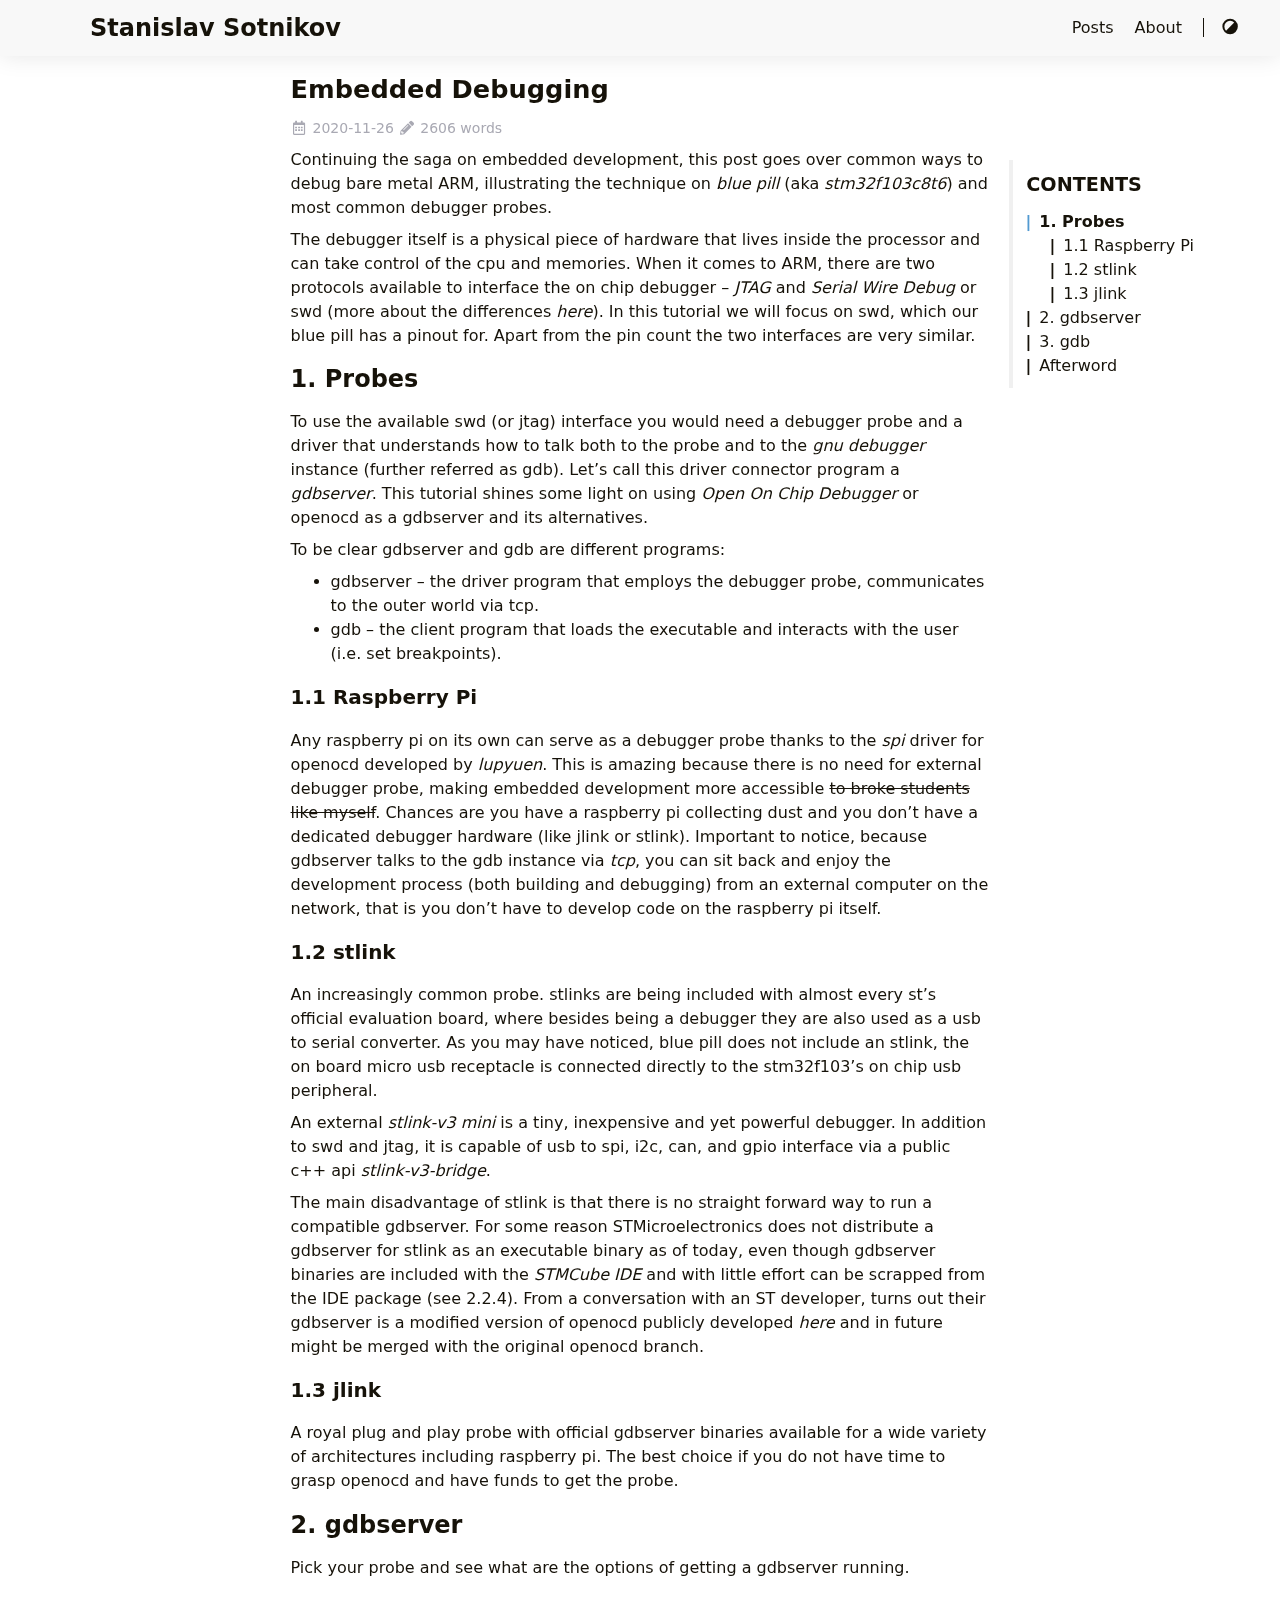
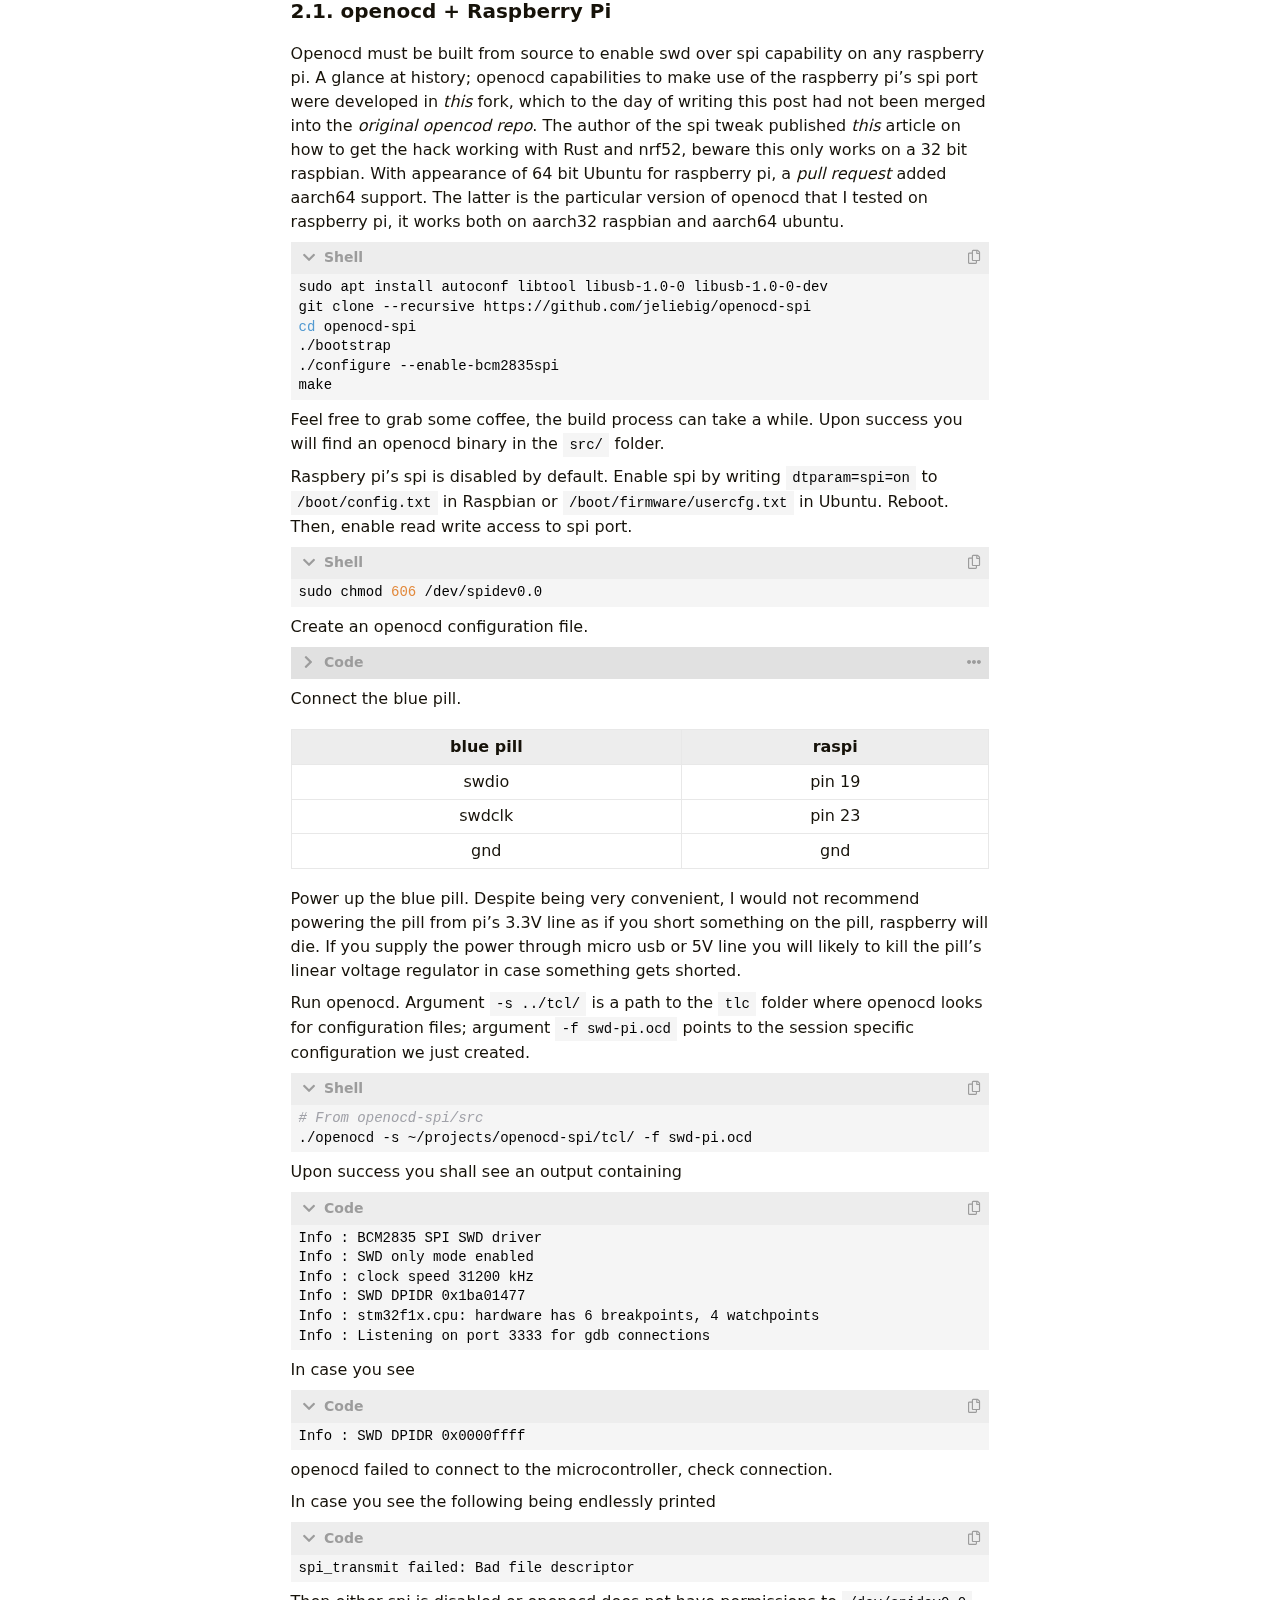
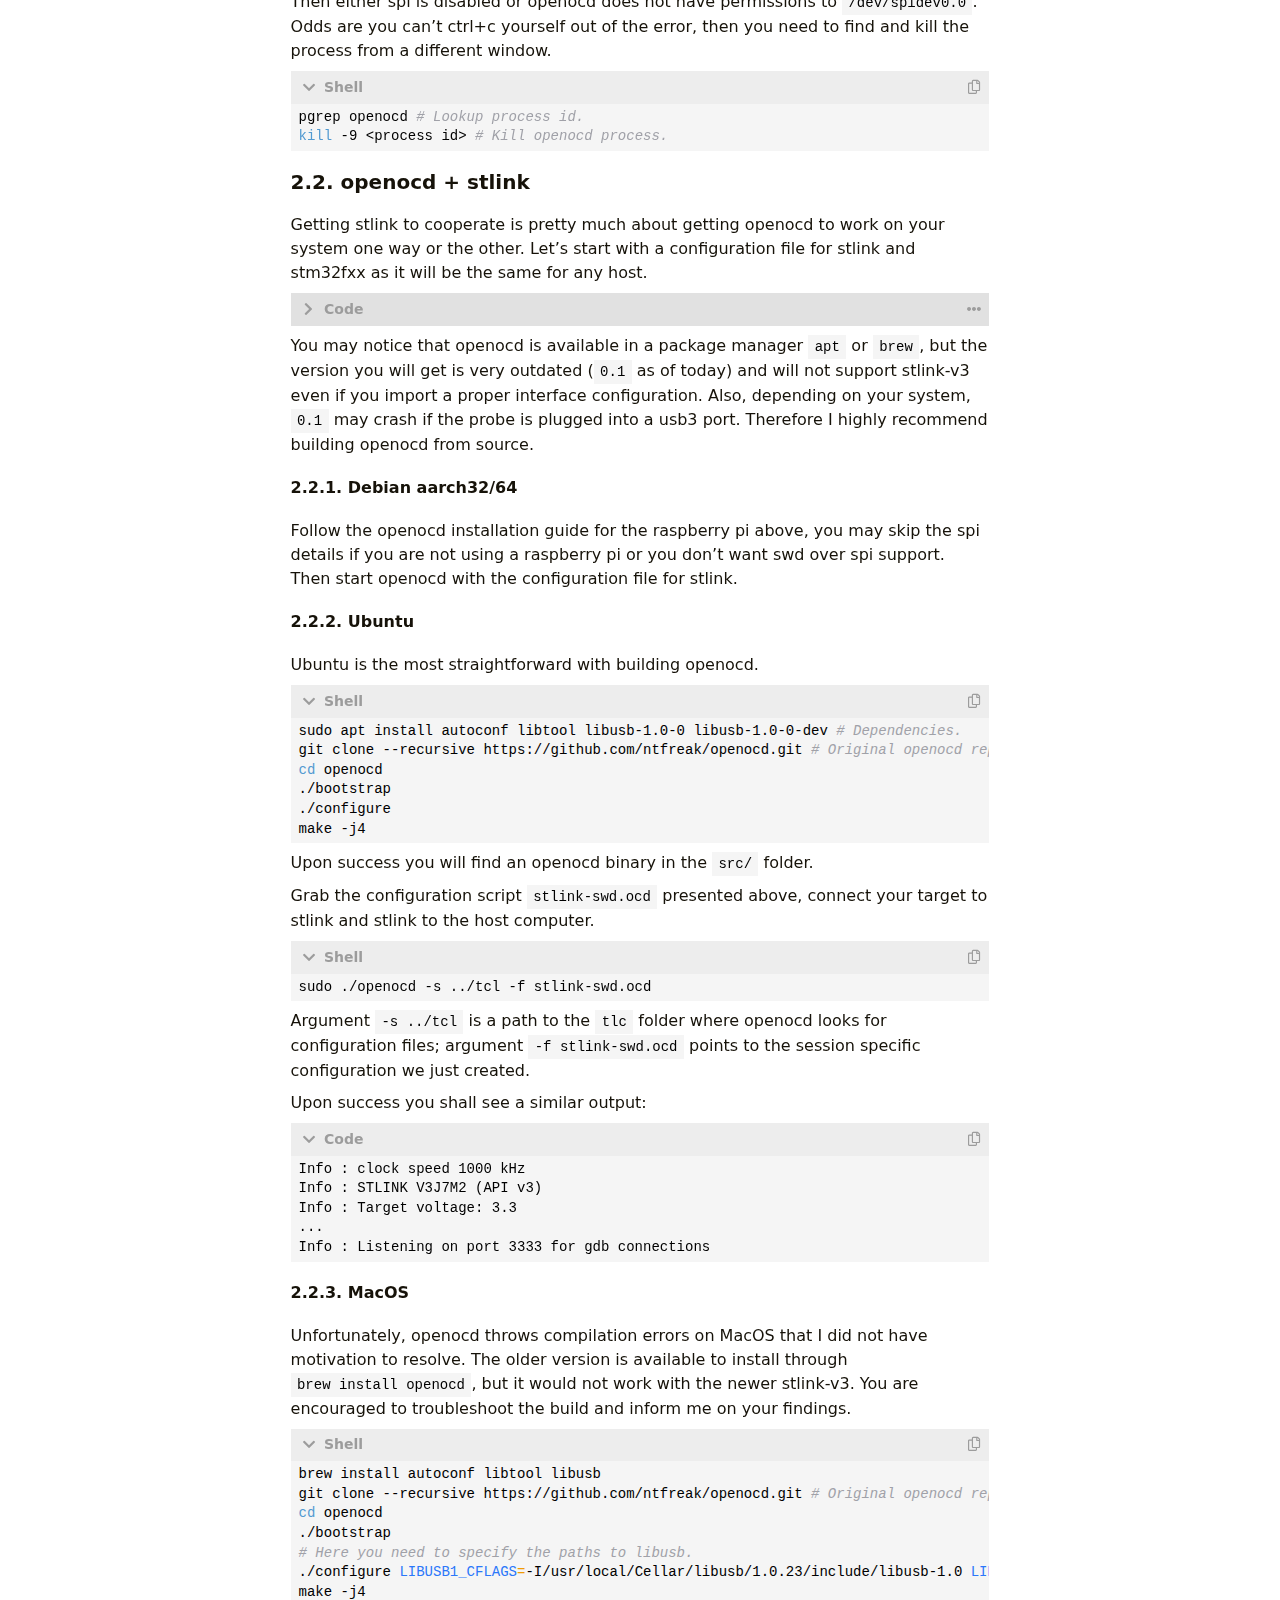
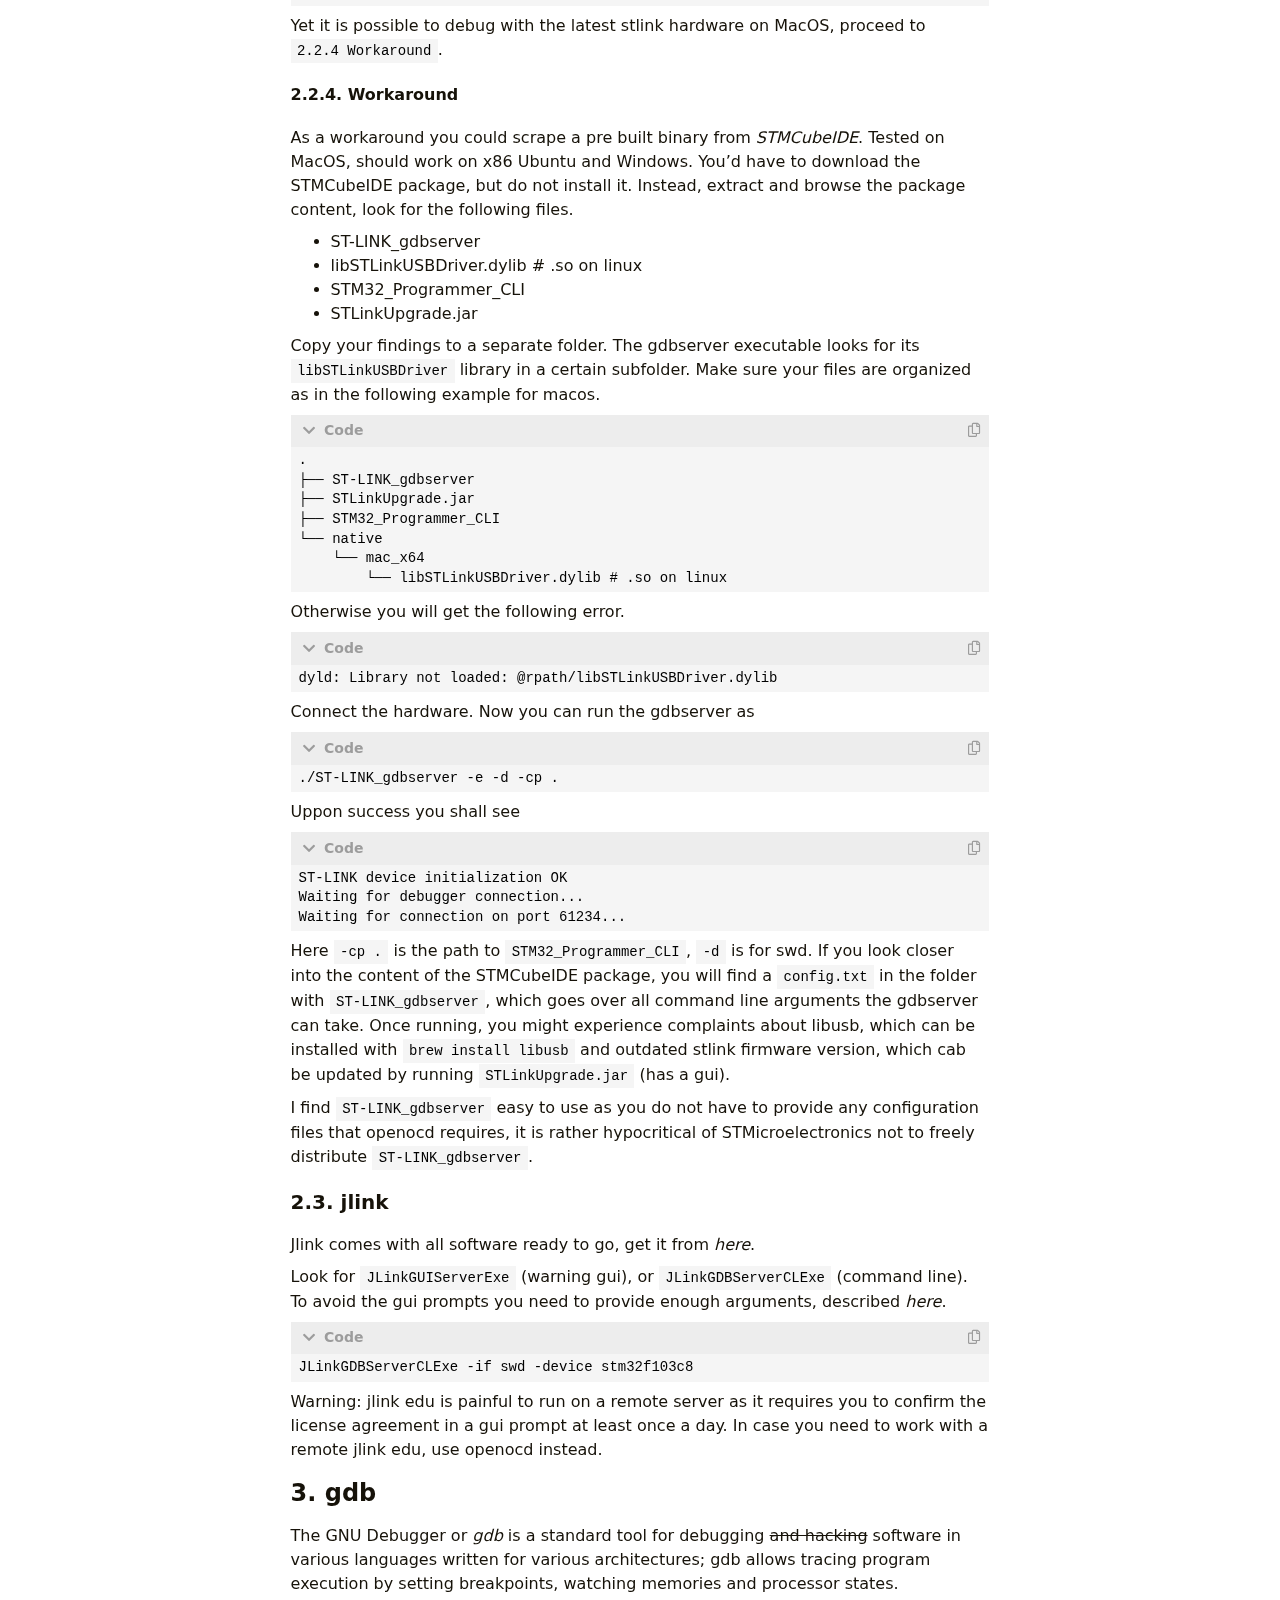
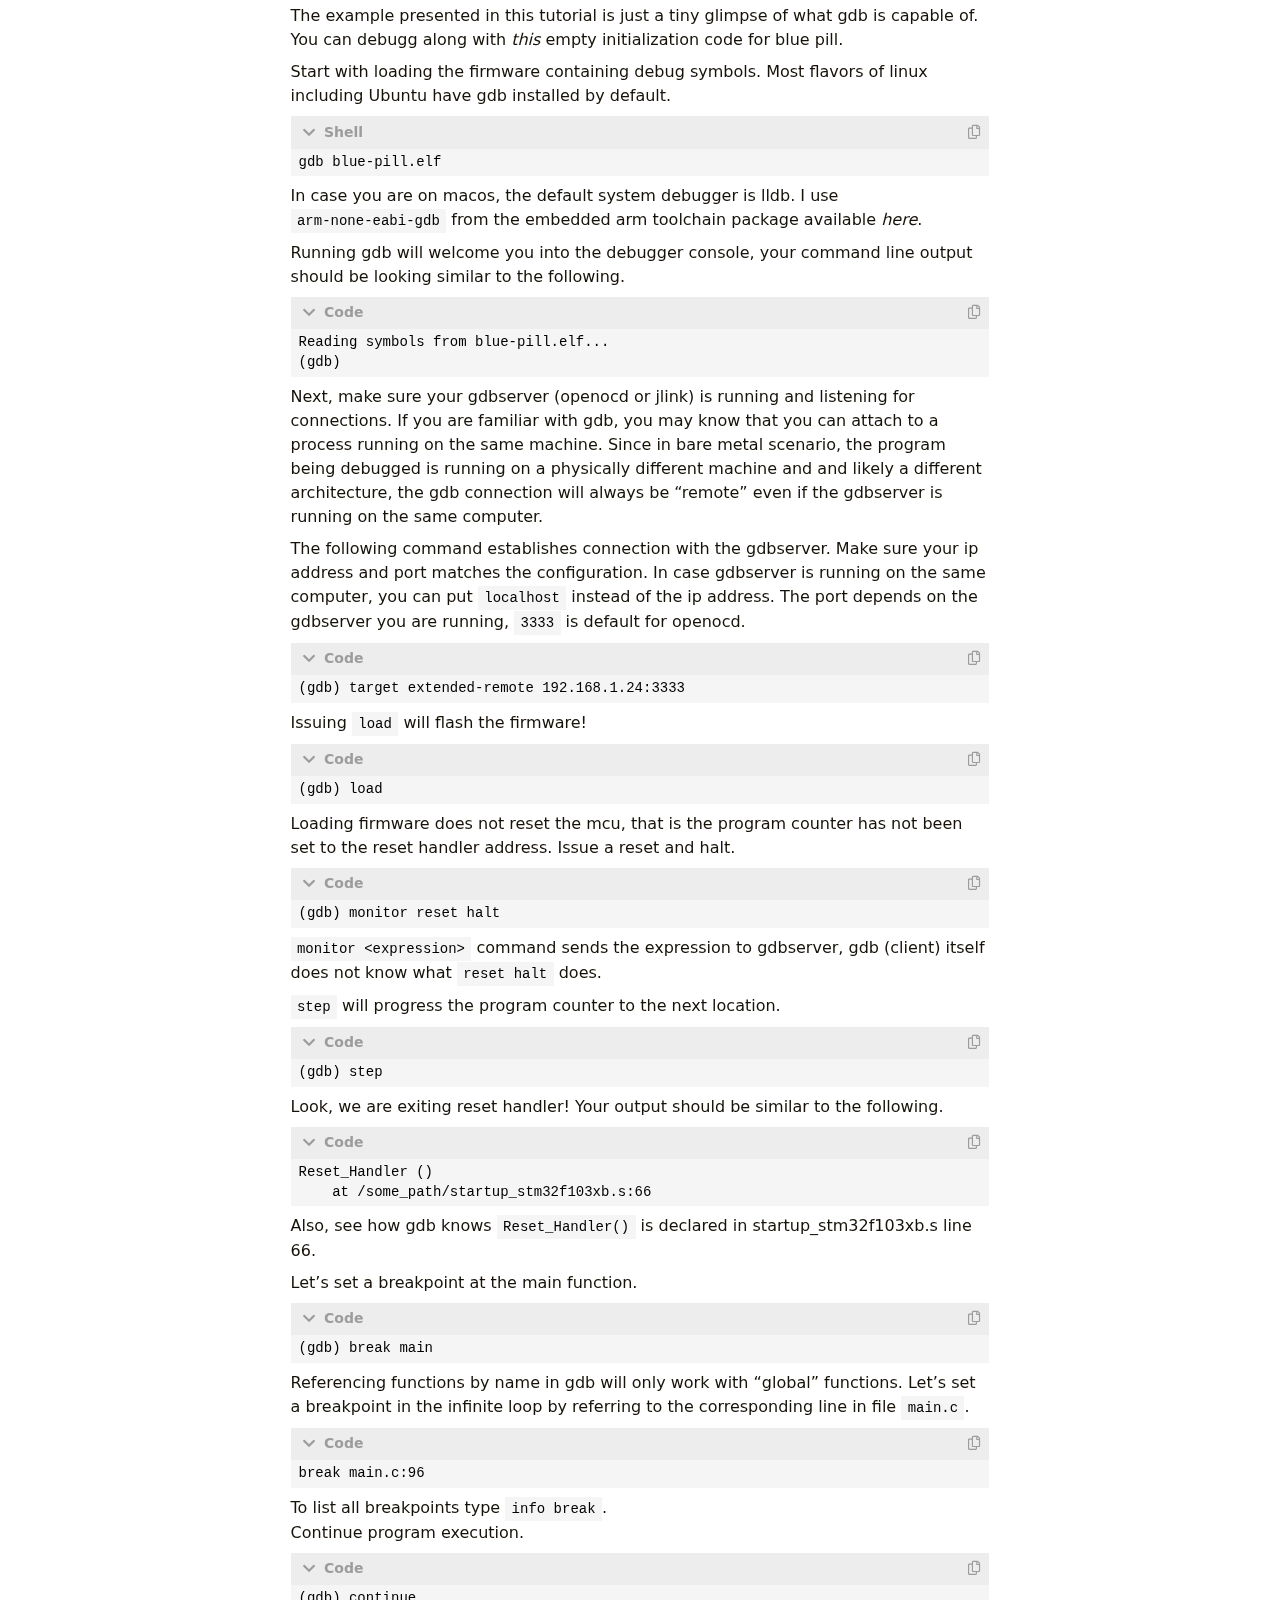
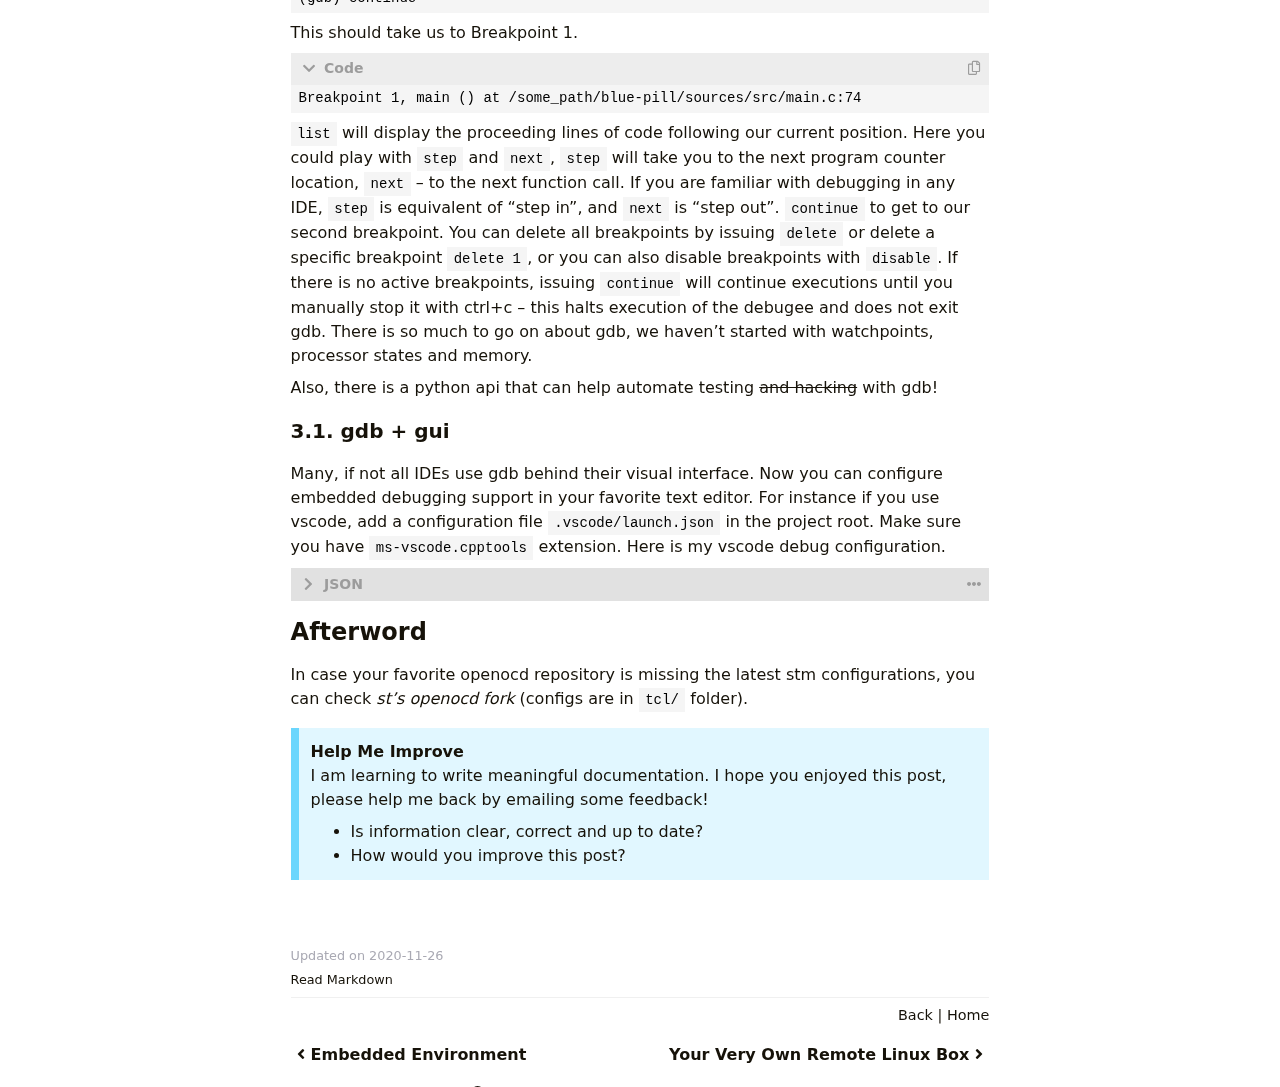
<file: embedded_debugging/index.html>
<!DOCTYPE html>
<html lang="en">
    <head>
        <meta charset="utf-8">
        <meta name="viewport" content="width=device-width, initial-scale=1">
        <meta name="robots" content="noodp" />
        <meta http-equiv="X-UA-Compatible" content="IE=edge, chrome=1">
        <title>Embedded Debugging - Stanislav Sotnikov</title><meta name="Description" content="welcome to stan."><meta property="og:title" content="Embedded Debugging" />
<meta property="og:description" content="Continuing the saga on embedded development, this post goes over common ways to debug bare metal ARM, illustrating the technique on blue pill (aka stm32f103c8t6) and most common debugger probes.
The debugger itself is a physical piece of hardware that lives inside the processor and can take control of the cpu and memories. When it comes to ARM, there are two protocols available to interface the on chip debugger &ndash; JTAG and Serial Wire Debug or swd (more about the differences here)." />
<meta property="og:type" content="article" />
<meta property="og:url" content="https://stansotn.github.io/embedded_debugging/" /><meta property="og:image" content="https://stansotn.github.io/logo.png"/><meta property="article:section" content="posts" />
<meta property="article:published_time" content="2020-11-26T17:00:49-05:00" />
<meta property="article:modified_time" content="2020-11-26T17:00:49-05:00" />

<meta name="twitter:card" content="summary_large_image"/>
<meta name="twitter:image" content="https://stansotn.github.io/logo.png"/>

<meta name="twitter:title" content="Embedded Debugging"/>
<meta name="twitter:description" content="Continuing the saga on embedded development, this post goes over common ways to debug bare metal ARM, illustrating the technique on blue pill (aka stm32f103c8t6) and most common debugger probes.
The debugger itself is a physical piece of hardware that lives inside the processor and can take control of the cpu and memories. When it comes to ARM, there are two protocols available to interface the on chip debugger &ndash; JTAG and Serial Wire Debug or swd (more about the differences here)."/>
<meta name="application-name" content="Stanislav Sotnikov">
<meta name="apple-mobile-web-app-title" content="Stanislav Sotnikov"><meta name="theme-color" content="#ffffff"><meta name="msapplication-TileColor" content="#da532c"><link rel="shortcut icon" type="image/x-icon" href="/favicon.ico" />
        <link rel="icon" type="image/png" sizes="32x32" href="/favicon-32x32.png">
        <link rel="icon" type="image/png" sizes="16x16" href="/favicon-16x16.png"><link rel="apple-touch-icon" sizes="180x180" href="/apple-touch-icon.png"><link rel="mask-icon" href="/safari-pinned-tab.svg" color="#5bbad5"><link rel="manifest" href="/site.webmanifest"><link rel="canonical" href="https://stansotn.github.io/embedded_debugging/" /><link rel="prev" href="https://stansotn.github.io/embedded_environment/" /><link rel="next" href="https://stansotn.github.io/linux_box/" /><link rel="stylesheet" href="/lib/normalize/normalize.min.css"><link rel="stylesheet" href="/css/style.min.css"><link rel="stylesheet" href="/lib/fontawesome-free/all.min.css"><link rel="stylesheet" href="/lib/animate/animate.min.css"><script type="application/ld+json">
    {
        "@context": "http://schema.org",
        "@type": "BlogPosting",
        "headline": "Embedded Debugging",
        "inLanguage": "en",
        "mainEntityOfPage": {
            "@type": "WebPage",
            "@id": "https:\/\/stansotn.github.io\/embedded_debugging\/"
        },"genre": "posts","wordcount":  2606 ,
        "url": "https:\/\/stansotn.github.io\/embedded_debugging\/","datePublished": "2020-11-26T17:00:49-05:00","dateModified": "2020-11-26T17:00:49-05:00","publisher": {
            "@type": "Organization",
            "name": ""},"author": {
                "@type": "Person",
                "name": "Stanislav Sotnikov"
            },"description": ""
    }
    </script></head>
    <body header-desktop="fixed" header-mobile="auto"><script type="text/javascript">(window.localStorage && localStorage.getItem('theme') ? localStorage.getItem('theme') === 'dark' : ('auto' === 'auto' ? window.matchMedia('(prefers-color-scheme: dark)').matches : 'auto' === 'dark')) && document.body.setAttribute('theme', 'dark');</script>

        <div id="mask"></div><div class="wrapper"><header class="desktop" id="header-desktop">
    <div class="header-wrapper">
        <div class="header-title">
            <a href="/" title="Stanislav Sotnikov">Stanislav Sotnikov</a>
        </div>
        <div class="menu">
            <div class="menu-inner"><a class="menu-item" href="/posts/"> Posts </a><a class="menu-item" href="/about/"> About </a><span class="menu-item delimiter"></span><a href="javascript:void(0);" class="menu-item theme-switch" title="Switch Theme">
                    <i class="fas fa-adjust fa-fw"></i>
                </a>
            </div>
        </div>
    </div>
    
    <script async src="https://www.googletagmanager.com/gtag/js?id=G-TZ12BLFVSP"></script>
    <script>
    window.dataLayer = window.dataLayer || [];
    function gtag(){dataLayer.push(arguments);}
    gtag('js', new Date());

    gtag('config', 'G-TZ12BLFVSP');
    </script>
</header><header class="mobile" id="header-mobile">
    <div class="header-container">
        <div class="header-wrapper">
            <div class="header-title">
                <a href="/" title="Stanislav Sotnikov">Stanislav Sotnikov</a>
            </div>
            <div class="menu-toggle" id="menu-toggle-mobile">
                <span></span><span></span><span></span>
            </div>
        </div>
        <div class="menu" id="menu-mobile"><a class="menu-item" href="/posts/" title="">Posts</a><a class="menu-item" href="/about/" title="">About</a><a href="javascript:void(0);" class="menu-item theme-switch" title="Switch Theme">
                <i class="fas fa-adjust fa-fw"></i>
            </a></div>
    </div>
    
    <script async src="https://www.googletagmanager.com/gtag/js?id=G-TZ12BLFVSP"></script>
    <script>
    window.dataLayer = window.dataLayer || [];
    function gtag(){dataLayer.push(arguments);}
    gtag('js', new Date());

    gtag('config', 'G-TZ12BLFVSP');
    </script>
</header>
<div class="search-dropdown desktop">
    <div id="search-dropdown-desktop"></div>
</div>
<div class="search-dropdown mobile">
    <div id="search-dropdown-mobile"></div>
</div>
<main class="main">
                <div class="container"><div class="toc" id="toc-auto">
            <h2 class="toc-title">Contents</h2>
            <div class="toc-content" id="toc-content-auto"></div>
        </div><article class="page single"><h1 class="single-title">Embedded Debugging</h1><div class="post-meta">
            <div class="post-meta-line"></div>
            <div class="post-meta-line"><i class="far fa-calendar-alt fa-fw"></i>&nbsp;<time datetime="2020-11-26">2020-11-26</time>&nbsp;<i class="fas fa-pencil-alt fa-fw"></i>&nbsp;2606 words&nbsp;</div>
        </div><div class="details toc" id="toc-static"  kept="">
                <div class="details-summary toc-title">
                    <span>Contents</span>
                    <span><i class="details-icon fas fa-angle-right"></i></span>
                </div>
                <div class="details-content toc-content" id="toc-content-static"><nav id="TableOfContents">
  <ul>
    <li><a href="#1-probes">1. Probes</a>
      <ul>
        <li><a href="#11-raspberry-pi">1.1 Raspberry Pi</a></li>
        <li><a href="#12-stlink">1.2 stlink</a></li>
        <li><a href="#13-jlink">1.3 jlink</a></li>
      </ul>
    </li>
    <li><a href="#2-gdbserver">2. gdbserver</a>
      <ul>
        <li><a href="#21-openocd--raspberry-pi">2.1. openocd + Raspberry Pi</a></li>
        <li><a href="#22-openocd--stlink">2.2. openocd + stlink</a>
          <ul>
            <li><a href="#221-debian-aarch3264">2.2.1. Debian aarch32/64</a></li>
            <li><a href="#222-ubuntu">2.2.2. Ubuntu</a></li>
            <li><a href="#223-macos">2.2.3. MacOS</a></li>
            <li><a href="#224-workaround">2.2.4. Workaround</a></li>
          </ul>
        </li>
        <li><a href="#23-jlink">2.3. jlink</a></li>
      </ul>
    </li>
    <li><a href="#3-gdb">3. gdb</a>
      <ul>
        <li><a href="#31-gdb--gui">3.1. gdb + gui</a></li>
      </ul>
    </li>
    <li><a href="#afterword">Afterword</a></li>
  </ul>
</nav></div>
            </div><div class="content" id="content"><p>Continuing the saga on embedded development, this post goes over common ways to debug bare metal ARM, illustrating the technique on <a href="https://hackaday.com/2017/03/30/the-2-32-bit-arduino-with-debugging/" target="_blank" rel="noopener noreffer"><em>blue pill</em></a> (aka <a href="https://www.st.com/en/microcontrollers-microprocessors/stm32f103c8.html" target="_blank" rel="noopener noreffer"><em>stm32f103c8t6</em></a>) and most common debugger probes.</p>
<p>The debugger itself is a physical piece of hardware that lives inside the processor and can take control of the cpu and memories. When it comes to ARM, there are two protocols available to interface the on chip debugger &ndash; <a href="https://en.wikipedia.org/wiki/JTAG" target="_blank" rel="noopener noreffer"><em>JTAG</em></a> and <a href="https://developer.arm.com/architectures/cpu-architecture/debug-visibility-and-trace/coresight-architecture/serial-wire-debug" target="_blank" rel="noopener noreffer"><em>Serial Wire Debug</em></a> or swd (more about the differences <a href="https://electronics.stackexchange.com/questions/53571/jtag-vs-swd-debugging" target="_blank" rel="noopener noreffer"><em>here</em></a>). In this tutorial we will focus on swd, which our blue pill has a pinout for. Apart from the pin count the two interfaces are very similar.</p>
<h2 id="1-probes">1. Probes</h2>
<p>To use the available swd (or jtag) interface you would need a debugger probe and a driver that understands how to talk both to the probe and to the <a href="https://en.wikipedia.org/wiki/GNU_Debugger" target="_blank" rel="noopener noreffer"><em>gnu debugger</em></a> instance (further referred as gdb). Let&rsquo;s call this driver connector program a <a href="https://en.wikipedia.org/wiki/Gdbserver" target="_blank" rel="noopener noreffer"><em>gdbserver</em></a>. This tutorial shines some light on using <a href="https://github.com/ntfreak/openocd" target="_blank" rel="noopener noreffer"><em>Open On Chip Debugger</em></a> or openocd as a gdbserver and its alternatives.</p>
<p>To be clear gdbserver and gdb are different programs:</p>
<ul>
<li>gdbserver &ndash; the driver program that employs the debugger probe, communicates to the outer world via tcp.</li>
<li>gdb &ndash; the client program that loads the executable and interacts with the user (i.e. set breakpoints).</li>
</ul>
<h3 id="11-raspberry-pi">1.1 Raspberry Pi</h3>
<p>Any raspberry pi on its own can serve as a debugger probe thanks to the <a href="https://en.wikipedia.org/wiki/Serial_Peripheral_Interface" target="_blank" rel="noopener noreffer"><em>spi</em></a> driver for openocd developed by <a href="https://github.com/lupyuen/openocd-spi" target="_blank" rel="noopener noreffer"><em>lupyuen</em></a>. This is amazing because there is no need for external debugger probe, making embedded development more accessible <del>to broke students like myself</del>. Chances are you have a raspberry pi collecting dust and you don&rsquo;t have a dedicated debugger hardware (like jlink or stlink). Important to notice, because gdbserver talks to the gdb instance via <a href="https://en.wikipedia.org/wiki/Transmission_Control_Protocol" target="_blank" rel="noopener noreffer"><em>tcp</em></a>, you can sit back and enjoy the development process (both building and debugging) from an external computer on the network, that is you don&rsquo;t have to develop code on the raspberry pi itself.</p>
<h3 id="12-stlink">1.2 stlink</h3>
<p>An increasingly common probe. stlinks are being included with almost every st&rsquo;s official evaluation board, where besides being a debugger they are also used as a usb to serial converter. As you may have noticed, blue pill does not include an stlink, the on board micro usb receptacle is connected directly to the stm32f103&rsquo;s on chip usb peripheral.</p>
<p>An external <a href="https://www.st.com/en/development-tools/stlink-v3mini.html" target="_blank" rel="noopener noreffer"><em>stlink-v3 mini</em></a> is a tiny, inexpensive and yet powerful debugger. In addition to swd and jtag, it is capable of usb to spi, i2c, can, and gpio interface via a public c++ api <a href="https://www.st.com/en/development-tools/stlink-v3-bridge.html" target="_blank" rel="noopener noreffer"><em>stlink-v3-bridge</em></a>.</p>
<p>The main disadvantage of stlink is that there is no straight forward way to run a compatible gdbserver. For some reason STMicroelectronics does not distribute a gdbserver for stlink as an executable binary as of today, even though gdbserver binaries are included with the <a href="https://www.st.com/en/development-tools/stm32cubeide.html" target="_blank" rel="noopener noreffer"><em>STMCube IDE</em></a> and with little effort can be scrapped from the IDE package (see 2.2.4). From a conversation with an ST developer, turns out their gdbserver is a modified version of openocd publicly developed <a href="https://github.com/STMicroelectronics/OpenOCD" target="_blank" rel="noopener noreffer"><em>here</em></a> and in future might be merged with the original openocd branch.</p>
<h3 id="13-jlink">1.3 jlink</h3>
<p>A royal plug and play probe with official gdbserver binaries available for a wide variety of architectures including raspberry pi. The best choice if you do not have time to grasp openocd and have funds to get the probe.</p>
<h2 id="2-gdbserver">2. gdbserver</h2>
<p>Pick your probe and see what are the options of getting a gdbserver running.</p>
<h3 id="21-openocd--raspberry-pi">2.1. openocd + Raspberry Pi</h3>
<p>Openocd must be built from source to enable swd over spi capability on any raspberry pi. A glance at history; openocd capabilities to make use of the raspberry pi&rsquo;s spi port were developed in <a href="https://github.com/lupyuen/openocd-spi" target="_blank" rel="noopener noreffer"><em>this</em></a> fork, which to the day of writing this post had not been merged into the <a href="https://github.com/ntfreak/openocd" target="_blank" rel="noopener noreffer"><em>original opencod repo</em></a>. The author of the spi tweak published <a href="https://medium.com/@ly.lee/openocd-on-raspberry-pi-better-with-swd-on-spi-7dea9caeb590" target="_blank" rel="noopener noreffer"><em>this</em></a> article on how to get the hack working with Rust and nrf52, beware this only works on a 32 bit raspbian. With appearance of 64 bit Ubuntu for raspberry pi, a <a href="https://github.com/lupyuen/openocd-spi/pull/2" target="_blank" rel="noopener noreffer"><em>pull request</em></a> added aarch64 support. The latter is the particular version of openocd that I tested on raspberry pi, it works both on aarch32 raspbian and aarch64 ubuntu.</p>
<div class="highlight"><pre tabindex="0" class="chroma"><code class="language-shell" data-lang="shell">sudo apt install autoconf libtool libusb-1.0-0 libusb-1.0-0-dev
git clone --recursive https://github.com/jeliebig/openocd-spi
<span class="nb">cd</span> openocd-spi
./bootstrap
./configure --enable-bcm2835spi
make
</code></pre></div><p>Feel free to grab some coffee, the build process can take a while. Upon success you will find an openocd binary in the <code>src/</code> folder.</p>
<p>Raspbery pi&rsquo;s spi is disabled by default. Enable spi by writing <code>dtparam=spi=on</code> to <code>/boot/config.txt</code> in Raspbian or <code>/boot/firmware/usercfg.txt</code> in Ubuntu. Reboot. Then, enable read write access to spi port.</p>
<div class="highlight"><pre tabindex="0" class="chroma"><code class="language-shell" data-lang="shell">sudo chmod <span class="m">606</span> /dev/spidev0.0
</code></pre></div><p>Create an openocd configuration file.</p>
<div class="highlight"><pre tabindex="0" class="chroma"><code class="language-fallback" data-lang="fallback"># file: swd-pi.ocd
# OpenOCD script for using Raspberry Pi as SWD Programmer for stm32f1x

# Select the Broadcom SPI interface for Raspberry Pi (SWD transport)
interface bcm2835spi

# Set the SPI speed in kHz
bcm2835spi_speed 31200  # 31.2 MHz

# Select stm32f1xx as target
source [find target/stm32f1x.cfg]

# Open gdbserver to the network.
bindto 0.0.0.0
</code></pre></div><p>Connect the blue pill.</p>
<table>
<thead>
<tr>
<th style="text-align:center">blue pill</th>
<th style="text-align:center">raspi</th>
</tr>
</thead>
<tbody>
<tr>
<td style="text-align:center">swdio</td>
<td style="text-align:center">pin 19</td>
</tr>
<tr>
<td style="text-align:center">swdclk</td>
<td style="text-align:center">pin 23</td>
</tr>
<tr>
<td style="text-align:center">gnd</td>
<td style="text-align:center">gnd</td>
</tr>
</tbody>
</table>
<p>Power up the blue pill. Despite being very convenient, I would not recommend powering the pill from pi&rsquo;s 3.3V line as if you short something on the pill, raspberry will die. If you supply the power through micro usb or 5V line you will likely to kill the pill&rsquo;s linear voltage regulator in case something gets shorted.</p>
<p>Run openocd. Argument <code>-s ../tcl/</code> is a path to the <code>tlc</code> folder where openocd looks for configuration files; argument <code>-f swd-pi.ocd</code> points to the session specific configuration we just created.</p>
<div class="highlight"><pre tabindex="0" class="chroma"><code class="language-shell" data-lang="shell"><span class="c1"># From openocd-spi/src</span>
./openocd -s ~/projects/openocd-spi/tcl/ -f swd-pi.ocd
</code></pre></div><p>Upon success you shall see an output containing</p>
<div class="highlight"><pre tabindex="0" class="chroma"><code class="language-fallback" data-lang="fallback">Info : BCM2835 SPI SWD driver
Info : SWD only mode enabled
Info : clock speed 31200 kHz
Info : SWD DPIDR 0x1ba01477
Info : stm32f1x.cpu: hardware has 6 breakpoints, 4 watchpoints
Info : Listening on port 3333 for gdb connections
</code></pre></div><p>In case you see</p>
<div class="highlight"><pre tabindex="0" class="chroma"><code class="language-fallback" data-lang="fallback">Info : SWD DPIDR 0x0000ffff
</code></pre></div><p>openocd failed to connect to the microcontroller, check connection.</p>
<p>In case you see the following being endlessly printed</p>
<div class="highlight"><pre tabindex="0" class="chroma"><code class="language-fallback" data-lang="fallback">spi_transmit failed: Bad file descriptor
</code></pre></div><p>Then either spi is disabled or openocd does not have permissions to <code>/dev/spidev0.0</code>. Odds are you can&rsquo;t ctrl+c yourself out of the error, then you need to find and kill the process from a different window.</p>
<div class="highlight"><pre tabindex="0" class="chroma"><code class="language-shell" data-lang="shell">pgrep openocd <span class="c1"># Lookup process id.</span>
<span class="nb">kill</span> -9 &lt;process id&gt; <span class="c1"># Kill openocd process.</span>
</code></pre></div><h3 id="22-openocd--stlink">2.2. openocd + stlink</h3>
<p>Getting stlink to cooperate is pretty much about getting openocd to work on your system one way or the other. Let&rsquo;s start with a configuration file for stlink and stm32fxx as it will be the same for any host.</p>
<div class="highlight"><pre tabindex="0" class="chroma"><code class="language-fallback" data-lang="fallback"># file: stlink-swd.ocd

# Select stlink probe
source [find interface/stlink.cfg]

# Select stm32f1xx as target
source [find target/stm32f1x.cfg]

# Select swd 
transport select hla_swd

# Open gdbserver to the network.
bindto 0.0.0.0
</code></pre></div><p>You may notice that openocd is available in a package manager <code>apt</code> or <code>brew</code>, but the version you will get is very outdated (<code>0.1</code> as of today) and will not support stlink-v3 even if you import a proper interface configuration. Also, depending on your system, <code>0.1</code> may crash if the probe is plugged into a usb3 port. Therefore I highly recommend building openocd from source.</p>
<h4 id="221-debian-aarch3264">2.2.1. Debian aarch32/64</h4>
<p>Follow the openocd installation guide for the raspberry pi above, you may skip the spi details if you are not using a raspberry pi or you don&rsquo;t want swd over spi support. Then start openocd with the configuration file for stlink.</p>
<h4 id="222-ubuntu">2.2.2. Ubuntu</h4>
<p>Ubuntu is the most straightforward with building openocd.</p>
<div class="highlight"><pre tabindex="0" class="chroma"><code class="language-shell" data-lang="shell">sudo apt install autoconf libtool libusb-1.0-0 libusb-1.0-0-dev <span class="c1"># Dependencies.</span>
git clone --recursive https://github.com/ntfreak/openocd.git <span class="c1"># Original openocd repo.</span>
<span class="nb">cd</span> openocd
./bootstrap
./configure
make -j4
</code></pre></div><p>Upon success you will find an openocd binary in the <code>src/</code> folder.</p>
<p>Grab the configuration script <code>stlink-swd.ocd</code> presented above, connect your target to stlink and stlink to the host computer.</p>
<div class="highlight"><pre tabindex="0" class="chroma"><code class="language-shell" data-lang="shell">sudo ./openocd -s ../tcl -f stlink-swd.ocd
</code></pre></div><p>Argument <code>-s ../tcl</code> is a path to the <code>tlc</code> folder where openocd looks for configuration files; argument <code>-f stlink-swd.ocd</code> points to the session specific configuration we just created.</p>
<p>Upon success you shall see a similar output:</p>
<div class="highlight"><pre tabindex="0" class="chroma"><code class="language-fallback" data-lang="fallback">Info : clock speed 1000 kHz
Info : STLINK V3J7M2 (API v3)
Info : Target voltage: 3.3
...
Info : Listening on port 3333 for gdb connections
</code></pre></div><h4 id="223-macos">2.2.3. MacOS</h4>
<p>Unfortunately, openocd throws compilation errors on MacOS that I did not have motivation to resolve. The older version is available to install through <code>brew install openocd</code>, but it would not work with the newer stlink-v3. You are encouraged to troubleshoot the build and inform me on your findings.</p>
<div class="highlight"><pre tabindex="0" class="chroma"><code class="language-shell" data-lang="shell">brew install autoconf libtool libusb
git clone --recursive https://github.com/ntfreak/openocd.git <span class="c1"># Original openocd repo.</span>
<span class="nb">cd</span> openocd
./bootstrap
<span class="c1"># Here you need to specify the paths to libusb.</span>
./configure <span class="nv">LIBUSB1_CFLAGS</span><span class="o">=</span>-I/usr/local/Cellar/libusb/1.0.23/include/libusb-1.0 <span class="nv">LIBUSB1_LIBS</span><span class="o">=</span>-L/usr/local/Cellar/libusb/1.0.23/lib
make -j4
</code></pre></div><p>Yet it is possible to debug with the latest stlink hardware on MacOS, proceed to <code>2.2.4 Workaround</code>.</p>
<h4 id="224-workaround">2.2.4. Workaround</h4>
<p>As a workaround you could scrape a pre built binary from <a href="https://www.st.com/en/development-tools/stm32cubeide.html" target="_blank" rel="noopener noreffer"><em>STMCubeIDE</em></a>. Tested on MacOS, should work on x86 Ubuntu and Windows. You&rsquo;d have to download the STMCubeIDE package, but do not install it. Instead, extract and browse the package content, look for the following files.</p>
<ul>
<li>ST-LINK_gdbserver</li>
<li>libSTLinkUSBDriver.dylib # .so on linux</li>
<li>STM32_Programmer_CLI</li>
<li>STLinkUpgrade.jar</li>
</ul>
<p>Copy your findings to a separate folder. The gdbserver executable looks for its <code>libSTLinkUSBDriver</code> library in a certain subfolder. Make sure your files are organized as in the following example for macos.</p>
<div class="highlight"><pre tabindex="0" class="chroma"><code class="language-fallback" data-lang="fallback">.
├── ST-LINK_gdbserver
├── STLinkUpgrade.jar
├── STM32_Programmer_CLI
└── native
    └── mac_x64
        └── libSTLinkUSBDriver.dylib # .so on linux
</code></pre></div><p>Otherwise you will get the following error.</p>
<div class="highlight"><pre tabindex="0" class="chroma"><code class="language-fallback" data-lang="fallback">dyld: Library not loaded: @rpath/libSTLinkUSBDriver.dylib
</code></pre></div><p>Connect the hardware. Now you can run the gdbserver as</p>
<div class="highlight"><pre tabindex="0" class="chroma"><code class="language-fallback" data-lang="fallback">./ST-LINK_gdbserver -e -d -cp .
</code></pre></div><p>Uppon success you shall see</p>
<div class="highlight"><pre tabindex="0" class="chroma"><code class="language-fallback" data-lang="fallback">ST-LINK device initialization OK
Waiting for debugger connection...
Waiting for connection on port 61234...
</code></pre></div><p>Here <code>-cp .</code> is the path to <code>STM32_Programmer_CLI</code>, <code>-d</code> is for swd. If you look closer into the content of the STMCubeIDE package, you will find a <code>config.txt</code> in the folder with <code>ST-LINK_gdbserver</code>, which goes over all command line arguments the gdbserver can take. Once running, you might experience complaints about libusb, which can be installed with <code>brew install libusb</code> and outdated stlink firmware version, which cab be updated by running <code>STLinkUpgrade.jar</code> (has a gui).</p>
<p>I find <code>ST-LINK_gdbserver</code> easy to use as you do not have to provide any configuration files that openocd requires, it is rather hypocritical of STMicroelectronics not to freely distribute <code>ST-LINK_gdbserver</code>.</p>
<h3 id="23-jlink">2.3. jlink</h3>
<p>Jlink comes with all software ready to go, get it from <a href="https://www.segger.com/products/debug-probes/j-link/tools/j-link-gdb-server/about-j-link-gdb-server/" target="_blank" rel="noopener noreffer"><em>here</em></a>.</p>
<p>Look for <code>JLinkGUIServerExe</code> (warning gui), or <code>JLinkGDBServerCLExe</code> (command line). To avoid the gui prompts you need to provide enough arguments, described <a href="https://wiki.segger.com/J-Link_GDB_Server" target="_blank" rel="noopener noreffer"><em>here</em></a>.</p>
<div class="highlight"><pre tabindex="0" class="chroma"><code class="language-fallback" data-lang="fallback">JLinkGDBServerCLExe -if swd -device stm32f103c8
</code></pre></div><p>Warning: jlink edu is painful to run on a remote server as it requires you to confirm the license agreement in a gui prompt at least once a day. In case you need to work with a remote jlink edu, use openocd instead.</p>
<h2 id="3-gdb">3. gdb</h2>
<p>The GNU Debugger or <a href="https://www.gnu.org/software/gdb/" target="_blank" rel="noopener noreffer"><em>gdb</em></a> is a standard tool for debugging <del>and hacking</del> software in various languages written for various architectures; gdb allows tracing program execution by setting breakpoints, watching memories and processor states.</p>
<p>The example presented in this tutorial is just a tiny glimpse of what gdb is capable of. You can debugg along with <a href="https://github.com/stansotn/blue-pill" target="_blank" rel="noopener noreffer"><em>this</em></a> empty initialization code for blue pill.</p>
<p>Start with loading the firmware containing debug symbols. Most flavors of linux including Ubuntu have gdb installed by default.</p>
<div class="highlight"><pre tabindex="0" class="chroma"><code class="language-shell" data-lang="shell">gdb blue-pill.elf
</code></pre></div><p>In case you are on macos, the default system debugger is lldb. I use <code>arm-none-eabi-gdb</code> from the embedded arm toolchain package available <a href="https://developer.arm.com/tools-and-software/open-source-software/developer-tools/gnu-toolchain/gnu-rm/downloads" target="_blank" rel="noopener noreffer"><em>here</em></a>.</p>
<p>Running gdb will welcome you into the debugger console, your command line output should be looking similar to the following.</p>
<div class="highlight"><pre tabindex="0" class="chroma"><code class="language-fallback" data-lang="fallback">Reading symbols from blue-pill.elf...
(gdb)
</code></pre></div><p>Next, make sure your gdbserver (openocd or jlink) is running and listening for connections. If you are familiar with gdb, you may know that you can attach to a process running on the same machine. Since in bare metal scenario, the program being debugged is running on a physically different machine and and likely a different architecture, the gdb connection will always be &ldquo;remote&rdquo; even if the gdbserver is running on the same computer.</p>
<p>The following command establishes connection with the gdbserver. Make sure your ip address and port matches the configuration. In case gdbserver is running on the same computer, you can put <code>localhost</code> instead of the ip address. The port depends on the gdbserver you are running, <code>3333</code> is default for openocd.</p>
<div class="highlight"><pre tabindex="0" class="chroma"><code class="language-fallback" data-lang="fallback">(gdb) target extended-remote 192.168.1.24:3333
</code></pre></div><p>Issuing <code>load</code> will flash the firmware!</p>
<div class="highlight"><pre tabindex="0" class="chroma"><code class="language-fallback" data-lang="fallback">(gdb) load
</code></pre></div><p>Loading firmware does not reset the mcu, that is the program counter has not been set to the reset handler address. Issue a reset and halt.</p>
<div class="highlight"><pre tabindex="0" class="chroma"><code class="language-fallback" data-lang="fallback">(gdb) monitor reset halt
</code></pre></div><p><code>monitor &lt;expression&gt;</code> command sends the expression to gdbserver, gdb (client) itself does not know what <code>reset halt</code> does.</p>
<p><code>step</code> will progress the program counter to the next location.</p>
<div class="highlight"><pre tabindex="0" class="chroma"><code class="language-fallback" data-lang="fallback">(gdb) step
</code></pre></div><p>Look, we are exiting reset handler! Your output should be similar to the following.</p>
<div class="highlight"><pre tabindex="0" class="chroma"><code class="language-fallback" data-lang="fallback">Reset_Handler ()
    at /some_path/startup_stm32f103xb.s:66
</code></pre></div><p>Also, see how gdb knows <code>Reset_Handler()</code> is declared in startup_stm32f103xb.s line 66.</p>
<p>Let&rsquo;s set a breakpoint at the main function.</p>
<div class="highlight"><pre tabindex="0" class="chroma"><code class="language-fallback" data-lang="fallback">(gdb) break main
</code></pre></div><p>Referencing functions by name in gdb will only work with &ldquo;global&rdquo; functions. Let&rsquo;s set a breakpoint in the infinite loop by referring to the corresponding line in file <code>main.c</code>.</p>
<div class="highlight"><pre tabindex="0" class="chroma"><code class="language-fallback" data-lang="fallback">break main.c:96
</code></pre></div><p>To list all breakpoints type <code>info break</code>.<br>
Continue program execution.</p>
<div class="highlight"><pre tabindex="0" class="chroma"><code class="language-fallback" data-lang="fallback">(gdb) continue
</code></pre></div><p>This should take us to Breakpoint 1.</p>
<div class="highlight"><pre tabindex="0" class="chroma"><code class="language-fallback" data-lang="fallback">Breakpoint 1, main () at /some_path/blue-pill/sources/src/main.c:74
</code></pre></div><p><code>list</code> will display the proceeding lines of code following our current position. Here you could play with <code>step</code> and <code>next</code>, <code>step</code> will take you to the next program counter location, <code>next</code> &ndash; to the next function call. If you are familiar with debugging in any IDE, <code>step</code> is equivalent of &ldquo;step in&rdquo;, and <code>next</code> is &ldquo;step out&rdquo;. <code>continue</code> to get to our second breakpoint. You can delete all breakpoints by issuing <code>delete</code> or delete a specific breakpoint <code>delete 1</code>, or you can also disable breakpoints with <code>disable</code>. If there is no active breakpoints, issuing <code>continue</code> will continue executions until you manually stop it with ctrl+c &ndash; this halts execution of the debugee and does not exit gdb. There is so much to go on about gdb, we haven&rsquo;t started with watchpoints, processor states and memory.</p>
<p>Also, there is a python api that can help automate testing <del>and hacking</del> with gdb!</p>
<h3 id="31-gdb--gui">3.1. gdb + gui</h3>
<p>Many, if not all IDEs use gdb behind their visual interface. Now you can configure embedded debugging support in your favorite text editor. For instance if you use vscode, add a configuration file <code>.vscode/launch.json</code> in the project root. Make sure you have <code>ms-vscode.cpptools</code> extension. Here is my vscode debug configuration.</p>
<div class="highlight"><pre tabindex="0" class="chroma"><code class="language-json" data-lang="json"><span class="c1">// file: .vscode/launch.json
</span><span class="c1"></span><span class="p">{</span> 
    <span class="c1">// For more information, visit: https://go.microsoft.com/fwlink/?linkid=830387
</span><span class="c1"></span>    <span class="nt">&#34;configurations&#34;</span><span class="p">:</span> <span class="p">[</span>
        <span class="p">{</span>
            <span class="nt">&#34;name&#34;</span><span class="p">:</span> <span class="s2">&#34;debug&#34;</span><span class="p">,</span>
            <span class="nt">&#34;type&#34;</span><span class="p">:</span> <span class="s2">&#34;cppdbg&#34;</span><span class="p">,</span>
            <span class="nt">&#34;request&#34;</span><span class="p">:</span> <span class="s2">&#34;launch&#34;</span><span class="p">,</span>
            <span class="nt">&#34;program&#34;</span><span class="p">:</span> <span class="s2">&#34;${workspaceRoot}/build/blue-pill.elf&#34;</span><span class="p">,</span>
            <span class="nt">&#34;miDebuggerPath&#34;</span><span class="p">:</span> <span class="s2">&#34;/Applications/ARM/bin/arm-none-eabi-gdb&#34;</span><span class="p">,</span>
            <span class="c1">// &#34;debugServerPath&#34; and &#34;debugServerArgs&#34; are commands to start the gdbserver
</span><span class="c1"></span>            <span class="c1">//&#34;debugServerPath&#34;: &#34;/Applications/SEGGER/JLink_V662/JLinkGDBServerCLExe&#34;,
</span><span class="c1"></span>            <span class="c1">//&#34;debugServerArgs&#34;: &#34;-device stm32l412cb -if swd&#34;,
</span><span class="c1"></span>            <span class="nt">&#34;cwd&#34;</span><span class="p">:</span> <span class="s2">&#34;${workspaceRoot}&#34;</span><span class="p">,</span>
            <span class="nt">&#34;MIMode&#34;</span><span class="p">:</span> <span class="s2">&#34;gdb&#34;</span><span class="p">,</span>
            <span class="nt">&#34;setupCommands&#34;</span><span class="p">:</span> <span class="p">[</span>
                <span class="p">{</span>
                    <span class="nt">&#34;description&#34;</span><span class="p">:</span> <span class="s2">&#34;Connect to gdbserver&#34;</span><span class="p">,</span>
                    <span class="nt">&#34;text&#34;</span><span class="p">:</span> <span class="s2">&#34;target extended-remote 192.168.1.24:3333&#34;</span>
                <span class="p">},</span>
                <span class="p">{</span>
                    <span class="nt">&#34;description&#34;</span><span class="p">:</span> <span class="s2">&#34;load executable&#34;</span><span class="p">,</span>
                    <span class="nt">&#34;text&#34;</span><span class="p">:</span> <span class="s2">&#34;file ${workspaceRoot}/build/blue-pill.elf&#34;</span>
                <span class="p">},</span>
                <span class="p">{</span>
                    <span class="nt">&#34;description&#34;</span><span class="p">:</span> <span class="s2">&#34;Flash Firmware&#34;</span><span class="p">,</span>
                    <span class="nt">&#34;text&#34;</span><span class="p">:</span> <span class="s2">&#34;load&#34;</span>
                <span class="p">},</span>
                <span class="p">{</span>   
                    <span class="nt">&#34;description&#34;</span><span class="p">:</span> <span class="s2">&#34;Reset target&#34;</span><span class="p">,</span>
                    <span class="nt">&#34;text&#34;</span><span class="p">:</span> <span class="s2">&#34;monitor reset halt&#34;</span>
                <span class="p">},</span>
            <span class="p">]</span>
        <span class="p">}</span>
    <span class="p">]</span>
<span class="p">}</span>
</code></pre></div><h2 id="afterword">Afterword</h2>
<p>In case your favorite openocd repository is missing the latest stm configurations, you can check <a href="https://github.com/STMicroelectronics/OpenOCD" target="_blank" rel="noopener noreffer"><em>st&rsquo;s openocd fork</em></a> (configs are in <code>tcl/</code> folder).</p>
<blockquote>
<p><strong>Help Me Improve</strong><br>
I am learning to write meaningful documentation. I hope you enjoyed this post, please help me back by emailing some feedback!</p>
<ul>
<li>Is information clear, correct and up to date?</li>
<li>How would you improve this post?</li>
</ul>
</blockquote>
</div><div class="post-footer" id="post-footer">
    <div class="post-info">
        <div class="post-info-line">
            <div class="post-info-mod">
                <span>Updated on 2020-11-26</span>
            </div>
            <div class="post-info-license"></div>
        </div>
        <div class="post-info-line">
            <div class="post-info-md"><span>
                            <a class="link-to-markdown" href="/embedded_debugging/index.md" target="_blank">Read Markdown</a>
                        </span></div>
            <div class="post-info-share">
                <span></span>
            </div>
        </div>
    </div>

    <div class="post-info-more">
        <section class="post-tags"></section>
        <section>
            <span><a href="javascript:void(0);" onclick="window.history.back();">Back</a></span>&nbsp;|&nbsp;<span><a href="/">Home</a></span>
        </section>
    </div>

    <div class="post-nav"><a href="/embedded_environment/" class="prev" rel="prev" title="Embedded Environment"><i class="fas fa-angle-left fa-fw"></i>Embedded Environment</a>
            <a href="/linux_box/" class="next" rel="next" title="Your Very Own Remote Linux Box">Your Very Own Remote Linux Box<i class="fas fa-angle-right fa-fw"></i></a></div>
</div>
</article></div>
            </main><footer class="footer">
        <div class="footer-container"><div class="footer-line"><i class="far fa-copyright fa-fw"></i><span itemprop="copyrightYear">2020 - 2021</span><span class="author" itemprop="copyrightHolder">&nbsp;<a href="/" target="_blank">Stanislav Sotnikov</a></span>&nbsp;|&nbsp;<span class="license"><a rel="license external nofollow noopener noreffer" href="https://creativecommons.org/licenses/by-nc/4.0/" target="_blank">CC BY-NC 4.0</a></span></div>
        </div>
    </footer></div>

        <div id="fixed-buttons"><a href="#" id="back-to-top" class="fixed-button" title="Back to Top">
                <i class="fas fa-arrow-up fa-fw"></i>
            </a><a href="#" id="view-comments" class="fixed-button" title="View Comments">
                <i class="fas fa-comment fa-fw"></i>
            </a>
        </div><link rel="stylesheet" href="/lib/katex/katex.min.css"><link rel="stylesheet" href="/lib/katex/copy-tex.min.css"><script type="text/javascript" src="/lib/smooth-scroll/smooth-scroll.min.js"></script><script type="text/javascript" src="/lib/lazysizes/lazysizes.min.js"></script><script type="text/javascript" src="/lib/clipboard/clipboard.min.js"></script><script type="text/javascript" src="/lib/katex/katex.min.js"></script><script type="text/javascript" src="/lib/katex/auto-render.min.js"></script><script type="text/javascript" src="/lib/katex/copy-tex.min.js"></script><script type="text/javascript" src="/lib/katex/mhchem.min.js"></script><script type="text/javascript">window.config={"code":{"copyTitle":"Copy to clipboard","maxShownLines":10},"comment":{},"math":{"delimiters":[{"display":true,"left":"$$","right":"$$"},{"display":true,"left":"\\[","right":"\\]"},{"display":false,"left":"$","right":"$"},{"display":false,"left":"\\(","right":"\\)"}],"strict":false}};</script><script type="text/javascript" src="/js/theme.min.js"></script></body>
</html>
</file>
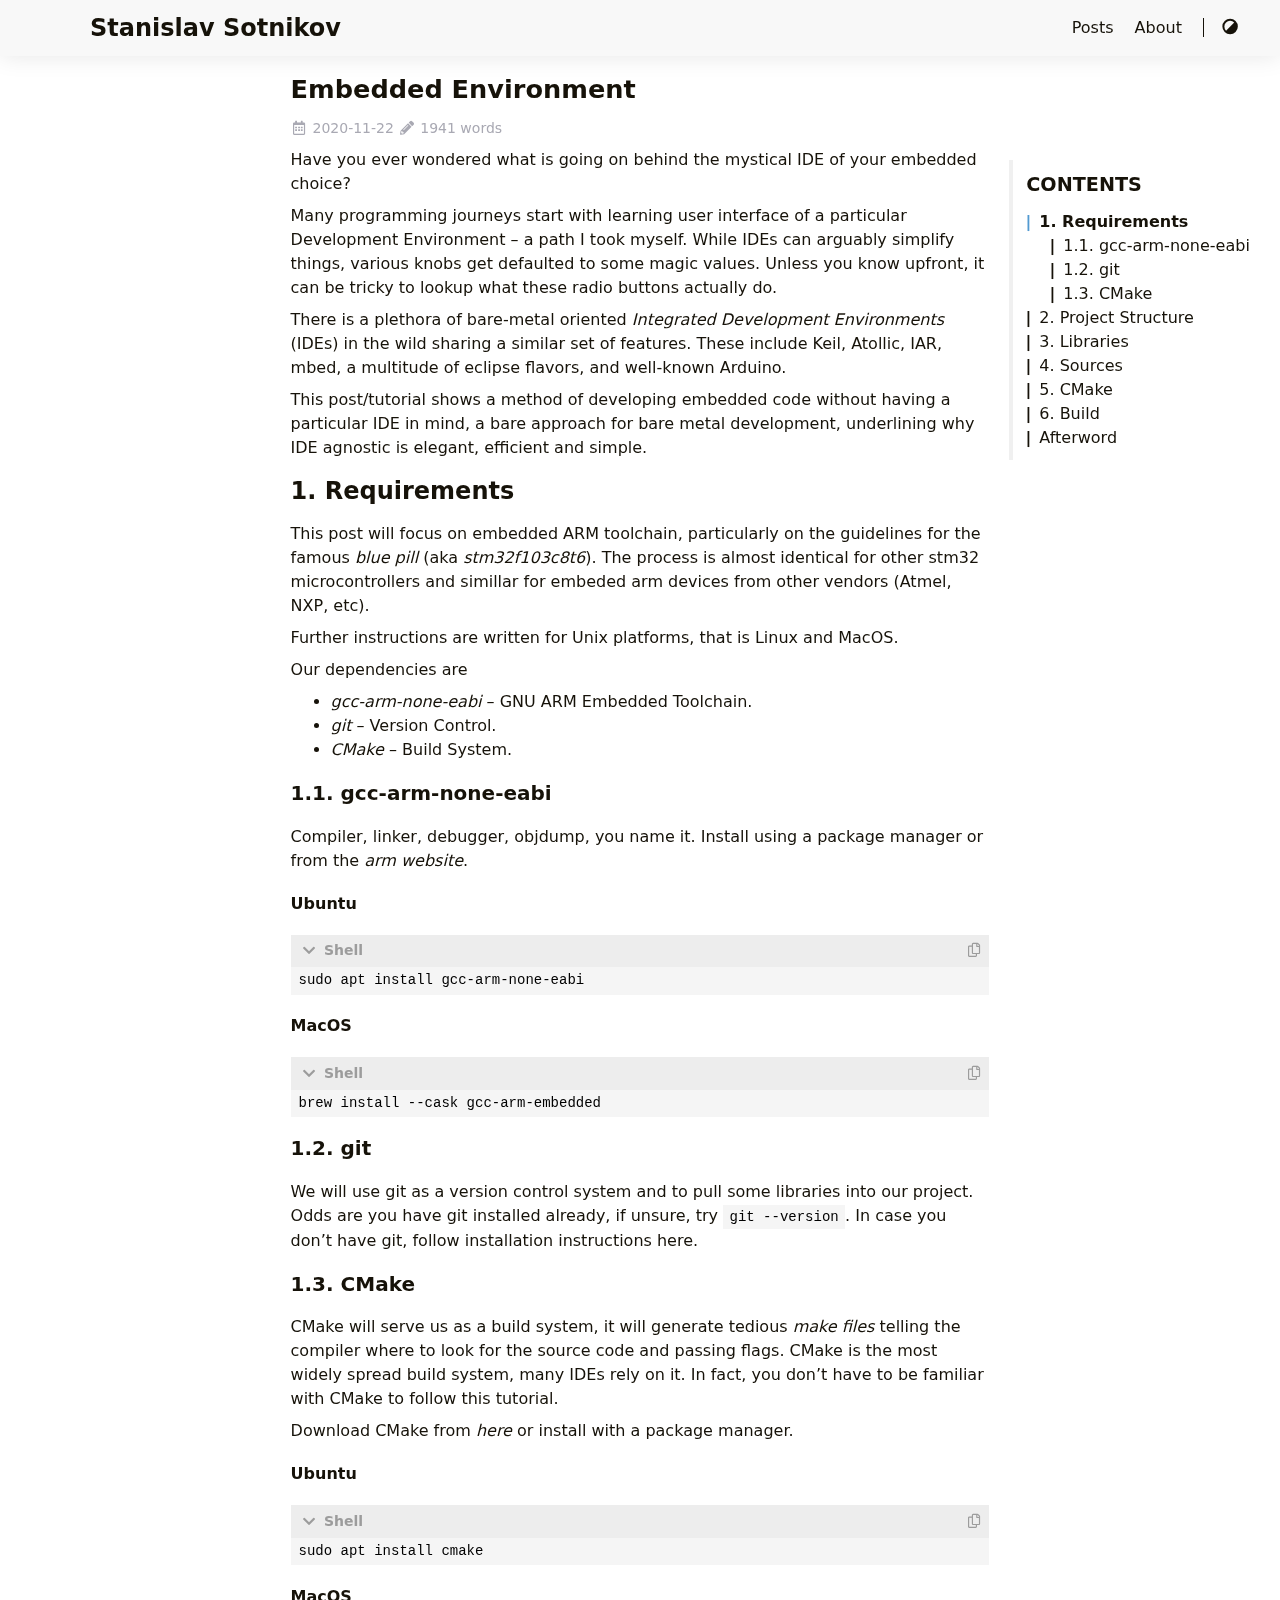
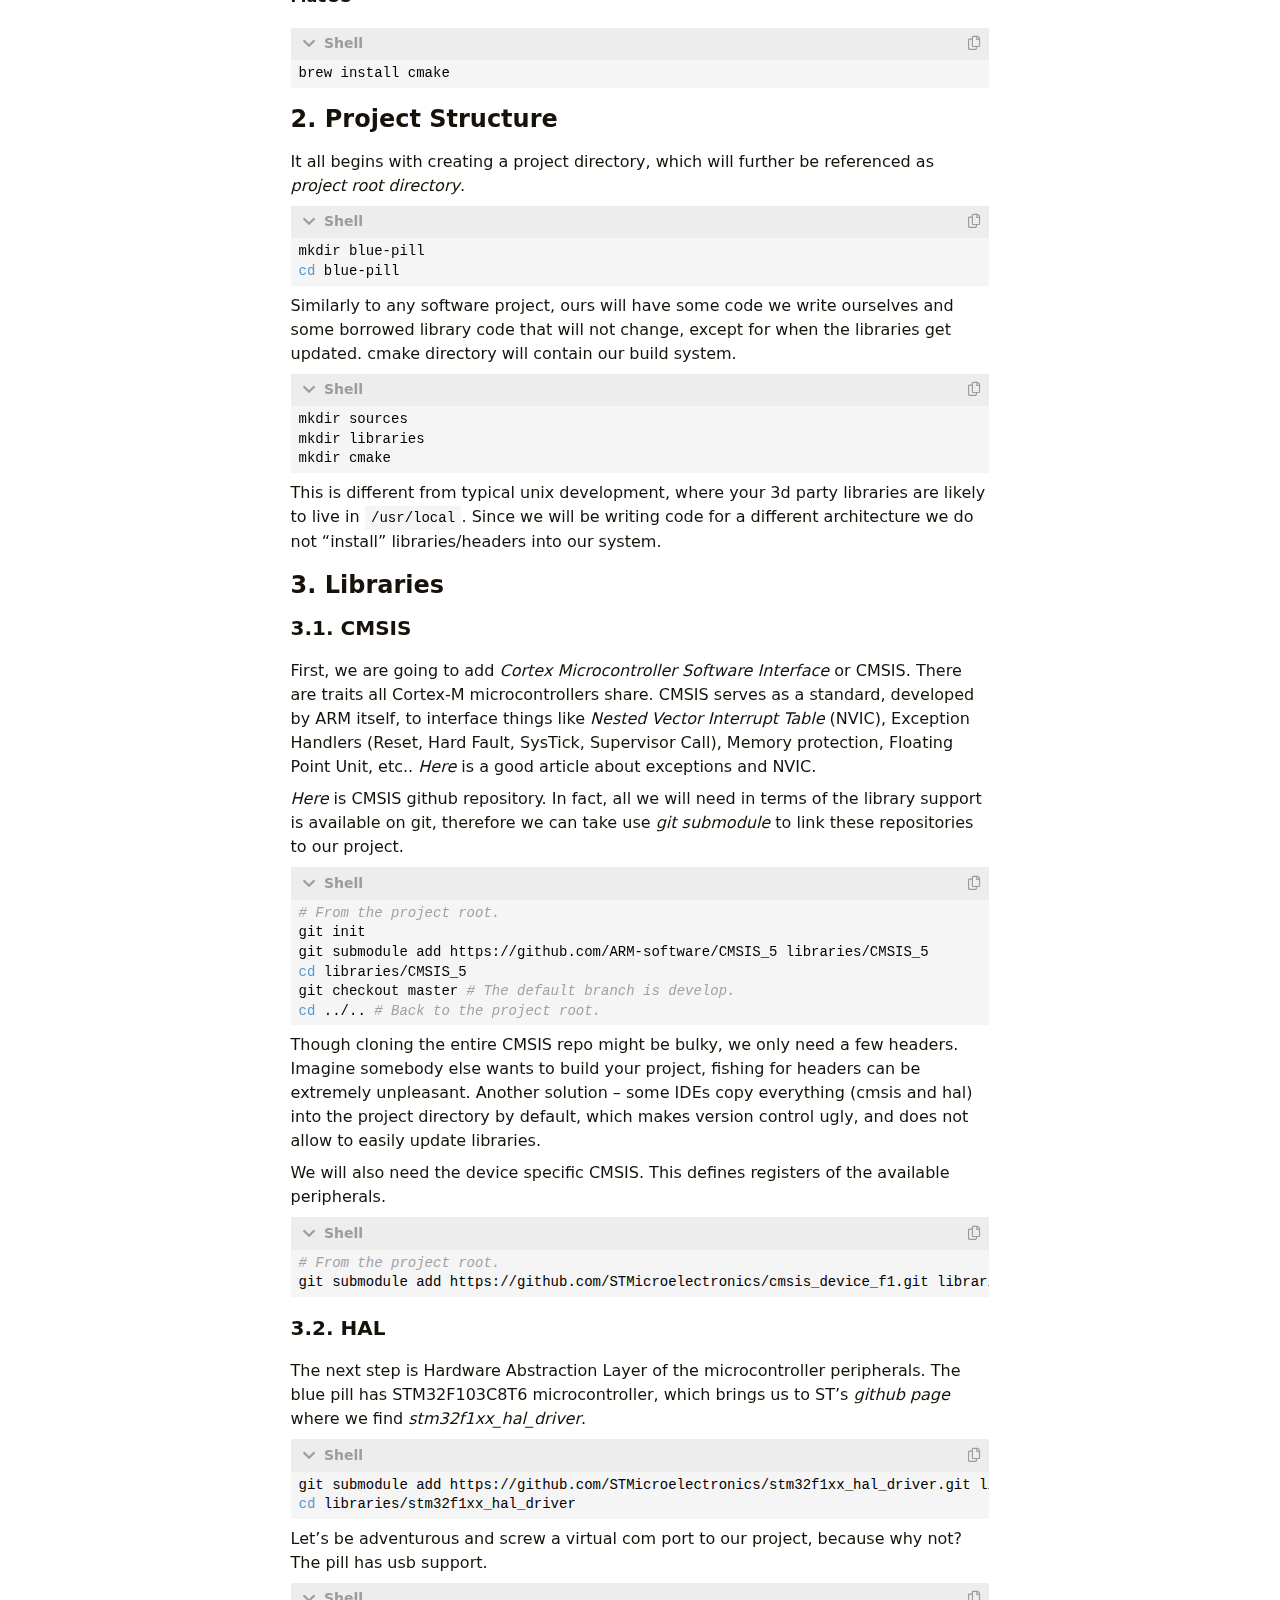
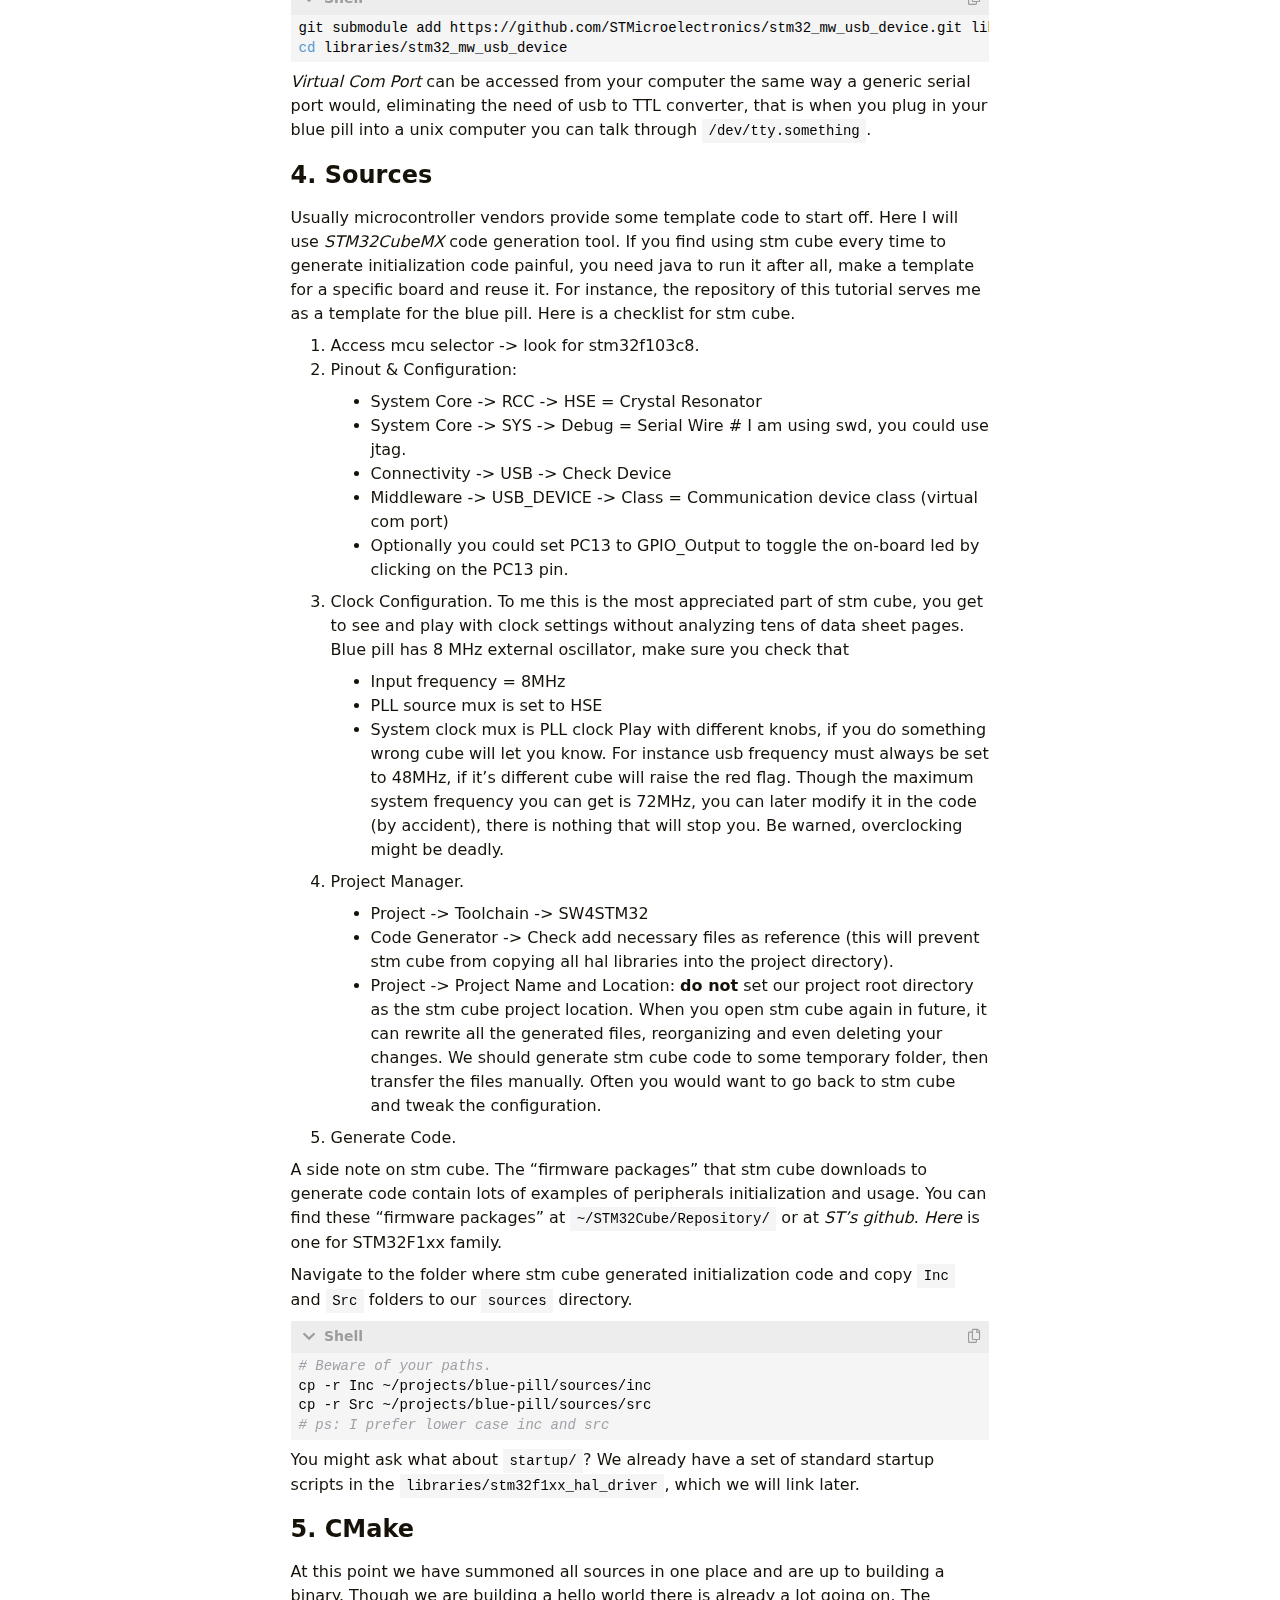
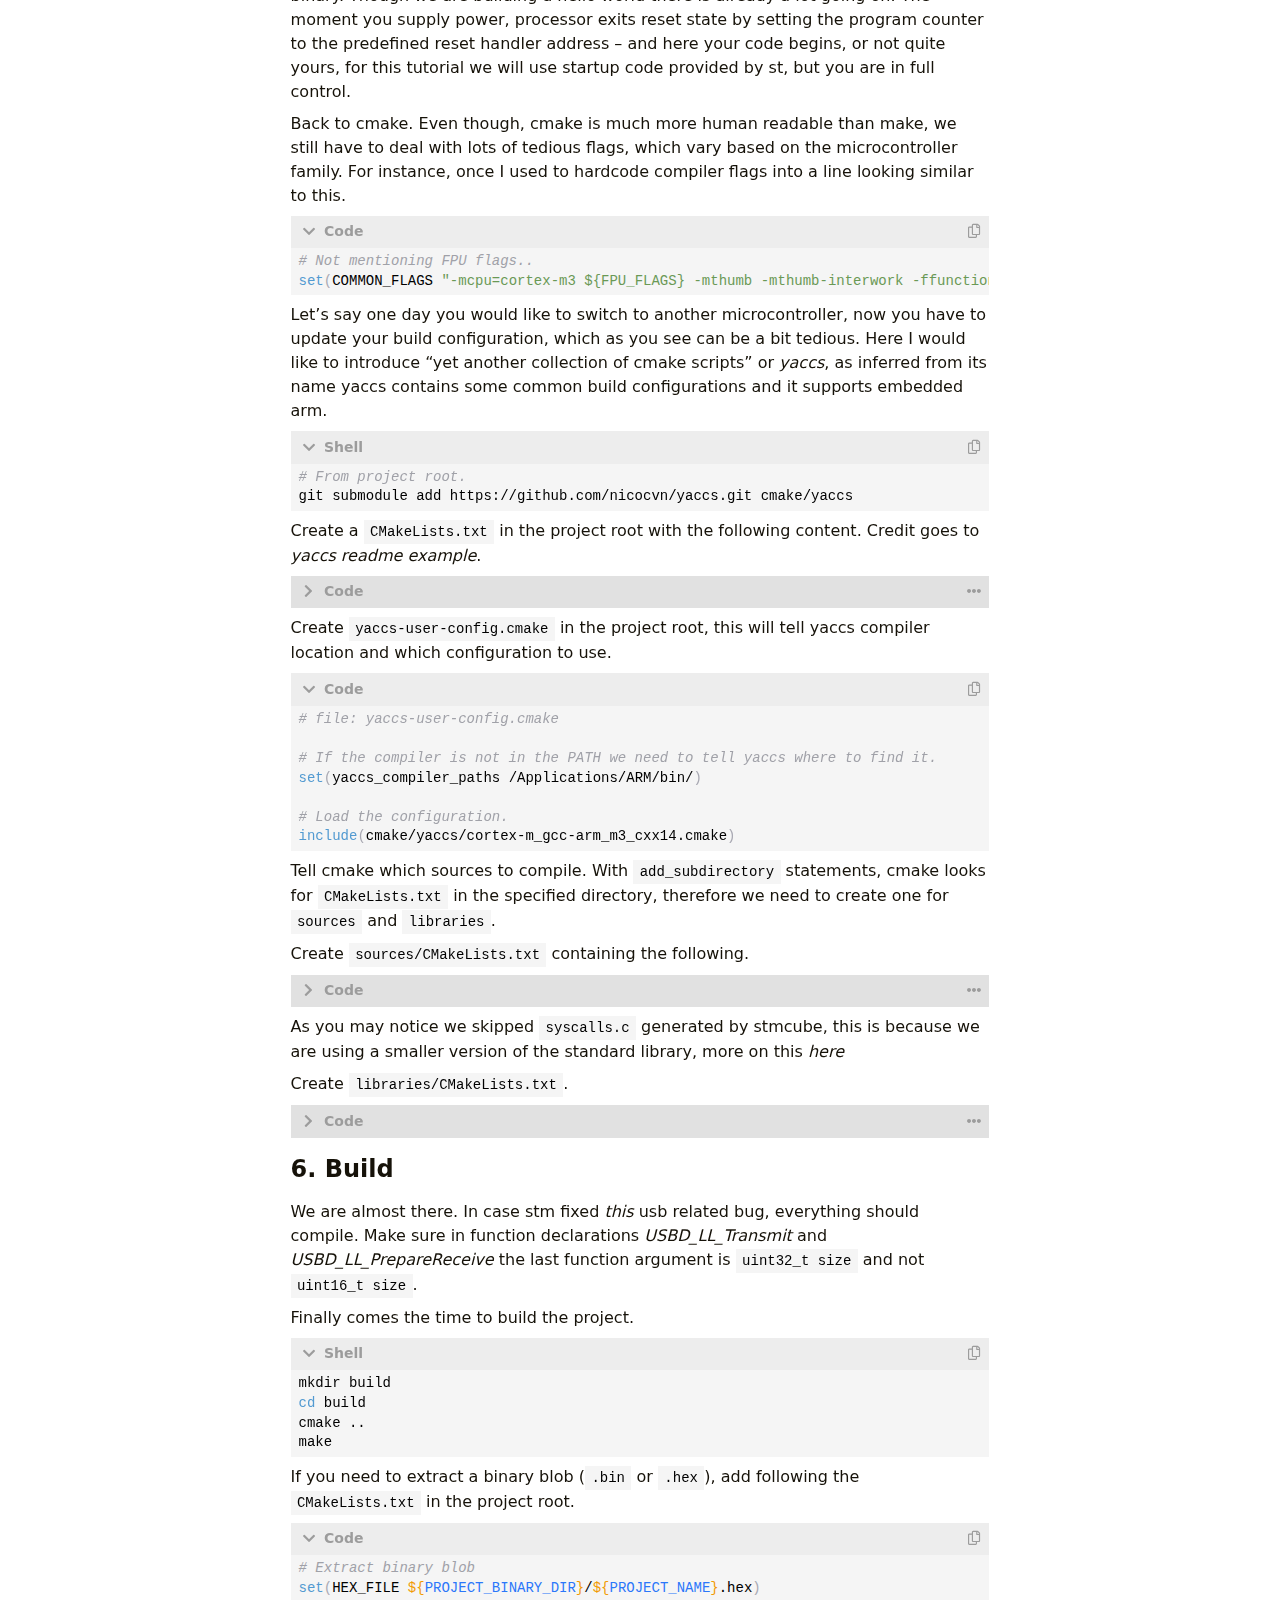
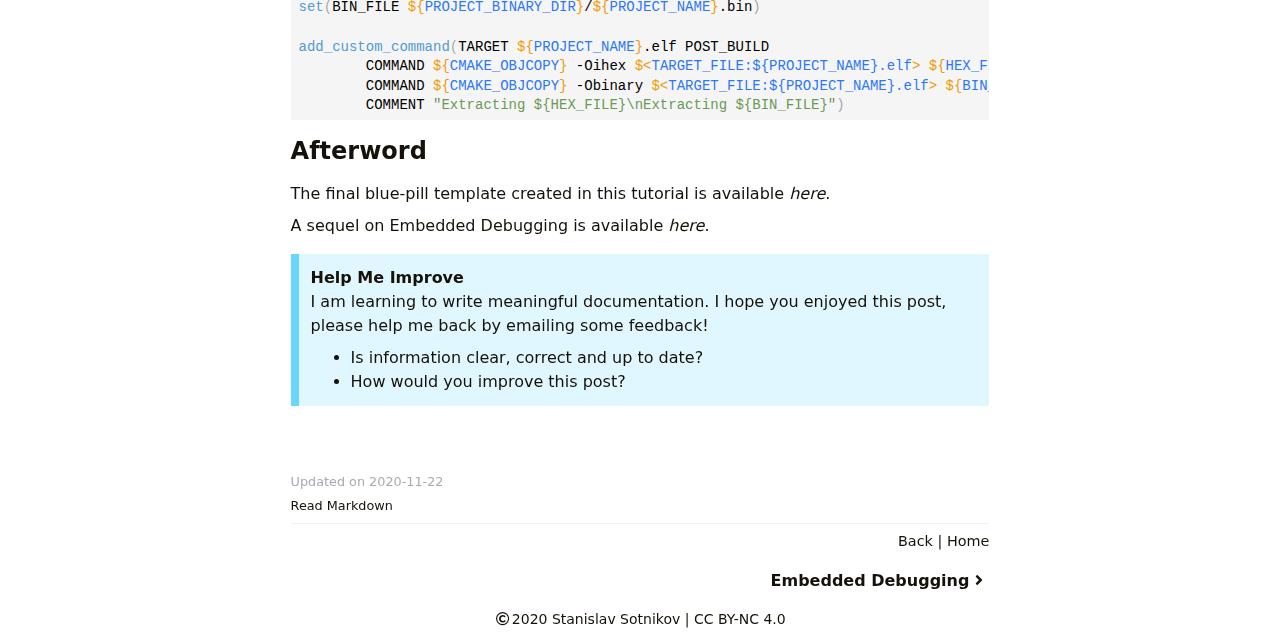
<file: embedded_environment/index.html>
<!DOCTYPE html>
<html lang="en">
    <head>
        <meta charset="utf-8">
        <meta name="viewport" content="width=device-width, initial-scale=1">
        <meta name="robots" content="noodp" />
        <meta http-equiv="X-UA-Compatible" content="IE=edge, chrome=1">
        <title>Embedded Environment - Stanislav Sotnikov</title><meta name="Description" content="welcome to stan."><meta property="og:title" content="Embedded Environment" />
<meta property="og:description" content="Have you ever wondered what is going on behind the mystical IDE of your embedded choice?
Many programming journeys start with learning user interface of a particular Development Environment &ndash; a path I took myself. While IDEs can arguably simplify things, various knobs get defaulted to some magic values. Unless you know upfront, it can be tricky to lookup what these radio buttons actually do.
There is a plethora of bare-metal oriented Integrated Development Environments (IDEs) in the wild sharing a similar set of features." />
<meta property="og:type" content="article" />
<meta property="og:url" content="https://stansotn.github.io/embedded_environment/" />
<meta property="og:image" content="https://stansotn.github.io/logo.png"/>
<meta property="article:published_time" content="2020-11-22T17:00:49-05:00" />
<meta property="article:modified_time" content="2020-11-22T17:00:49-05:00" />
<meta name="twitter:card" content="summary_large_image"/>
<meta name="twitter:image" content="https://stansotn.github.io/logo.png"/>

<meta name="twitter:title" content="Embedded Environment"/>
<meta name="twitter:description" content="Have you ever wondered what is going on behind the mystical IDE of your embedded choice?
Many programming journeys start with learning user interface of a particular Development Environment &ndash; a path I took myself. While IDEs can arguably simplify things, various knobs get defaulted to some magic values. Unless you know upfront, it can be tricky to lookup what these radio buttons actually do.
There is a plethora of bare-metal oriented Integrated Development Environments (IDEs) in the wild sharing a similar set of features."/>
<meta name="application-name" content="Stanislav Sotnikov">
<meta name="apple-mobile-web-app-title" content="Stanislav Sotnikov"><meta name="theme-color" content="#ffffff"><meta name="msapplication-TileColor" content="#da532c"><link rel="shortcut icon" type="image/x-icon" href="/favicon.ico" />
        <link rel="icon" type="image/png" sizes="32x32" href="/favicon-32x32.png">
        <link rel="icon" type="image/png" sizes="16x16" href="/favicon-16x16.png"><link rel="apple-touch-icon" sizes="180x180" href="/apple-touch-icon.png"><link rel="mask-icon" href="/safari-pinned-tab.svg" color="#5bbad5"><link rel="manifest" href="/site.webmanifest"><link rel="canonical" href="https://stansotn.github.io/embedded_environment/" /><link rel="next" href="https://stansotn.github.io/embedded_debugging/" /><link rel="stylesheet" href="/lib/normalize/normalize.min.css"><link rel="stylesheet" href="/css/style.min.css"><link rel="stylesheet" href="/lib/fontawesome-free/all.min.css"><link rel="stylesheet" href="/lib/animate/animate.min.css"><script type="application/ld+json">
    {
        "@context": "http://schema.org",
        "@type": "BlogPosting",
        "headline": "Embedded Environment",
        "inLanguage": "en",
        "mainEntityOfPage": {
            "@type": "WebPage",
            "@id": "https:\/\/stansotn.github.io\/embedded_environment\/"
        },"genre": "posts","wordcount":  1941 ,
        "url": "https:\/\/stansotn.github.io\/embedded_environment\/","datePublished": "2020-11-22T17:00:49-05:00","dateModified": "2020-11-22T17:00:49-05:00","publisher": {
            "@type": "Organization",
            "name": ""},"author": {
                "@type": "Person",
                "name": "Stanislav Sotnikov"
            },"description": ""
    }
    </script></head>
    <body header-desktop="fixed" header-mobile="auto"><script type="text/javascript">(window.localStorage && localStorage.getItem('theme') ? localStorage.getItem('theme') === 'dark' : ('auto' === 'auto' ? window.matchMedia('(prefers-color-scheme: dark)').matches : 'auto' === 'dark')) && document.body.setAttribute('theme', 'dark');</script>

        <div id="mask"></div><div class="wrapper"><header class="desktop" id="header-desktop">
    <div class="header-wrapper">
        <div class="header-title">
            <a href="/" title="Stanislav Sotnikov">Stanislav Sotnikov</a>
        </div>
        <div class="menu">
            <div class="menu-inner"><a class="menu-item" href="/posts/"> Posts </a><a class="menu-item" href="/about/"> About </a><span class="menu-item delimiter"></span><a href="javascript:void(0);" class="menu-item theme-switch" title="Switch Theme">
                    <i class="fas fa-adjust fa-fw"></i>
                </a>
            </div>
        </div>
    </div>
    
    <script async src="https://www.googletagmanager.com/gtag/js?id=G-TZ12BLFVSP"></script>
    <script>
    window.dataLayer = window.dataLayer || [];
    function gtag(){dataLayer.push(arguments);}
    gtag('js', new Date());

    gtag('config', 'G-TZ12BLFVSP');
    </script>
</header><header class="mobile" id="header-mobile">
    <div class="header-container">
        <div class="header-wrapper">
            <div class="header-title">
                <a href="/" title="Stanislav Sotnikov">Stanislav Sotnikov</a>
            </div>
            <div class="menu-toggle" id="menu-toggle-mobile">
                <span></span><span></span><span></span>
            </div>
        </div>
        <div class="menu" id="menu-mobile"><a class="menu-item" href="/posts/" title="">Posts</a><a class="menu-item" href="/about/" title="">About</a><a href="javascript:void(0);" class="menu-item theme-switch" title="Switch Theme">
                <i class="fas fa-adjust fa-fw"></i>
            </a></div>
    </div>
    
    <script async src="https://www.googletagmanager.com/gtag/js?id=G-TZ12BLFVSP"></script>
    <script>
    window.dataLayer = window.dataLayer || [];
    function gtag(){dataLayer.push(arguments);}
    gtag('js', new Date());

    gtag('config', 'G-TZ12BLFVSP');
    </script>
</header>
<div class="search-dropdown desktop">
    <div id="search-dropdown-desktop"></div>
</div>
<div class="search-dropdown mobile">
    <div id="search-dropdown-mobile"></div>
</div>
<main class="main">
                <div class="container"><div class="toc" id="toc-auto">
            <h2 class="toc-title">Contents</h2>
            <div class="toc-content" id="toc-content-auto"></div>
        </div><article class="page single"><h1 class="single-title">Embedded Environment</h1><div class="post-meta">
            <div class="post-meta-line"></div>
            <div class="post-meta-line"><i class="far fa-calendar-alt fa-fw"></i>&nbsp;<time datetime="2020-11-22">2020-11-22</time>&nbsp;<i class="fas fa-pencil-alt fa-fw"></i>&nbsp;1941 words&nbsp;</div>
        </div><div class="details toc" id="toc-static"  kept="">
                <div class="details-summary toc-title">
                    <span>Contents</span>
                    <span><i class="details-icon fas fa-angle-right"></i></span>
                </div>
                <div class="details-content toc-content" id="toc-content-static"><nav id="TableOfContents">
  <ul>
    <li><a href="#1-requirements">1. Requirements</a>
      <ul>
        <li><a href="#11-gcc-arm-none-eabi">1.1. gcc-arm-none-eabi</a>
          <ul>
            <li><a href="#ubuntu">Ubuntu</a></li>
            <li><a href="#macos">MacOS</a></li>
          </ul>
        </li>
        <li><a href="#12-git">1.2. git</a></li>
        <li><a href="#13-cmake">1.3. CMake</a>
          <ul>
            <li><a href="#ubuntu-1">Ubuntu</a></li>
            <li><a href="#macos-1">MacOS</a></li>
          </ul>
        </li>
      </ul>
    </li>
    <li><a href="#2-project-structure">2. Project Structure</a></li>
    <li><a href="#3-libraries">3. Libraries</a>
      <ul>
        <li><a href="#31-cmsis">3.1. CMSIS</a></li>
        <li><a href="#32-hal">3.2. HAL</a></li>
      </ul>
    </li>
    <li><a href="#4-sources">4. Sources</a></li>
    <li><a href="#5-cmake">5. CMake</a></li>
    <li><a href="#6-build">6. Build</a></li>
    <li><a href="#afterword">Afterword</a></li>
  </ul>
</nav></div>
            </div><div class="content" id="content"><p>Have you ever wondered what is going on behind the mystical IDE of your embedded choice?</p>
<p>Many programming journeys start with learning user interface of a particular Development Environment &ndash; a path I took myself. While IDEs can arguably simplify things, various knobs get defaulted to some magic values. Unless you know upfront, it can be tricky to lookup what these radio buttons actually do.</p>
<p>There is a plethora of bare-metal oriented <a href="https://en.wikipedia.org/wiki/Integrated_development_environment" target="_blank" rel="noopener noreffer"><em>Integrated Development Environments</em></a> (IDEs) in the wild sharing a similar set of features. These include Keil, Atollic, IAR, mbed, a multitude of eclipse flavors, and well-known Arduino.</p>
<p>This post/tutorial shows a method of developing embedded code without having a particular IDE in mind, a bare approach for bare metal development, underlining why IDE agnostic is elegant, efficient and simple.</p>
<h2 id="1-requirements">1. Requirements</h2>
<p>This post will focus on embedded ARM toolchain, particularly on the guidelines for the famous <a href="https://hackaday.com/2017/03/30/the-2-32-bit-arduino-with-debugging/" target="_blank" rel="noopener noreffer"><em>blue pill</em></a> (aka <a href="https://www.st.com/en/microcontrollers-microprocessors/stm32f103c8.html" target="_blank" rel="noopener noreffer"><em>stm32f103c8t6</em></a>). The process is almost identical for other stm32 microcontrollers and simillar for embeded arm devices from other vendors (Atmel, NXP, etc).</p>
<p>Further instructions are written for Unix platforms, that is Linux and MacOS.</p>
<p>Our dependencies are</p>
<ul>
<li><a href="https://developer.arm.com/tools-and-software/open-source-software/developer-tools/gnu-toolchain/gnu-rm" target="_blank" rel="noopener noreffer"><em>gcc-arm-none-eabi</em></a> &ndash; GNU ARM Embedded Toolchain.</li>
<li><a href="https://git-scm.com" target="_blank" rel="noopener noreffer"><em>git</em></a> &ndash; Version Control.</li>
<li><a href="https://cmake.org" target="_blank" rel="noopener noreffer"><em>CMake</em></a> &ndash; Build System.</li>
</ul>
<h3 id="11-gcc-arm-none-eabi">1.1. gcc-arm-none-eabi</h3>
<p>Compiler, linker, debugger, objdump, you name it. Install using a package manager or from the <a href="https://developer.arm.com/tools-and-software/open-source-software/developer-tools/gnu-toolchain/gnu-rm" target="_blank" rel="noopener noreffer"><em>arm website</em></a>.</p>
<h4 id="ubuntu">Ubuntu</h4>
<div class="highlight"><pre class="chroma"><code class="language-shell" data-lang="shell">sudo apt install gcc-arm-none-eabi
</code></pre></div><h4 id="macos">MacOS</h4>
<div class="highlight"><pre class="chroma"><code class="language-shell" data-lang="shell">brew install --cask gcc-arm-embedded
</code></pre></div><h3 id="12-git">1.2. git</h3>
<p>We will use git as a version control system and to pull some libraries into our project. Odds are you have git installed already, if unsure, try <code>git --version</code>. In case you don&rsquo;t have git, follow installation instructions <a href="https://git-scm.com/book/en/v2/Getting-Started-Installing-Git" target="_blank" rel="noopener noreffer">here</a>.</p>
<h3 id="13-cmake">1.3. CMake</h3>
<p>CMake will serve us as a build system, it will generate tedious <a href="https://www.gnu.org/software/make/manual/make.html" target="_blank" rel="noopener noreffer"><em>make files</em></a> telling the compiler where to look for the source code and passing flags. CMake is the most widely spread build system, many IDEs rely on it. In fact, you don&rsquo;t have to be familiar with CMake to follow this tutorial.</p>
<p>Download CMake from <a href="https://cmake.org/download/" target="_blank" rel="noopener noreffer"><em>here</em></a> or install with a package manager.</p>
<h4 id="ubuntu-1">Ubuntu</h4>
<div class="highlight"><pre class="chroma"><code class="language-shell" data-lang="shell">sudo apt install cmake
</code></pre></div><h4 id="macos-1">MacOS</h4>
<div class="highlight"><pre class="chroma"><code class="language-shell" data-lang="shell">brew install cmake
</code></pre></div><h2 id="2-project-structure">2. Project Structure</h2>
<p>It all begins with creating a project directory, which will further be referenced as <em>project root directory</em>.</p>
<div class="highlight"><pre class="chroma"><code class="language-shell" data-lang="shell">mkdir blue-pill
<span class="nb">cd</span> blue-pill
</code></pre></div><p>Similarly to any software project, ours will have some code we write ourselves and some borrowed library code that will not change, except for when the libraries get updated. cmake directory will contain our build system.</p>
<div class="highlight"><pre class="chroma"><code class="language-shell" data-lang="shell">mkdir sources
mkdir libraries
mkdir cmake
</code></pre></div><p>This is different from typical unix development, where your 3d party libraries are likely to live in <code>/usr/local</code>. Since we will be writing code for a different architecture we do not &ldquo;install&rdquo; libraries/headers into our system.</p>
<h2 id="3-libraries">3. Libraries</h2>
<h3 id="31-cmsis">3.1. CMSIS</h3>
<p>First, we are going to add <a href="https://arm-software.github.io/CMSIS_5/Core/html/index.html" target="_blank" rel="noopener noreffer"><em>Cortex Microcontroller Software Interface</em></a> or CMSIS. There are traits all Cortex-M microcontrollers share. CMSIS serves as a standard, developed by ARM itself, to interface things like <em>Nested Vector Interrupt Table</em> (NVIC), Exception Handlers (Reset, Hard Fault, SysTick, Supervisor Call), Memory protection, Floating Point Unit, etc.. <a href="https://interrupt.memfault.com/blog/arm-cortex-m-exceptions-and-nvic" target="_blank" rel="noopener noreffer"><em>Here</em></a> is a good article about exceptions and NVIC.</p>
<p><a href="https://github.com/ARM-software/CMSIS_5" target="_blank" rel="noopener noreffer"><em>Here</em></a> is CMSIS github repository. In fact, all we will need in terms of the library support is available on git, therefore we can take use <a href="https://git-scm.com/book/en/v2/Git-Tools-Submodules" target="_blank" rel="noopener noreffer"><em>git submodule</em></a> to link these repositories to our project.</p>
<div class="highlight"><pre class="chroma"><code class="language-shell" data-lang="shell"><span class="c1"># From the project root.</span>
git init
git submodule add https://github.com/ARM-software/CMSIS_5 libraries/CMSIS_5
<span class="nb">cd</span> libraries/CMSIS_5
git checkout master <span class="c1"># The default branch is develop.</span>
<span class="nb">cd</span> ../.. <span class="c1"># Back to the project root.</span>
</code></pre></div><p>Though cloning the entire CMSIS repo might be bulky, we only need a few headers. Imagine somebody else wants to build your project, fishing for headers can be extremely unpleasant. Another solution &ndash; some IDEs copy everything (cmsis and hal) into the project directory by default, which makes version control ugly, and does not allow to easily update libraries.</p>
<p>We will also need the device specific CMSIS. This defines registers of the available peripherals.</p>
<div class="highlight"><pre class="chroma"><code class="language-shell" data-lang="shell"><span class="c1"># From the project root.</span>
git submodule add https://github.com/STMicroelectronics/cmsis_device_f1.git libraries/cmsis_device_f1
</code></pre></div><h3 id="32-hal">3.2. HAL</h3>
<p>The next step is Hardware Abstraction Layer of the microcontroller peripherals. The blue pill has STM32F103C8T6 microcontroller, which brings us to ST&rsquo;s <a href="https://github.com/STMicroelectronics" target="_blank" rel="noopener noreffer"><em>github page</em></a> where we find <a href="stm32f1xx_hal_driver" rel=""><em>stm32f1xx_hal_driver</em></a>.</p>
<div class="highlight"><pre class="chroma"><code class="language-shell" data-lang="shell">git submodule add https://github.com/STMicroelectronics/stm32f1xx_hal_driver.git libraries/stm32f1xx_hal_driver
<span class="nb">cd</span> libraries/stm32f1xx_hal_driver
</code></pre></div><p>Let&rsquo;s be adventurous and screw a virtual com port to our project, because why not? The pill has usb support.</p>
<div class="highlight"><pre class="chroma"><code class="language-shell" data-lang="shell">git submodule add https://github.com/STMicroelectronics/stm32_mw_usb_device.git libraries/stm32_mw_usb_device
<span class="nb">cd</span> libraries/stm32_mw_usb_device
</code></pre></div><p><a href="https://en.wikipedia.org/wiki/Virtual_COM_port" target="_blank" rel="noopener noreffer"><em>Virtual Com Port</em></a> can be accessed from your computer the same way a generic serial port would, eliminating the need of usb to TTL converter, that is when you plug in your blue pill into a unix computer you can talk through <code>/dev/tty.something</code>.</p>
<h2 id="4-sources">4. Sources</h2>
<p>Usually microcontroller vendors provide some template code to start off. Here I will use <a href="https://www.st.com/en/development-tools/stm32cubemx.html" target="_blank" rel="noopener noreffer"><em>STM32CubeMX</em></a> code generation tool. If you find using stm cube every time to generate initialization code painful, you need java to run it after all, make a template for a specific board and reuse it. For instance, the repository of this tutorial serves me as a template for the blue pill. Here is a checklist for stm cube.</p>
<ol>
<li>Access mcu selector -&gt; look for stm32f103c8.</li>
<li>Pinout &amp; Configuration:
<ul>
<li>System Core -&gt; RCC -&gt; HSE = Crystal Resonator</li>
<li>System Core -&gt; SYS -&gt; Debug = Serial Wire # I am using swd, you could use jtag.</li>
<li>Connectivity -&gt; USB -&gt; Check Device</li>
<li>Middleware -&gt; USB_DEVICE -&gt; Class = Communication device class (virtual com port)</li>
<li>Optionally you could set PC13 to GPIO_Output to toggle the on-board led by clicking on the PC13 pin.</li>
</ul>
</li>
<li>Clock Configuration. To me this is the most appreciated part of stm cube, you get to see and play with clock settings without analyzing tens of data sheet pages. Blue pill has 8 MHz external oscillator, make sure you check that
<ul>
<li>Input frequency = 8MHz</li>
<li>PLL source mux is set to HSE</li>
<li>System clock mux is PLL clock
Play with different knobs, if you do something wrong cube will let you know. For instance usb frequency must always be set to 48MHz, if it&rsquo;s different cube will raise the red flag. Though the maximum system frequency you can get is 72MHz, you can later modify it in the code (by accident), there is nothing that will stop you. Be warned, overclocking might be deadly.</li>
</ul>
</li>
<li>Project Manager.
<ul>
<li>Project -&gt; Toolchain -&gt; SW4STM32</li>
<li>Code Generator -&gt; Check add necessary files as reference (this will prevent stm cube from copying all hal libraries into the project directory).</li>
<li>Project -&gt; Project Name and Location: <strong>do not</strong> set our project root directory as the stm cube project location. When you open stm cube again in future, it can rewrite all the generated files, reorganizing and even deleting your changes. We should generate stm cube code to some temporary folder, then transfer the files manually. Often you would want to go back to stm cube and tweak the configuration.</li>
</ul>
</li>
<li>Generate Code.</li>
</ol>
<p>A side note on stm cube. The &ldquo;firmware packages&rdquo; that stm cube downloads to generate code contain lots of examples of peripherals initialization and usage. You can find these &ldquo;firmware packages&rdquo; at <code>~/STM32Cube/Repository/</code> or at <a href="https://github.com/STMicroelectronics" target="_blank" rel="noopener noreffer"><em>ST&rsquo;s github</em></a>. <a href="https://github.com/STMicroelectronics/STM32CubeF1" target="_blank" rel="noopener noreffer"><em>Here</em></a> is one for STM32F1xx family.</p>
<p>Navigate to the folder where stm cube generated initialization code and copy <code>Inc</code> and <code>Src</code> folders to our <code>sources</code> directory.</p>
<div class="highlight"><pre class="chroma"><code class="language-shell" data-lang="shell"><span class="c1"># Beware of your paths.</span>
cp -r Inc ~/projects/blue-pill/sources/inc
cp -r Src ~/projects/blue-pill/sources/src
<span class="c1"># ps: I prefer lower case inc and src</span>
</code></pre></div><p>You might ask what about <code>startup/</code>? We already have a set of standard startup scripts in the <code>libraries/stm32f1xx_hal_driver</code>, which we will link later.</p>
<h2 id="5-cmake">5. CMake</h2>
<p>At this point we have summoned all sources in one place and are up to building a binary. Though we are building a hello world there is already a lot going on. The moment you supply power, processor exits reset state by setting the program counter to the predefined reset handler address &ndash; and here your code begins, or not quite yours, for this tutorial we will use startup code provided by st, but you are in full control.</p>
<p>Back to cmake. Even though, cmake is much more human readable than make, we still have to deal with lots of tedious flags, which vary based on the microcontroller family. For instance, once I used to hardcode compiler flags into a line looking similar to this.</p>
<div class="highlight"><pre class="chroma"><code class="language-cmake" data-lang="cmake"><span class="c"># Not mentioning FPU flags..
</span><span class="c"></span><span class="nb">set</span><span class="p">(</span><span class="s">COMMON_FLAGS</span> <span class="s2">&#34;-mcpu=cortex-m3 ${FPU_FLAGS} -mthumb -mthumb-interwork -ffunction-sections -fdata-sections -g -fno-common -fmessage-length=0 -specs=nosys.specs -specs=nano.specs -Os&#34;</span><span class="p">)</span><span class="err">
</span></code></pre></div><p>Let&rsquo;s say one day you would like to switch to another microcontroller, now you have to update your build configuration, which as you see can be a bit tedious. Here I would like to introduce &ldquo;yet another collection of cmake scripts&rdquo; or <a href="https://github.com/nicocvn/yaccs" target="_blank" rel="noopener noreffer"><em>yaccs</em></a>, as inferred from its name yaccs contains some common build configurations and it supports embedded arm.</p>
<div class="highlight"><pre class="chroma"><code class="language-shell" data-lang="shell"><span class="c1"># From project root.</span>
git submodule add https://github.com/nicocvn/yaccs.git cmake/yaccs
</code></pre></div><p>Create a <code>CMakeLists.txt</code> in the project root with the following content. Credit goes to <a href="https://github.com/nicocvn/yaccs/blob/master/docs/Example.md" target="_blank" rel="noopener noreffer"><em>yaccs readme example</em></a>.</p>
<div class="highlight"><pre class="chroma"><code class="language-cmake" data-lang="cmake"><span class="c"># file: CMakeLists.txt
</span><span class="c"></span><span class="err">
</span><span class="err"></span><span class="c"># This is required with modern version of CMake.
</span><span class="c"></span><span class="nb">cmake_minimum_required</span><span class="p">(</span><span class="s">VERSION</span> <span class="s">3.10</span><span class="p">)</span><span class="err">
</span><span class="err">
</span><span class="err"></span><span class="c"># Define the project.
</span><span class="c"></span><span class="nb">project</span><span class="p">(</span><span class="s">blue-pill</span> <span class="s">ASM</span> <span class="s">C</span> <span class="s">CXX</span><span class="p">)</span><span class="err">
</span><span class="err"></span><span class="nb">add_executable</span><span class="p">(</span><span class="o">${</span><span class="nv">PROJECT_NAME</span><span class="o">}</span><span class="p">)</span><span class="err">
</span><span class="err">
</span><span class="err"></span><span class="c"># Linker Script
</span><span class="c"></span><span class="nb">set</span><span class="p">(</span><span class="s">LINKER_SCRIPT</span> <span class="o">${</span><span class="nv">CMAKE_CURRENT_SOURCE_DIR</span><span class="o">}</span><span class="s">/libraries/cmsis_device_f1/Source/Templates/gcc/linker/STM32F101XB_FLASH.ld</span><span class="p">)</span><span class="err">
</span><span class="err"></span><span class="nb">set_target_properties</span><span class="p">(</span><span class="o">${</span><span class="nv">PROJECT_NAME</span><span class="o">}</span> 
                        <span class="s">PROPERTIES</span> 
                        <span class="s">SUFFIX</span> <span class="s2">&#34;.elf&#34;</span>
                        <span class="s">LINK_OPTIONS</span> <span class="s2">&#34;-Wl,-gc-sections,--print-memory-usage,-Map=${PROJECT_NAME}.map,-T${LINKER_SCRIPT}&#34;</span><span class="p">)</span><span class="err">
</span><span class="err">
</span><span class="err"></span><span class="c"># HAL libraries require to define target microcontroller.
</span><span class="c"># See stm32f1xx.h for more details.
</span><span class="c"></span><span class="nb">target_compile_definitions</span><span class="p">(</span><span class="o">${</span><span class="nv">PROJECT_NAME</span><span class="o">}</span> <span class="s">PUBLIC</span> <span class="s">-DSTM32F103xB</span> <span class="s">-DUSE_HAL_DRIVER</span><span class="p">)</span><span class="err">
</span><span class="err">
</span><span class="err"></span><span class="c"># Include yaccs main CMake file.
</span><span class="c"># This will automatically look and load the user-config file.
</span><span class="c"># This has to be done before calling the project() command!
</span><span class="c"></span><span class="nb">include</span><span class="p">(</span><span class="s">cmake/yaccs/yaccs.cmake</span><span class="p">)</span><span class="err">
</span><span class="err">
</span><span class="err"></span><span class="c"># This is optional but useful to get a sense of what is happening.
</span><span class="c"># This command will print various information about the build configuration.
</span><span class="c"></span><span class="nb">yaccs_system_info</span><span class="p">()</span><span class="err">
</span><span class="err">
</span><span class="err"></span><span class="c"># This is also optional but it helps by neatly organizing the build tree.
</span><span class="c"></span><span class="nb">yaccs_init_build_tree</span><span class="p">()</span><span class="err">
</span><span class="err">
</span><span class="err"></span><span class="c"># Add stuff from the sources directory.
</span><span class="c"></span><span class="nb">add_subdirectory</span><span class="p">(</span><span class="s">sources/</span><span class="p">)</span><span class="err">
</span><span class="err"></span><span class="nb">add_subdirectory</span><span class="p">(</span><span class="s">libraries/</span><span class="p">)</span><span class="err">
</span></code></pre></div><p>Create <code>yaccs-user-config.cmake</code> in the project root, this will tell yaccs compiler location and which configuration to use.</p>
<div class="highlight"><pre class="chroma"><code class="language-cmake" data-lang="cmake"><span class="c"># file: yaccs-user-config.cmake
</span><span class="c"></span><span class="err">
</span><span class="err"></span><span class="c"># If the compiler is not in the PATH we need to tell yaccs where to find it.
</span><span class="c"></span><span class="nb">set</span><span class="p">(</span><span class="s">yaccs_compiler_paths</span> <span class="s">/Applications/ARM/bin/</span><span class="p">)</span><span class="err">
</span><span class="err">
</span><span class="err"></span><span class="c"># Load the configuration.
</span><span class="c"></span><span class="nb">include</span><span class="p">(</span><span class="s">cmake/yaccs/cortex-m_gcc-arm_m3_cxx14.cmake</span><span class="p">)</span><span class="err">
</span></code></pre></div><p>Tell cmake which sources to compile. With <code>add_subdirectory</code> statements, cmake looks for <code>CMakeLists.txt</code> in the specified directory, therefore we need to create one for <code>sources</code> and <code>libraries</code>.</p>
<p>Create <code>sources/CMakeLists.txt</code> containing the following.</p>
<div class="highlight"><pre class="chroma"><code class="language-cmake" data-lang="cmake"><span class="c"># file: sources/CMakelists.txt
</span><span class="c"></span><span class="err">
</span><span class="err"></span><span class="c"># Add inc/
</span><span class="c"></span><span class="nb">target_include_directories</span><span class="p">(</span><span class="o">${</span><span class="nv">PROJECT_NAME</span><span class="o">}</span> <span class="s">PUBLIC</span> <span class="s">inc/</span><span class="p">)</span><span class="err">
</span><span class="err">
</span><span class="err"></span><span class="c"># Add src/
</span><span class="c"></span><span class="nb">target_sources</span><span class="p">(</span><span class="o">${</span><span class="nv">PROJECT_NAME</span><span class="o">}</span> <span class="s">PUBLIC</span> 
                <span class="o">${</span><span class="nv">CMAKE_CURRENT_SOURCE_DIR</span><span class="o">}</span><span class="s">/src/main.c</span>
                <span class="o">${</span><span class="nv">CMAKE_CURRENT_SOURCE_DIR</span><span class="o">}</span><span class="s">/src/stm32f1xx_it.c</span>
                <span class="o">${</span><span class="nv">CMAKE_CURRENT_SOURCE_DIR</span><span class="o">}</span><span class="s">/src/usb_device.c</span>
                <span class="o">${</span><span class="nv">CMAKE_CURRENT_SOURCE_DIR</span><span class="o">}</span><span class="s">/src/usbd_cdc_if.c</span>
                <span class="o">${</span><span class="nv">CMAKE_CURRENT_SOURCE_DIR</span><span class="o">}</span><span class="s">/src/usbd_conf.c</span>
                <span class="o">${</span><span class="nv">CMAKE_CURRENT_SOURCE_DIR</span><span class="o">}</span><span class="s">/src/usbd_desc.c</span><span class="p">)</span><span class="err">
</span></code></pre></div><p>As you may notice we skipped <code>syscalls.c</code> generated by stmcube, this is because we are using a smaller version of the standard library, more on this <a href="https://electronics.stackexchange.com/questions/459975/role-of-syscalls-c" target="_blank" rel="noopener noreffer"><em>here</em></a></p>
<p>Create <code>libraries/CMakeLists.txt</code>.</p>
<div class="highlight"><pre class="chroma"><code class="language-cmake" data-lang="cmake"><span class="c"># file libraries/CMakelists.txt
</span><span class="c"></span><span class="err">
</span><span class="err"></span><span class="c"># List header locations. 
</span><span class="c"></span><span class="nb">target_include_directories</span><span class="p">(</span><span class="o">${</span><span class="nv">PROJECT_NAME</span><span class="o">}</span> <span class="s">PUBLIC</span>
                            <span class="s">CMSIS_5/CMSIS/Core/Include</span>
                            <span class="s">cmsis_device_f1/Include</span>
                            <span class="s">stm32f1xx_hal_driver/Inc</span>
                            <span class="s">stm32_mw_usb_device/Core/Inc</span>
                            <span class="s">stm32_mw_usb_device/Class/CDC/Inc</span><span class="p">)</span><span class="err">
</span><span class="err">
</span><span class="err"></span><span class="c"># Add startup code. For some reason there is no exact file that matches startup_stm32f103x8.s, very confusing, ST!
</span><span class="c"># A glimpse at the stm cube&#39;s generated code reveals startup_stm32f103xb.s file.
</span><span class="c"></span><span class="nb">target_sources</span><span class="p">(</span><span class="o">${</span><span class="nv">PROJECT_NAME</span><span class="o">}</span> <span class="s">PUBLIC</span> 
                <span class="o">${</span><span class="nv">CMAKE_CURRENT_SOURCE_DIR</span><span class="o">}</span><span class="s">/cmsis_device_f1/Source/Templates/system_stm32f1xx.c</span>
                <span class="o">${</span><span class="nv">CMAKE_CURRENT_SOURCE_DIR</span><span class="o">}</span><span class="s">/cmsis_device_f1/Source/Templates/gcc/startup_stm32f103xb.s</span><span class="p">)</span><span class="err">
</span><span class="err">
</span><span class="err"></span><span class="c"># Collect HAL Driver source files.
</span><span class="c"></span><span class="nb">target_sources</span><span class="p">(</span><span class="o">${</span><span class="nv">PROJECT_NAME</span><span class="o">}</span> <span class="s">PUBLIC</span> 
                <span class="o">${</span><span class="nv">CMAKE_CURRENT_SOURCE_DIR</span><span class="o">}</span><span class="s">/stm32f1xx_hal_driver/Src/stm32f1xx_hal.c</span>
                <span class="o">${</span><span class="nv">CMAKE_CURRENT_SOURCE_DIR</span><span class="o">}</span><span class="s">/stm32f1xx_hal_driver/Src/stm32f1xx_hal_cortex.c</span>
                <span class="o">${</span><span class="nv">CMAKE_CURRENT_SOURCE_DIR</span><span class="o">}</span><span class="s">/stm32f1xx_hal_driver/Src/stm32f1xx_hal_gpio.c</span>
                <span class="o">${</span><span class="nv">CMAKE_CURRENT_SOURCE_DIR</span><span class="o">}</span><span class="s">/stm32f1xx_hal_driver/Src/stm32f1xx_hal_rcc.c</span>
                <span class="o">${</span><span class="nv">CMAKE_CURRENT_SOURCE_DIR</span><span class="o">}</span><span class="s">/stm32f1xx_hal_driver/Src/stm32f1xx_hal_rcc_ex.c</span>
                <span class="o">${</span><span class="nv">CMAKE_CURRENT_SOURCE_DIR</span><span class="o">}</span><span class="s">/stm32f1xx_hal_driver/Src/stm32f1xx_hal_pcd.c</span>
                <span class="o">${</span><span class="nv">CMAKE_CURRENT_SOURCE_DIR</span><span class="o">}</span><span class="s">/stm32f1xx_hal_driver/Src/stm32f1xx_hal_pcd_ex.c</span>
                <span class="o">${</span><span class="nv">CMAKE_CURRENT_SOURCE_DIR</span><span class="o">}</span><span class="s">/stm32f1xx_hal_driver/Src/stm32f1xx_ll_usb.c</span><span class="p">)</span><span class="err">
</span><span class="err">
</span><span class="err"></span><span class="c"># Collect USB CDC Driver.
</span><span class="c"></span><span class="nb">target_sources</span><span class="p">(</span><span class="o">${</span><span class="nv">PROJECT_NAME</span><span class="o">}</span> <span class="s">PUBLIC</span> 
                <span class="o">${</span><span class="nv">CMAKE_CURRENT_SOURCE_DIR</span><span class="o">}</span><span class="s">/stm32_mw_usb_device/Core/Src/usbd_ioreq.c</span>
                <span class="o">${</span><span class="nv">CMAKE_CURRENT_SOURCE_DIR</span><span class="o">}</span><span class="s">/stm32_mw_usb_device/Core/Src/usbd_ctlreq.c</span>
                <span class="o">${</span><span class="nv">CMAKE_CURRENT_SOURCE_DIR</span><span class="o">}</span><span class="s">/stm32_mw_usb_device/Core/Src/usbd_core.c</span>
                <span class="o">${</span><span class="nv">CMAKE_CURRENT_SOURCE_DIR</span><span class="o">}</span><span class="s">/stm32_mw_usb_device/Class/CDC/Src/usbd_cdc.c</span><span class="p">)</span><span class="err">
</span></code></pre></div><h2 id="6-build">6. Build</h2>
<p>We are almost there. In case stm fixed <a href="https://github.com/STMicroelectronics/STM32CubeF1/issues/25" target="_blank" rel="noopener noreffer"><em>this</em></a> usb related bug, everything should compile. Make sure in function declarations <a href="https://github.com/stansotn/blue-pill/blob/f37e6c5b6e390598f519f3b96e0d3aedd05a06a3/sources/src/usbd_conf.c#L533" target="_blank" rel="noopener noreffer"><em>USBD_LL_Transmit</em></a> and <a href="https://github.com/stansotn/blue-pill/blob/f37e6c5b6e390598f519f3b96e0d3aedd05a06a3/sources/src/usbd_conf.c#L553" target="_blank" rel="noopener noreffer"><em>USBD_LL_PrepareReceive</em></a> the last function argument is <code>uint32_t size</code> and not <code>uint16_t size</code>.</p>
<p>Finally comes the time to build the project.</p>
<div class="highlight"><pre class="chroma"><code class="language-shell" data-lang="shell">mkdir build
<span class="nb">cd</span> build
cmake ..
make
</code></pre></div><p>If you need to extract a binary blob (<code>.bin</code> or <code>.hex</code>), add following the <code>CMakeLists.txt</code> in the project root.</p>
<div class="highlight"><pre class="chroma"><code class="language-cmake" data-lang="cmake"><span class="c"># Extract binary blob
</span><span class="c"></span><span class="nb">set</span><span class="p">(</span><span class="s">HEX_FILE</span> <span class="o">${</span><span class="nv">PROJECT_BINARY_DIR</span><span class="o">}</span><span class="s">/</span><span class="o">${</span><span class="nv">PROJECT_NAME</span><span class="o">}</span><span class="s">.hex</span><span class="p">)</span><span class="err">
</span><span class="err"></span><span class="nb">set</span><span class="p">(</span><span class="s">BIN_FILE</span> <span class="o">${</span><span class="nv">PROJECT_BINARY_DIR</span><span class="o">}</span><span class="s">/</span><span class="o">${</span><span class="nv">PROJECT_NAME</span><span class="o">}</span><span class="s">.bin</span><span class="p">)</span><span class="err">
</span><span class="err">
</span><span class="err"></span><span class="nb">add_custom_command</span><span class="p">(</span><span class="s">TARGET</span> <span class="o">${</span><span class="nv">PROJECT_NAME</span><span class="o">}</span><span class="s">.elf</span> <span class="s">POST_BUILD</span>
        <span class="s">COMMAND</span> <span class="o">${</span><span class="nv">CMAKE_OBJCOPY</span><span class="o">}</span> <span class="s">-Oihex</span> <span class="o">$&lt;</span><span class="nv">TARGET_FILE:${PROJECT_NAME}.elf</span><span class="o">&gt;</span> <span class="o">${</span><span class="nv">HEX_FILE</span><span class="o">}</span>
        <span class="s">COMMAND</span> <span class="o">${</span><span class="nv">CMAKE_OBJCOPY</span><span class="o">}</span> <span class="s">-Obinary</span> <span class="o">$&lt;</span><span class="nv">TARGET_FILE:${PROJECT_NAME}.elf</span><span class="o">&gt;</span> <span class="o">${</span><span class="nv">BIN_FILE</span><span class="o">}</span>
        <span class="s">COMMENT</span> <span class="s2">&#34;Extracting ${HEX_FILE}\nExtracting ${BIN_FILE}&#34;</span><span class="p">)</span><span class="err">
</span></code></pre></div><h2 id="afterword">Afterword</h2>
<p>The final blue-pill template created in this tutorial is available <a href="https://github.com/stansotn/blue-pill" target="_blank" rel="noopener noreffer"><em>here</em></a>.</p>
<p>A sequel on Embedded Debugging is available <a href="https://stansotn.com/embedded_debugging/" target="_blank" rel="noopener noreffer"><em>here</em></a>.</p>
<blockquote>
<p><strong>Help Me Improve</strong><br>
I am learning to write meaningful documentation. I hope you enjoyed this post, please help me back by emailing some feedback!</p>
<ul>
<li>Is information clear, correct and up to date?</li>
<li>How would you improve this post?</li>
</ul>
</blockquote>
</div><div class="post-footer" id="post-footer">
    <div class="post-info">
        <div class="post-info-line">
            <div class="post-info-mod">
                <span>Updated on 2020-11-22</span>
            </div>
            <div class="post-info-license"></div>
        </div>
        <div class="post-info-line">
            <div class="post-info-md"><span>
                            <a class="link-to-markdown" href="/embedded_environment/index.md" target="_blank">Read Markdown</a>
                        </span></div>
            <div class="post-info-share">
                <span></span>
            </div>
        </div>
    </div>

    <div class="post-info-more">
        <section class="post-tags"></section>
        <section>
            <span><a href="javascript:void(0);" onclick="window.history.back();">Back</a></span>&nbsp;|&nbsp;<span><a href="/">Home</a></span>
        </section>
    </div>

    <div class="post-nav">
            <a href="/embedded_debugging/" class="next" rel="next" title="Embedded Debugging">Embedded Debugging<i class="fas fa-angle-right fa-fw"></i></a></div>
</div>
</article></div>
            </main><footer class="footer">
        <div class="footer-container"><div class="footer-line"><i class="far fa-copyright fa-fw"></i><span itemprop="copyrightYear">2020</span><span class="author" itemprop="copyrightHolder">&nbsp;<a href="/" target="_blank">Stanislav Sotnikov</a></span>&nbsp;|&nbsp;<span class="license"><a rel="license external nofollow noopener noreffer" href="https://creativecommons.org/licenses/by-nc/4.0/" target="_blank">CC BY-NC 4.0</a></span></div>
        </div>
    </footer></div>

        <div id="fixed-buttons"><a href="#" id="back-to-top" class="fixed-button" title="Back to Top">
                <i class="fas fa-arrow-up fa-fw"></i>
            </a><a href="#" id="view-comments" class="fixed-button" title="View Comments">
                <i class="fas fa-comment fa-fw"></i>
            </a>
        </div><link rel="stylesheet" href="/lib/katex/katex.min.css"><link rel="stylesheet" href="/lib/katex/copy-tex.min.css"><script type="text/javascript" src="/lib/smooth-scroll/smooth-scroll.min.js"></script><script type="text/javascript" src="/lib/lazysizes/lazysizes.min.js"></script><script type="text/javascript" src="/lib/clipboard/clipboard.min.js"></script><script type="text/javascript" src="/lib/katex/katex.min.js"></script><script type="text/javascript" src="/lib/katex/auto-render.min.js"></script><script type="text/javascript" src="/lib/katex/copy-tex.min.js"></script><script type="text/javascript" src="/lib/katex/mhchem.min.js"></script><script type="text/javascript">window.config={"code":{"copyTitle":"Copy to clipboard","maxShownLines":10},"comment":{},"math":{"delimiters":[{"display":true,"left":"$$","right":"$$"},{"display":true,"left":"\\[","right":"\\]"},{"display":false,"left":"$","right":"$"},{"display":false,"left":"\\(","right":"\\)"}],"strict":false}};</script><script type="text/javascript" src="/js/theme.min.js"></script></body>
</html>
</file>
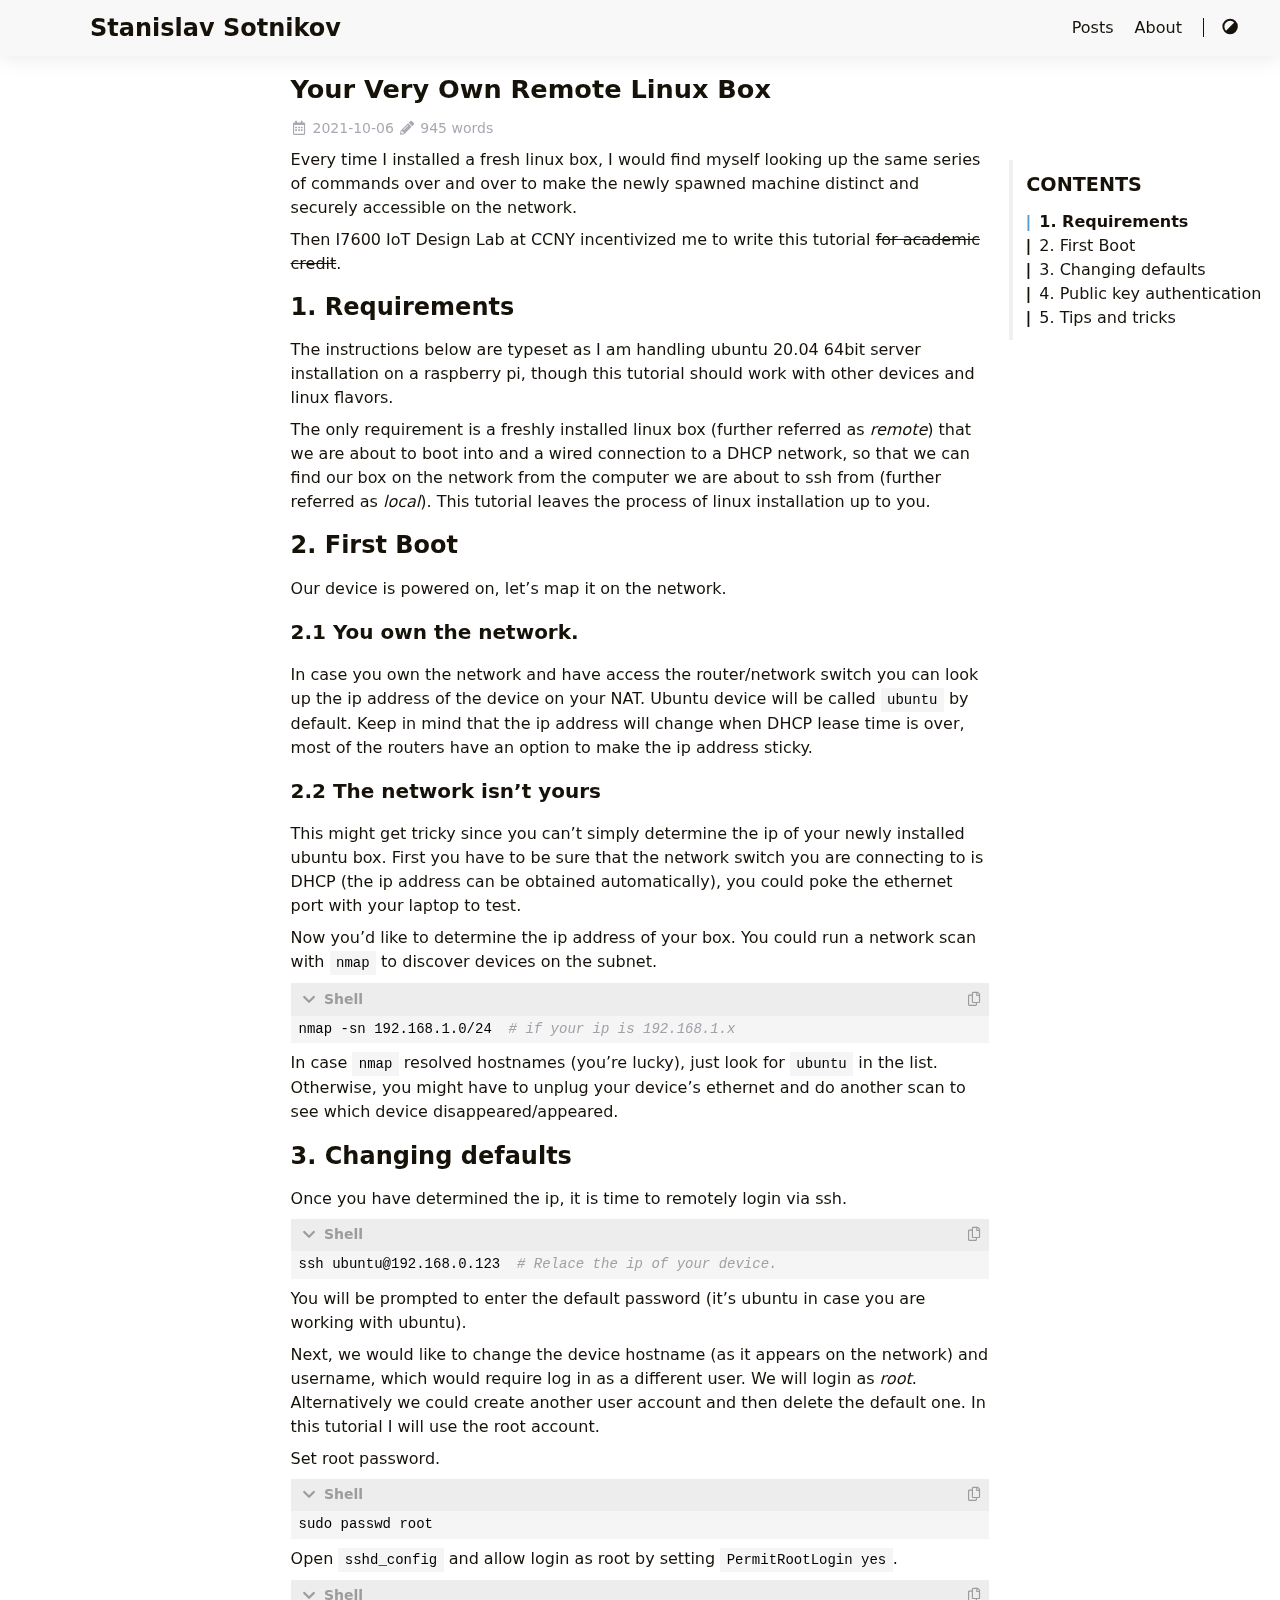
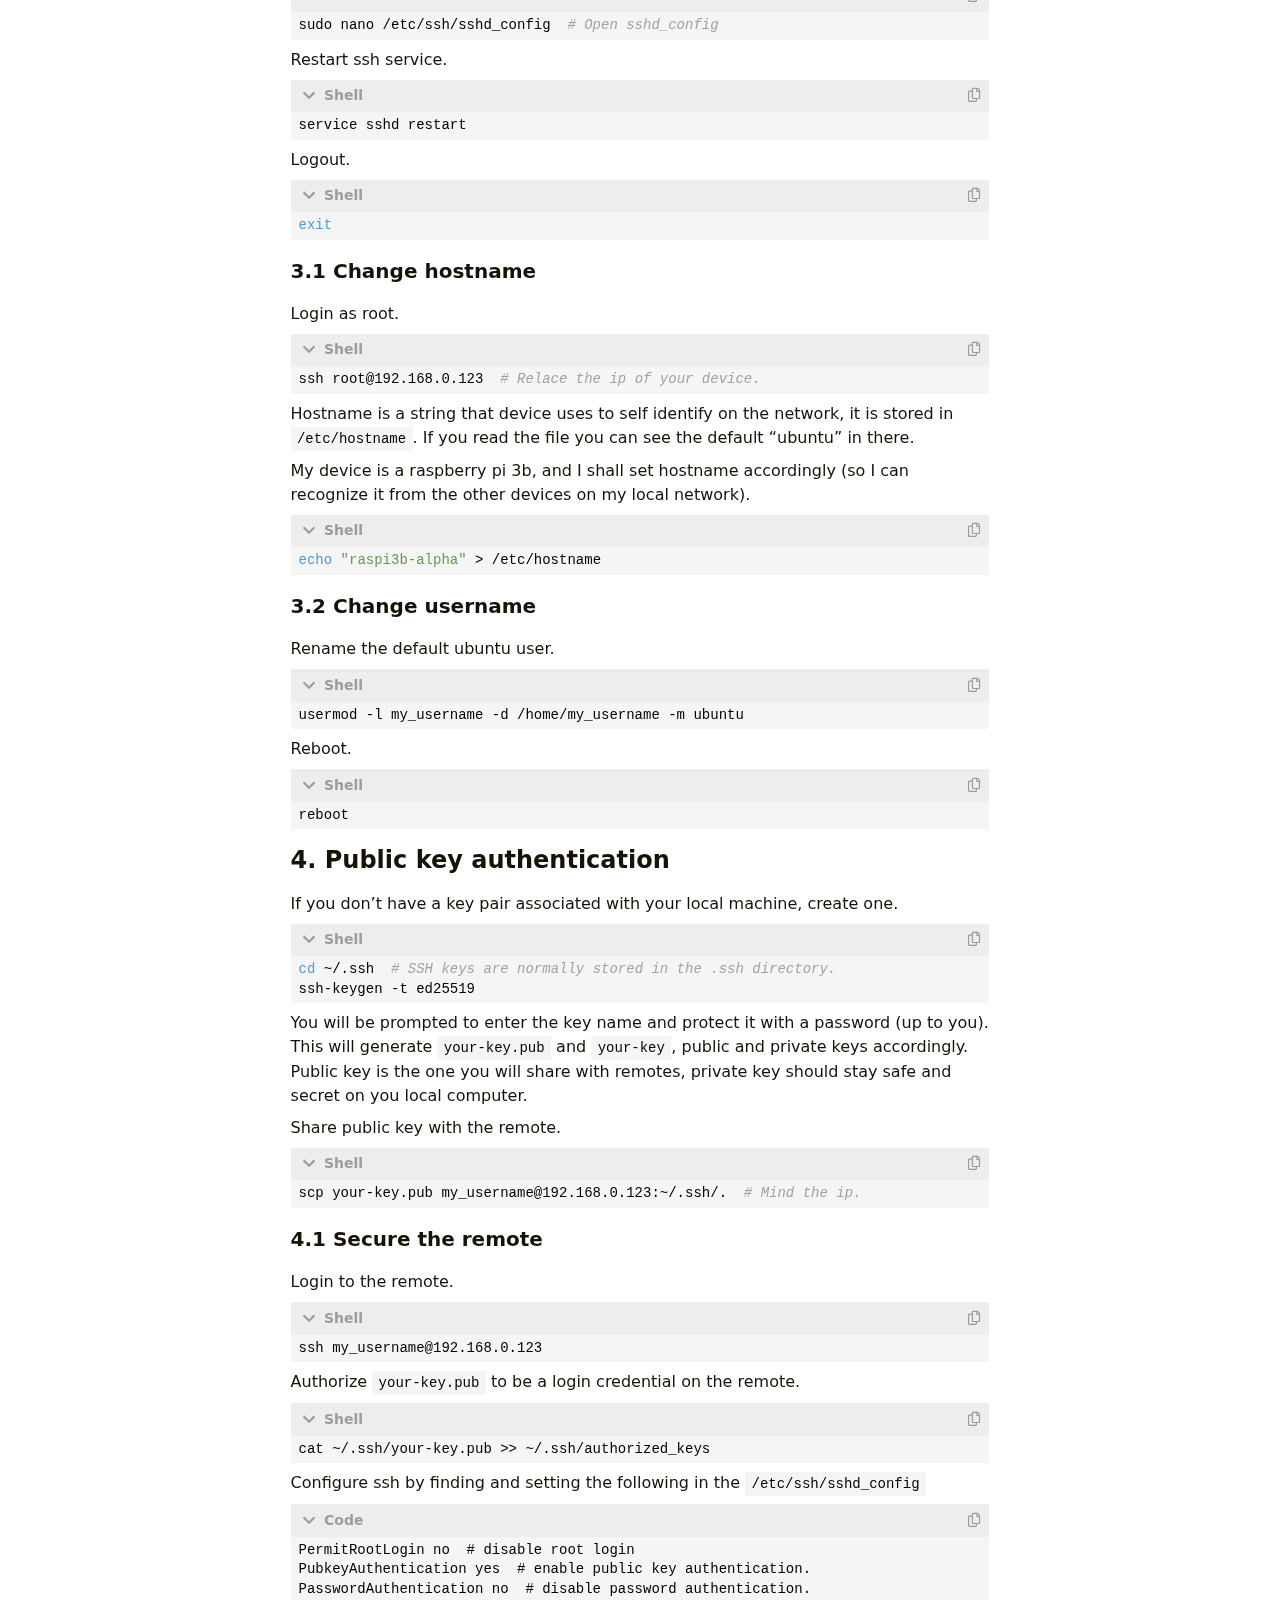
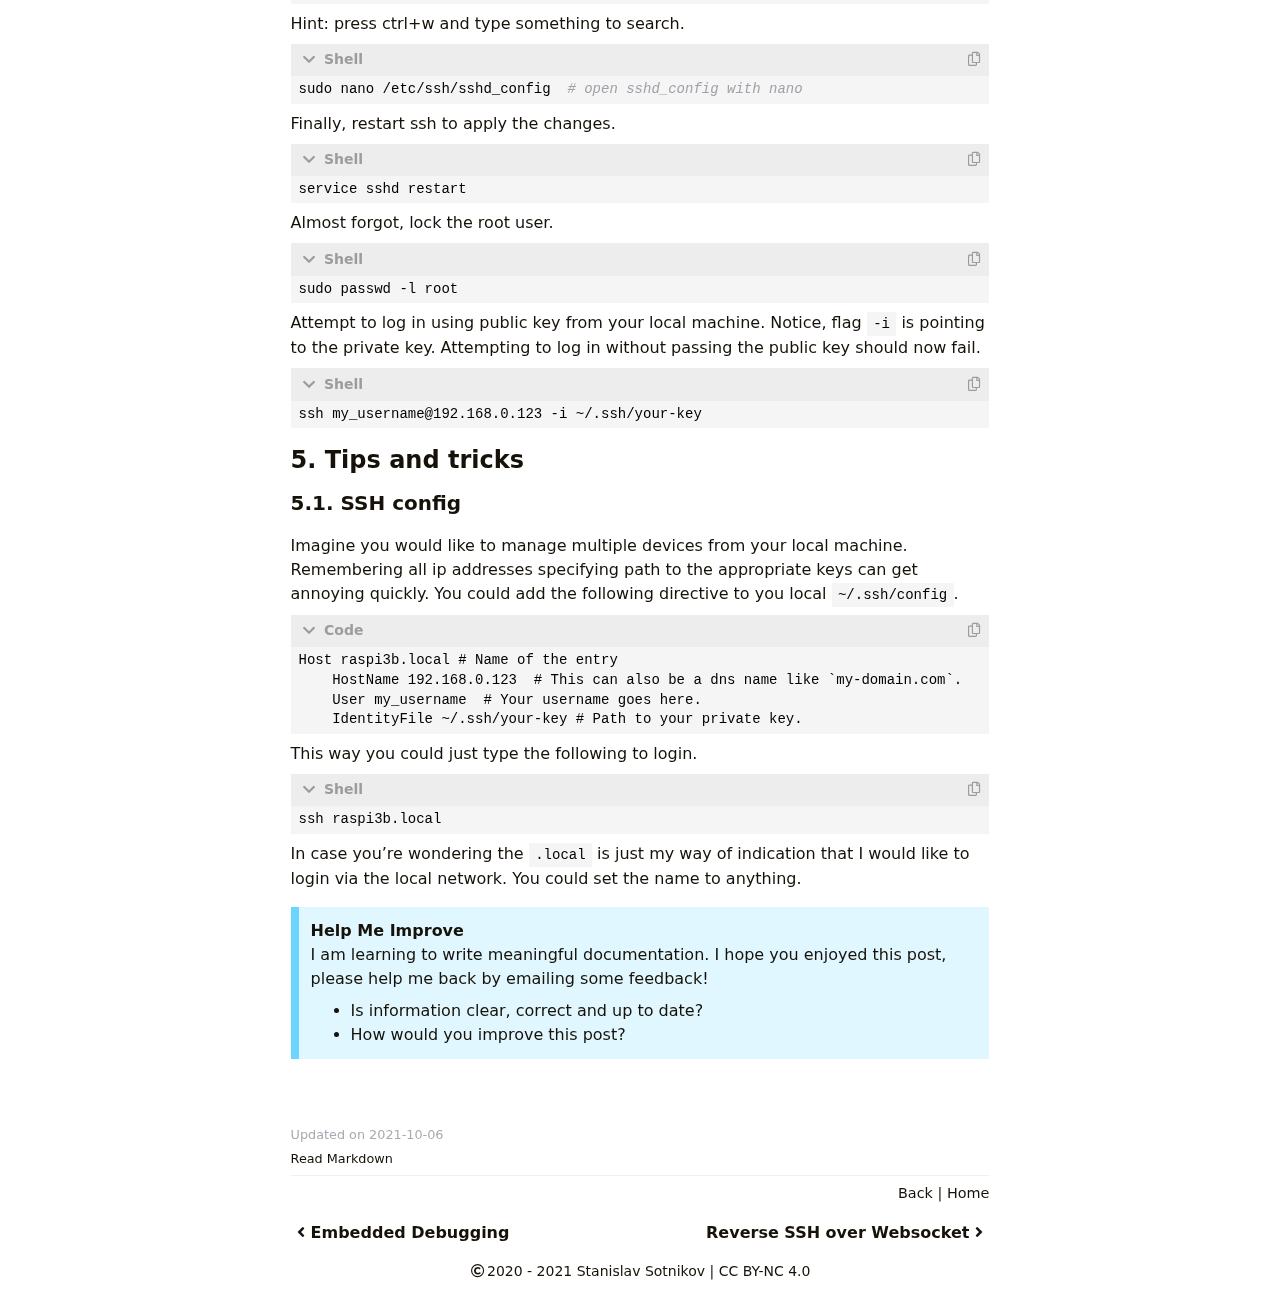
<file: linux_box/index.html>
<!DOCTYPE html>
<html lang="en">
    <head>
        <meta charset="utf-8">
        <meta name="viewport" content="width=device-width, initial-scale=1">
        <meta name="robots" content="noodp" />
        <meta http-equiv="X-UA-Compatible" content="IE=edge, chrome=1">
        <title>Your Very Own Remote Linux Box - Stanislav Sotnikov</title><meta name="Description" content="welcome to stan."><meta property="og:title" content="Your Very Own Remote Linux Box" />
<meta property="og:description" content="Every time I installed a fresh linux box, I would find myself looking up the same series of commands over and over to make the newly spawned machine distinct and securely accessible on the network.
Then I7600 IoT Design Lab at CCNY incentivized me to write this tutorial for academic credit.
1. Requirements The instructions below are typeset as I am handling ubuntu 20.04 64bit server installation on a raspberry pi, though this tutorial should work with other devices and linux flavors." />
<meta property="og:type" content="article" />
<meta property="og:url" content="https://stansotn.github.io/linux_box/" /><meta property="og:image" content="https://stansotn.github.io/logo.png"/><meta property="article:section" content="posts" />
<meta property="article:published_time" content="2021-10-06T17:00:49-05:00" />
<meta property="article:modified_time" content="2021-10-06T17:00:49-05:00" />

<meta name="twitter:card" content="summary_large_image"/>
<meta name="twitter:image" content="https://stansotn.github.io/logo.png"/>

<meta name="twitter:title" content="Your Very Own Remote Linux Box"/>
<meta name="twitter:description" content="Every time I installed a fresh linux box, I would find myself looking up the same series of commands over and over to make the newly spawned machine distinct and securely accessible on the network.
Then I7600 IoT Design Lab at CCNY incentivized me to write this tutorial for academic credit.
1. Requirements The instructions below are typeset as I am handling ubuntu 20.04 64bit server installation on a raspberry pi, though this tutorial should work with other devices and linux flavors."/>
<meta name="application-name" content="Stanislav Sotnikov">
<meta name="apple-mobile-web-app-title" content="Stanislav Sotnikov"><meta name="theme-color" content="#ffffff"><meta name="msapplication-TileColor" content="#da532c"><link rel="shortcut icon" type="image/x-icon" href="/favicon.ico" />
        <link rel="icon" type="image/png" sizes="32x32" href="/favicon-32x32.png">
        <link rel="icon" type="image/png" sizes="16x16" href="/favicon-16x16.png"><link rel="apple-touch-icon" sizes="180x180" href="/apple-touch-icon.png"><link rel="mask-icon" href="/safari-pinned-tab.svg" color="#5bbad5"><link rel="manifest" href="/site.webmanifest"><link rel="canonical" href="https://stansotn.github.io/linux_box/" /><link rel="prev" href="https://stansotn.github.io/embedded_debugging/" /><link rel="next" href="https://stansotn.github.io/ssh_websocket_proxy/" /><link rel="stylesheet" href="/lib/normalize/normalize.min.css"><link rel="stylesheet" href="/css/style.min.css"><link rel="stylesheet" href="/lib/fontawesome-free/all.min.css"><link rel="stylesheet" href="/lib/animate/animate.min.css"><script type="application/ld+json">
    {
        "@context": "http://schema.org",
        "@type": "BlogPosting",
        "headline": "Your Very Own Remote Linux Box",
        "inLanguage": "en",
        "mainEntityOfPage": {
            "@type": "WebPage",
            "@id": "https:\/\/stansotn.github.io\/linux_box\/"
        },"genre": "posts","wordcount":  945 ,
        "url": "https:\/\/stansotn.github.io\/linux_box\/","datePublished": "2021-10-06T17:00:49-05:00","dateModified": "2021-10-06T17:00:49-05:00","publisher": {
            "@type": "Organization",
            "name": ""},"author": {
                "@type": "Person",
                "name": "Stanislav Sotnikov"
            },"description": ""
    }
    </script></head>
    <body header-desktop="fixed" header-mobile="auto"><script type="text/javascript">(window.localStorage && localStorage.getItem('theme') ? localStorage.getItem('theme') === 'dark' : ('auto' === 'auto' ? window.matchMedia('(prefers-color-scheme: dark)').matches : 'auto' === 'dark')) && document.body.setAttribute('theme', 'dark');</script>

        <div id="mask"></div><div class="wrapper"><header class="desktop" id="header-desktop">
    <div class="header-wrapper">
        <div class="header-title">
            <a href="/" title="Stanislav Sotnikov">Stanislav Sotnikov</a>
        </div>
        <div class="menu">
            <div class="menu-inner"><a class="menu-item" href="/posts/"> Posts </a><a class="menu-item" href="/about/"> About </a><span class="menu-item delimiter"></span><a href="javascript:void(0);" class="menu-item theme-switch" title="Switch Theme">
                    <i class="fas fa-adjust fa-fw"></i>
                </a>
            </div>
        </div>
    </div>
    
    <script async src="https://www.googletagmanager.com/gtag/js?id=G-TZ12BLFVSP"></script>
    <script>
    window.dataLayer = window.dataLayer || [];
    function gtag(){dataLayer.push(arguments);}
    gtag('js', new Date());

    gtag('config', 'G-TZ12BLFVSP');
    </script>
</header><header class="mobile" id="header-mobile">
    <div class="header-container">
        <div class="header-wrapper">
            <div class="header-title">
                <a href="/" title="Stanislav Sotnikov">Stanislav Sotnikov</a>
            </div>
            <div class="menu-toggle" id="menu-toggle-mobile">
                <span></span><span></span><span></span>
            </div>
        </div>
        <div class="menu" id="menu-mobile"><a class="menu-item" href="/posts/" title="">Posts</a><a class="menu-item" href="/about/" title="">About</a><a href="javascript:void(0);" class="menu-item theme-switch" title="Switch Theme">
                <i class="fas fa-adjust fa-fw"></i>
            </a></div>
    </div>
    
    <script async src="https://www.googletagmanager.com/gtag/js?id=G-TZ12BLFVSP"></script>
    <script>
    window.dataLayer = window.dataLayer || [];
    function gtag(){dataLayer.push(arguments);}
    gtag('js', new Date());

    gtag('config', 'G-TZ12BLFVSP');
    </script>
</header>
<div class="search-dropdown desktop">
    <div id="search-dropdown-desktop"></div>
</div>
<div class="search-dropdown mobile">
    <div id="search-dropdown-mobile"></div>
</div>
<main class="main">
                <div class="container"><div class="toc" id="toc-auto">
            <h2 class="toc-title">Contents</h2>
            <div class="toc-content" id="toc-content-auto"></div>
        </div><article class="page single"><h1 class="single-title">Your Very Own Remote Linux Box</h1><div class="post-meta">
            <div class="post-meta-line"></div>
            <div class="post-meta-line"><i class="far fa-calendar-alt fa-fw"></i>&nbsp;<time datetime="2021-10-06">2021-10-06</time>&nbsp;<i class="fas fa-pencil-alt fa-fw"></i>&nbsp;945 words&nbsp;</div>
        </div><div class="details toc" id="toc-static"  kept="">
                <div class="details-summary toc-title">
                    <span>Contents</span>
                    <span><i class="details-icon fas fa-angle-right"></i></span>
                </div>
                <div class="details-content toc-content" id="toc-content-static"><nav id="TableOfContents">
  <ul>
    <li><a href="#1-requirements">1. Requirements</a></li>
    <li><a href="#2-first-boot">2. First Boot</a>
      <ul>
        <li><a href="#21-you-own-the-network">2.1 You own the network.</a></li>
        <li><a href="#22-the-network-isnt-yours">2.2 The network isn&rsquo;t yours</a></li>
      </ul>
    </li>
    <li><a href="#3-changing-defaults">3. Changing defaults</a>
      <ul>
        <li><a href="#31-change-hostname">3.1 Change hostname</a></li>
        <li><a href="#32-change-username">3.2 Change username</a></li>
      </ul>
    </li>
    <li><a href="#4-public-key-authentication">4. Public key authentication</a>
      <ul>
        <li><a href="#41-secure-the-remote">4.1 Secure the remote</a></li>
      </ul>
    </li>
    <li><a href="#5-tips-and-tricks">5. Tips and tricks</a>
      <ul>
        <li><a href="#51-ssh-config">5.1. SSH config</a></li>
      </ul>
    </li>
  </ul>
</nav></div>
            </div><div class="content" id="content"><p>Every time I installed a fresh linux box, I would find myself looking up the
same series of commands over and over to make the newly spawned machine
distinct and securely accessible on the network.</p>
<p>Then I7600 IoT Design Lab at CCNY incentivized me to write this tutorial
<del>for academic credit</del>.</p>
<h2 id="1-requirements">1. Requirements</h2>
<p>The instructions below are typeset as I am handling ubuntu 20.04 64bit server
installation on a raspberry pi, though this tutorial should work with other
devices and linux flavors.</p>
<p>The only requirement is a freshly installed linux box (further referred as
<em>remote</em>) that we are about to boot into and a wired connection to a DHCP
network, so that we can find our box on the network from the computer we are
about to ssh from (further referred as <em>local</em>). This tutorial leaves the
process of linux installation up to you.</p>
<h2 id="2-first-boot">2. First Boot</h2>
<p>Our device is powered on, let&rsquo;s map it on the network.</p>
<h3 id="21-you-own-the-network">2.1 You own the network.</h3>
<p>In case you own the network and have access the router/network switch you can
look up the ip address of the device on your NAT. Ubuntu device will be called
<code>ubuntu</code> by default. Keep in mind that the ip address will change when DHCP
lease time is over, most of the routers have an option to make the ip address
sticky.</p>
<h3 id="22-the-network-isnt-yours">2.2 The network isn&rsquo;t yours</h3>
<p>This might get tricky since you can&rsquo;t simply determine the ip of your newly
installed ubuntu box. First you have to be sure that the network switch you are
connecting to is DHCP (the ip address can be obtained automatically), you
could poke the ethernet port with your laptop to test.</p>
<p>Now you&rsquo;d like to determine the ip address of your box. You could run a
network scan with <code>nmap</code> to discover devices on the subnet.</p>
<div class="highlight"><pre tabindex="0" class="chroma"><code class="language-shell" data-lang="shell">nmap -sn 192.168.1.0/24  <span class="c1"># if your ip is 192.168.1.x</span>
</code></pre></div><p>In case <code>nmap</code> resolved hostnames (you&rsquo;re lucky), just look for <code>ubuntu</code> in
the list. Otherwise, you might have to unplug your device&rsquo;s ethernet and do
another scan to see which device disappeared/appeared.</p>
<h2 id="3-changing-defaults">3. Changing defaults</h2>
<p>Once you have determined the ip, it is time to remotely login via ssh.</p>
<div class="highlight"><pre tabindex="0" class="chroma"><code class="language-shell" data-lang="shell">ssh ubuntu@192.168.0.123  <span class="c1"># Relace the ip of your device.</span>
</code></pre></div><p>You will be prompted to enter the default password (it&rsquo;s ubuntu in case you are
working with ubuntu).</p>
<p>Next, we would like to change the device hostname (as it appears on the
network) and username, which would require log in as a different user. We
will login as <em>root</em>. Alternatively we could create another user account and
then delete the default one. In this tutorial I will use the root account.</p>
<p>Set root password.</p>
<div class="highlight"><pre tabindex="0" class="chroma"><code class="language-shell" data-lang="shell">sudo passwd root
</code></pre></div><p>Open <code>sshd_config</code> and allow login as root by setting <code>PermitRootLogin yes</code>.</p>
<div class="highlight"><pre tabindex="0" class="chroma"><code class="language-shell" data-lang="shell">sudo nano /etc/ssh/sshd_config  <span class="c1"># Open sshd_config</span>
</code></pre></div><p>Restart ssh service.</p>
<div class="highlight"><pre tabindex="0" class="chroma"><code class="language-shell" data-lang="shell">service sshd restart
</code></pre></div><p>Logout.</p>
<div class="highlight"><pre tabindex="0" class="chroma"><code class="language-shell" data-lang="shell"><span class="nb">exit</span>
</code></pre></div><h3 id="31-change-hostname">3.1 Change hostname</h3>
<p>Login as root.</p>
<div class="highlight"><pre tabindex="0" class="chroma"><code class="language-shell" data-lang="shell">ssh root@192.168.0.123  <span class="c1"># Relace the ip of your device.</span>
</code></pre></div><p>Hostname is a string that device uses to self identify on the network, it is
stored in <code>/etc/hostname</code>. If you read the file you can see the default &ldquo;ubuntu&rdquo;
in there.</p>
<p>My device is a raspberry pi 3b, and I shall set hostname accordingly (so I can
recognize it from the other devices on my local network).</p>
<div class="highlight"><pre tabindex="0" class="chroma"><code class="language-shell" data-lang="shell"><span class="nb">echo</span> <span class="s2">&#34;raspi3b-alpha&#34;</span> &gt; /etc/hostname
</code></pre></div><h3 id="32-change-username">3.2 Change username</h3>
<p>Rename the default ubuntu user.</p>
<div class="highlight"><pre tabindex="0" class="chroma"><code class="language-shell" data-lang="shell">usermod -l my_username -d /home/my_username -m ubuntu
</code></pre></div><p>Reboot.</p>
<div class="highlight"><pre tabindex="0" class="chroma"><code class="language-shell" data-lang="shell">reboot
</code></pre></div><h2 id="4-public-key-authentication">4. Public key authentication</h2>
<p>If you don&rsquo;t have a key pair associated with your local machine, create one.</p>
<div class="highlight"><pre tabindex="0" class="chroma"><code class="language-shell" data-lang="shell"><span class="nb">cd</span> ~/.ssh  <span class="c1"># SSH keys are normally stored in the .ssh directory.</span>
ssh-keygen -t ed25519
</code></pre></div><p>You will be prompted to enter the key name and protect it with a password
(up to you). This will generate <code>your-key.pub</code> and <code>your-key</code>, public and
private keys accordingly. Public key is the one you will share with remotes,
private key should stay safe and secret on you local computer.</p>
<p>Share public key with the remote.</p>
<div class="highlight"><pre tabindex="0" class="chroma"><code class="language-shell" data-lang="shell">scp your-key.pub my_username@192.168.0.123:~/.ssh/.  <span class="c1"># Mind the ip.</span>
</code></pre></div><h3 id="41-secure-the-remote">4.1 Secure the remote</h3>
<p>Login to the remote.</p>
<div class="highlight"><pre tabindex="0" class="chroma"><code class="language-shell" data-lang="shell">ssh my_username@192.168.0.123
</code></pre></div><p>Authorize <code>your-key.pub</code> to be a login credential on the remote.</p>
<div class="highlight"><pre tabindex="0" class="chroma"><code class="language-shell" data-lang="shell">cat ~/.ssh/your-key.pub &gt;&gt; ~/.ssh/authorized_keys
</code></pre></div><p>Configure ssh by finding and setting the following in the <code>/etc/ssh/sshd_config</code></p>
<div class="highlight"><pre tabindex="0" class="chroma"><code class="language-fallback" data-lang="fallback">PermitRootLogin no  # disable root login
PubkeyAuthentication yes  # enable public key authentication.
PasswordAuthentication no  # disable password authentication.
</code></pre></div><p>Hint: press ctrl+w and type something to search.</p>
<div class="highlight"><pre tabindex="0" class="chroma"><code class="language-shell" data-lang="shell">sudo nano /etc/ssh/sshd_config  <span class="c1"># open sshd_config with nano</span>
</code></pre></div><p>Finally, restart ssh to apply the changes.</p>
<div class="highlight"><pre tabindex="0" class="chroma"><code class="language-shell" data-lang="shell">service sshd restart
</code></pre></div><p>Almost forgot, lock the root user.</p>
<div class="highlight"><pre tabindex="0" class="chroma"><code class="language-shell" data-lang="shell">sudo passwd -l root
</code></pre></div><p>Attempt to log in using public key from your local machine. Notice, flag
<code>-i</code> is pointing to the private key. Attempting to log in without passing the
public key should now fail.</p>
<div class="highlight"><pre tabindex="0" class="chroma"><code class="language-shell" data-lang="shell">ssh my_username@192.168.0.123 -i ~/.ssh/your-key
</code></pre></div><h2 id="5-tips-and-tricks">5. Tips and tricks</h2>
<h3 id="51-ssh-config">5.1. SSH config</h3>
<p>Imagine you would like to manage multiple devices from your local machine.
Remembering all ip addresses specifying path to the appropriate keys can get
annoying quickly. You could add the following directive to you local
<code>~/.ssh/config</code>.</p>
<div class="highlight"><pre tabindex="0" class="chroma"><code class="language-fallback" data-lang="fallback">Host raspi3b.local # Name of the entry
    HostName 192.168.0.123  # This can also be a dns name like `my-domain.com`.
    User my_username  # Your username goes here.
    IdentityFile ~/.ssh/your-key # Path to your private key.
</code></pre></div><p>This way you could just type the following to login.</p>
<div class="highlight"><pre tabindex="0" class="chroma"><code class="language-shell" data-lang="shell">ssh raspi3b.local
</code></pre></div><p>In case you&rsquo;re wondering the <code>.local</code> is just my way of indication that I would
like to login via the local network. You could set the name to anything.</p>
<blockquote>
<p><strong>Help Me Improve</strong><br>
I am learning to write meaningful documentation. I hope you enjoyed this post, please help me back by emailing some feedback!</p>
<ul>
<li>Is information clear, correct and up to date?</li>
<li>How would you improve this post?</li>
</ul>
</blockquote>
</div><div class="post-footer" id="post-footer">
    <div class="post-info">
        <div class="post-info-line">
            <div class="post-info-mod">
                <span>Updated on 2021-10-06</span>
            </div>
            <div class="post-info-license"></div>
        </div>
        <div class="post-info-line">
            <div class="post-info-md"><span>
                            <a class="link-to-markdown" href="/linux_box/index.md" target="_blank">Read Markdown</a>
                        </span></div>
            <div class="post-info-share">
                <span></span>
            </div>
        </div>
    </div>

    <div class="post-info-more">
        <section class="post-tags"></section>
        <section>
            <span><a href="javascript:void(0);" onclick="window.history.back();">Back</a></span>&nbsp;|&nbsp;<span><a href="/">Home</a></span>
        </section>
    </div>

    <div class="post-nav"><a href="/embedded_debugging/" class="prev" rel="prev" title="Embedded Debugging"><i class="fas fa-angle-left fa-fw"></i>Embedded Debugging</a>
            <a href="/ssh_websocket_proxy/" class="next" rel="next" title="Reverse SSH over Websocket">Reverse SSH over Websocket<i class="fas fa-angle-right fa-fw"></i></a></div>
</div>
</article></div>
            </main><footer class="footer">
        <div class="footer-container"><div class="footer-line"><i class="far fa-copyright fa-fw"></i><span itemprop="copyrightYear">2020 - 2021</span><span class="author" itemprop="copyrightHolder">&nbsp;<a href="/" target="_blank">Stanislav Sotnikov</a></span>&nbsp;|&nbsp;<span class="license"><a rel="license external nofollow noopener noreffer" href="https://creativecommons.org/licenses/by-nc/4.0/" target="_blank">CC BY-NC 4.0</a></span></div>
        </div>
    </footer></div>

        <div id="fixed-buttons"><a href="#" id="back-to-top" class="fixed-button" title="Back to Top">
                <i class="fas fa-arrow-up fa-fw"></i>
            </a><a href="#" id="view-comments" class="fixed-button" title="View Comments">
                <i class="fas fa-comment fa-fw"></i>
            </a>
        </div><link rel="stylesheet" href="/lib/katex/katex.min.css"><link rel="stylesheet" href="/lib/katex/copy-tex.min.css"><script type="text/javascript" src="/lib/smooth-scroll/smooth-scroll.min.js"></script><script type="text/javascript" src="/lib/lazysizes/lazysizes.min.js"></script><script type="text/javascript" src="/lib/clipboard/clipboard.min.js"></script><script type="text/javascript" src="/lib/katex/katex.min.js"></script><script type="text/javascript" src="/lib/katex/auto-render.min.js"></script><script type="text/javascript" src="/lib/katex/copy-tex.min.js"></script><script type="text/javascript" src="/lib/katex/mhchem.min.js"></script><script type="text/javascript">window.config={"code":{"copyTitle":"Copy to clipboard","maxShownLines":10},"comment":{},"math":{"delimiters":[{"display":true,"left":"$$","right":"$$"},{"display":true,"left":"\\[","right":"\\]"},{"display":false,"left":"$","right":"$"},{"display":false,"left":"\\(","right":"\\)"}],"strict":false}};</script><script type="text/javascript" src="/js/theme.min.js"></script></body>
</html>
</file>
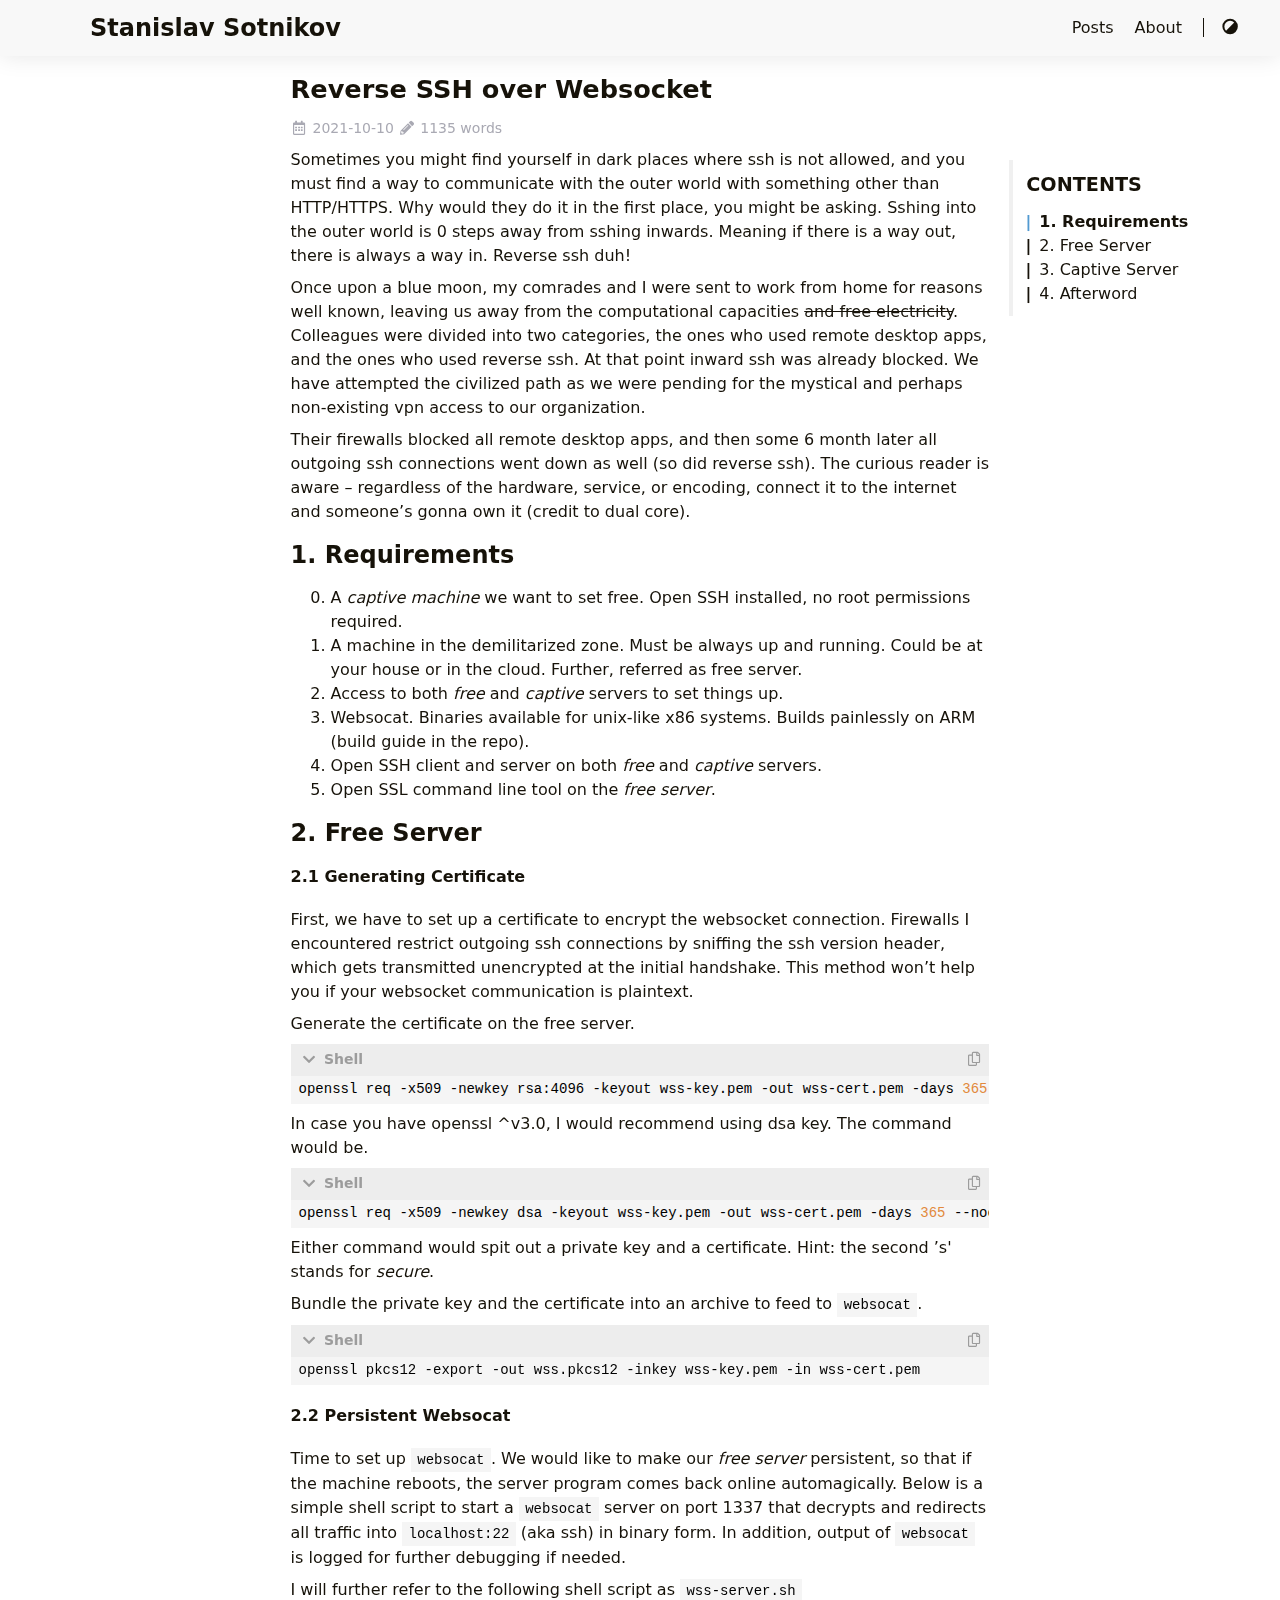
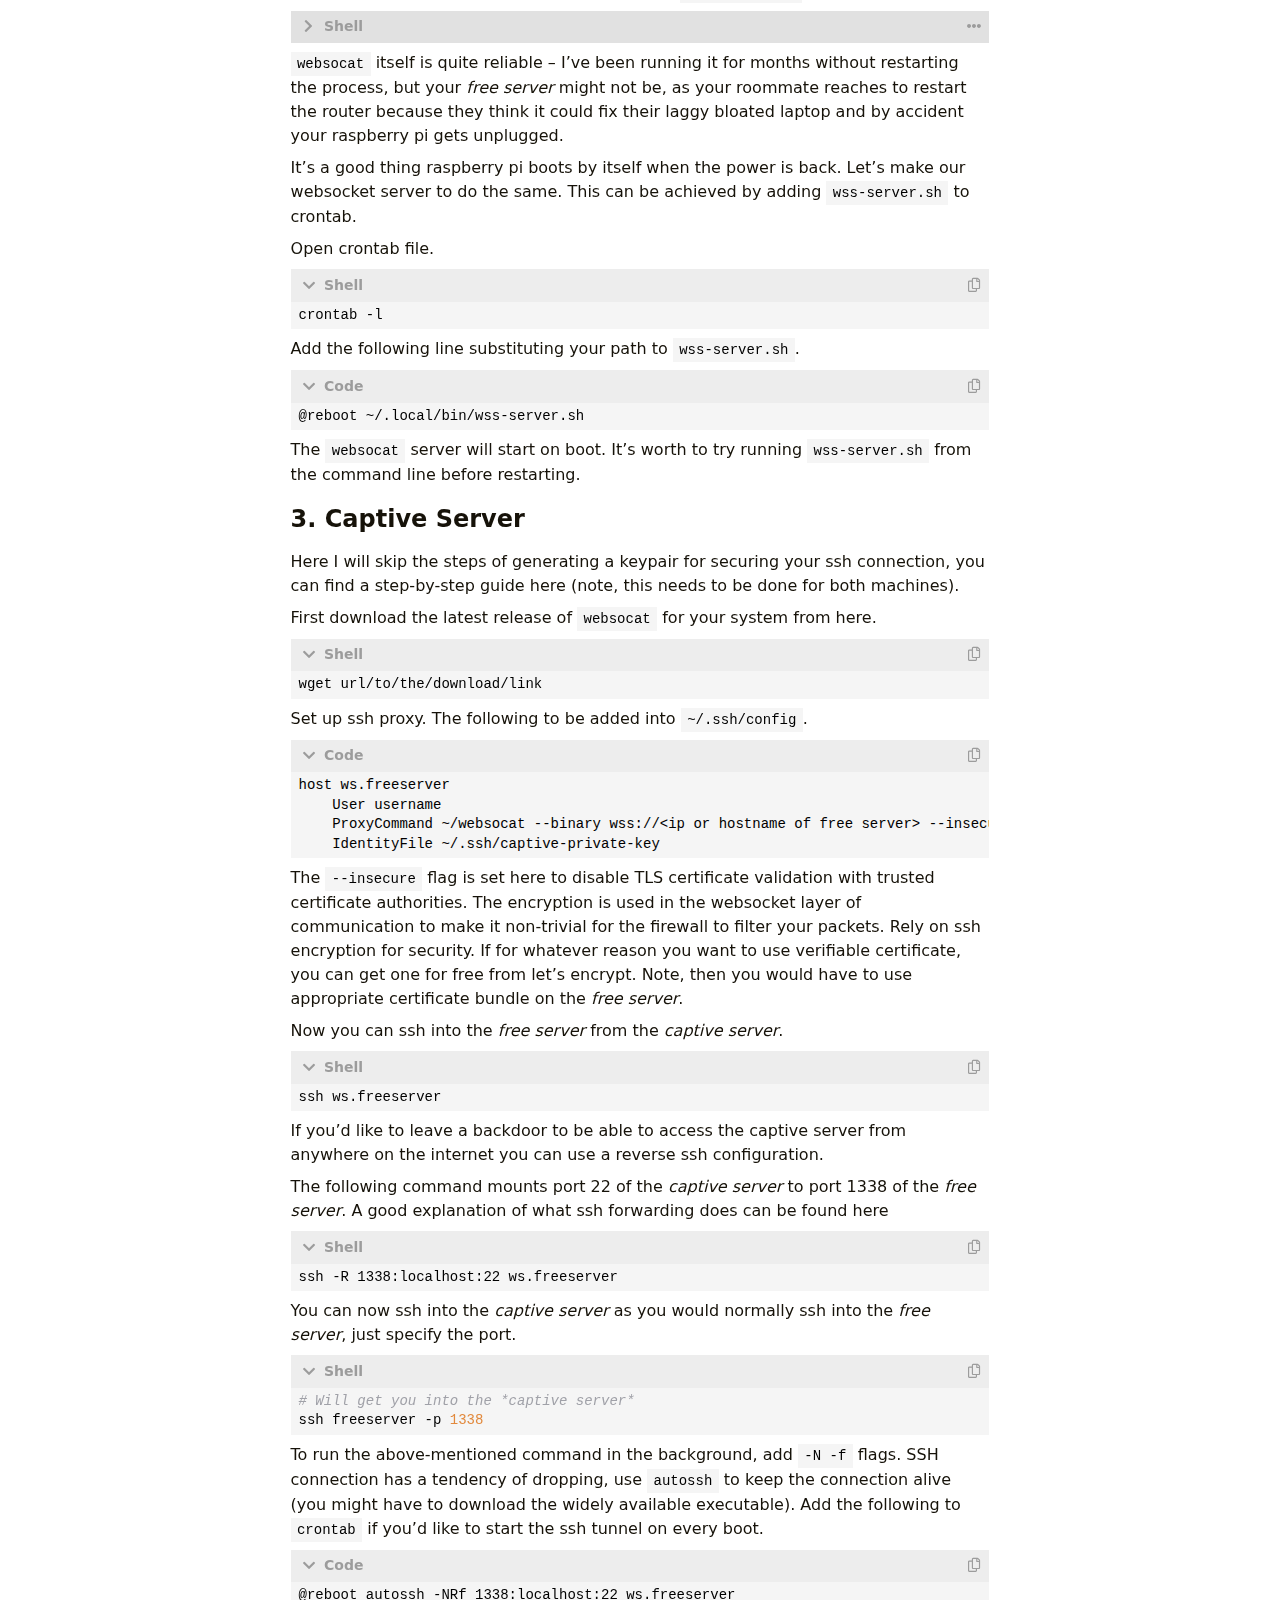
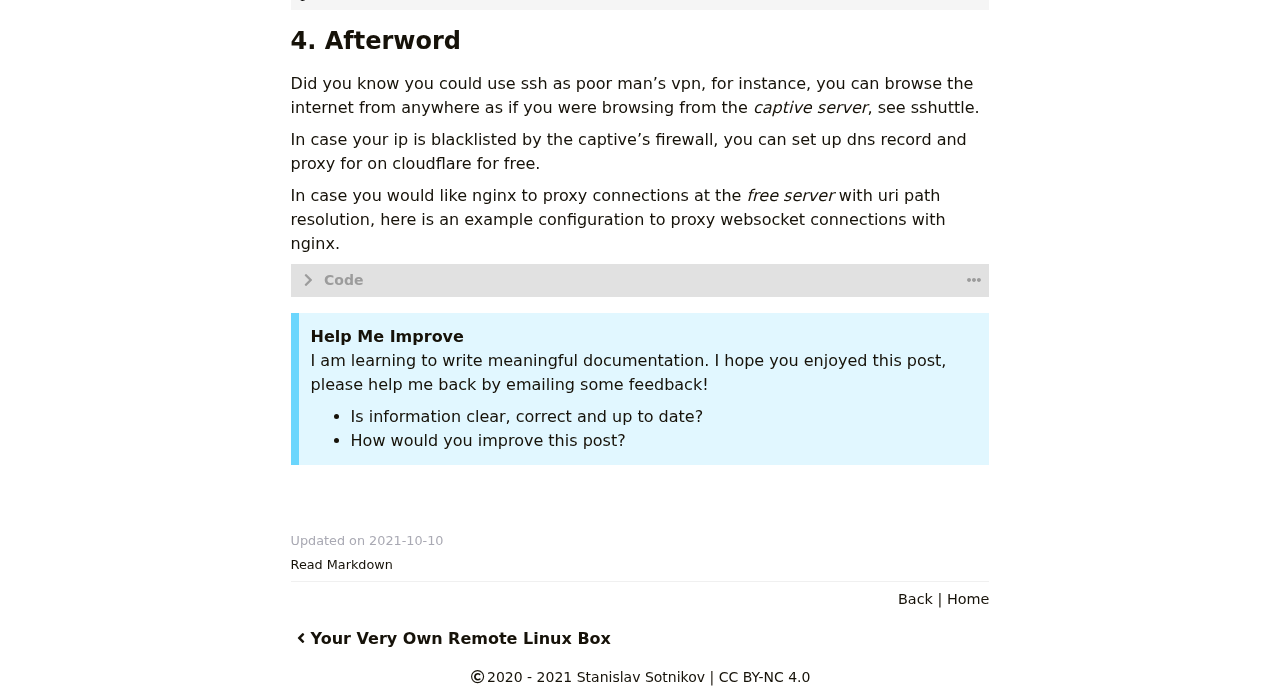
<file: ssh_websocket_proxy/index.html>
<!DOCTYPE html>
<html lang="en">
    <head>
        <meta charset="utf-8">
        <meta name="viewport" content="width=device-width, initial-scale=1">
        <meta name="robots" content="noodp" />
        <meta http-equiv="X-UA-Compatible" content="IE=edge, chrome=1">
        <title>Reverse SSH over Websocket - Stanislav Sotnikov</title><meta name="Description" content="welcome to stan."><meta property="og:title" content="Reverse SSH over Websocket" />
<meta property="og:description" content="Sometimes you might find yourself in dark places where ssh is not allowed, and you must find a way to communicate with the outer world with something other than HTTP/HTTPS. Why would they do it in the first place, you might be asking. Sshing into the outer world is 0 steps away from sshing inwards. Meaning if there is a way out, there is always a way in. Reverse ssh duh!" />
<meta property="og:type" content="article" />
<meta property="og:url" content="https://stansotn.github.io/ssh_websocket_proxy/" /><meta property="og:image" content="https://stansotn.github.io/logo.png"/><meta property="article:section" content="posts" />
<meta property="article:published_time" content="2021-10-10T18:00:00-05:00" />
<meta property="article:modified_time" content="2021-10-10T18:00:00-05:00" />

<meta name="twitter:card" content="summary_large_image"/>
<meta name="twitter:image" content="https://stansotn.github.io/logo.png"/>

<meta name="twitter:title" content="Reverse SSH over Websocket"/>
<meta name="twitter:description" content="Sometimes you might find yourself in dark places where ssh is not allowed, and you must find a way to communicate with the outer world with something other than HTTP/HTTPS. Why would they do it in the first place, you might be asking. Sshing into the outer world is 0 steps away from sshing inwards. Meaning if there is a way out, there is always a way in. Reverse ssh duh!"/>
<meta name="application-name" content="Stanislav Sotnikov">
<meta name="apple-mobile-web-app-title" content="Stanislav Sotnikov"><meta name="theme-color" content="#ffffff"><meta name="msapplication-TileColor" content="#da532c"><link rel="shortcut icon" type="image/x-icon" href="/favicon.ico" />
        <link rel="icon" type="image/png" sizes="32x32" href="/favicon-32x32.png">
        <link rel="icon" type="image/png" sizes="16x16" href="/favicon-16x16.png"><link rel="apple-touch-icon" sizes="180x180" href="/apple-touch-icon.png"><link rel="mask-icon" href="/safari-pinned-tab.svg" color="#5bbad5"><link rel="manifest" href="/site.webmanifest"><link rel="canonical" href="https://stansotn.github.io/ssh_websocket_proxy/" /><link rel="prev" href="https://stansotn.github.io/linux_box/" /><link rel="stylesheet" href="/lib/normalize/normalize.min.css"><link rel="stylesheet" href="/css/style.min.css"><link rel="stylesheet" href="/lib/fontawesome-free/all.min.css"><link rel="stylesheet" href="/lib/animate/animate.min.css"><script type="application/ld+json">
    {
        "@context": "http://schema.org",
        "@type": "BlogPosting",
        "headline": "Reverse SSH over Websocket",
        "inLanguage": "en",
        "mainEntityOfPage": {
            "@type": "WebPage",
            "@id": "https:\/\/stansotn.github.io\/ssh_websocket_proxy\/"
        },"genre": "posts","wordcount":  1135 ,
        "url": "https:\/\/stansotn.github.io\/ssh_websocket_proxy\/","datePublished": "2021-10-10T18:00:00-05:00","dateModified": "2021-10-10T18:00:00-05:00","publisher": {
            "@type": "Organization",
            "name": ""},"author": {
                "@type": "Person",
                "name": "Stanislav Sotnikov"
            },"description": ""
    }
    </script></head>
    <body header-desktop="fixed" header-mobile="auto"><script type="text/javascript">(window.localStorage && localStorage.getItem('theme') ? localStorage.getItem('theme') === 'dark' : ('auto' === 'auto' ? window.matchMedia('(prefers-color-scheme: dark)').matches : 'auto' === 'dark')) && document.body.setAttribute('theme', 'dark');</script>

        <div id="mask"></div><div class="wrapper"><header class="desktop" id="header-desktop">
    <div class="header-wrapper">
        <div class="header-title">
            <a href="/" title="Stanislav Sotnikov">Stanislav Sotnikov</a>
        </div>
        <div class="menu">
            <div class="menu-inner"><a class="menu-item" href="/posts/"> Posts </a><a class="menu-item" href="/about/"> About </a><span class="menu-item delimiter"></span><a href="javascript:void(0);" class="menu-item theme-switch" title="Switch Theme">
                    <i class="fas fa-adjust fa-fw"></i>
                </a>
            </div>
        </div>
    </div>
    
    <script async src="https://www.googletagmanager.com/gtag/js?id=G-TZ12BLFVSP"></script>
    <script>
    window.dataLayer = window.dataLayer || [];
    function gtag(){dataLayer.push(arguments);}
    gtag('js', new Date());

    gtag('config', 'G-TZ12BLFVSP');
    </script>
</header><header class="mobile" id="header-mobile">
    <div class="header-container">
        <div class="header-wrapper">
            <div class="header-title">
                <a href="/" title="Stanislav Sotnikov">Stanislav Sotnikov</a>
            </div>
            <div class="menu-toggle" id="menu-toggle-mobile">
                <span></span><span></span><span></span>
            </div>
        </div>
        <div class="menu" id="menu-mobile"><a class="menu-item" href="/posts/" title="">Posts</a><a class="menu-item" href="/about/" title="">About</a><a href="javascript:void(0);" class="menu-item theme-switch" title="Switch Theme">
                <i class="fas fa-adjust fa-fw"></i>
            </a></div>
    </div>
    
    <script async src="https://www.googletagmanager.com/gtag/js?id=G-TZ12BLFVSP"></script>
    <script>
    window.dataLayer = window.dataLayer || [];
    function gtag(){dataLayer.push(arguments);}
    gtag('js', new Date());

    gtag('config', 'G-TZ12BLFVSP');
    </script>
</header>
<div class="search-dropdown desktop">
    <div id="search-dropdown-desktop"></div>
</div>
<div class="search-dropdown mobile">
    <div id="search-dropdown-mobile"></div>
</div>
<main class="main">
                <div class="container"><div class="toc" id="toc-auto">
            <h2 class="toc-title">Contents</h2>
            <div class="toc-content" id="toc-content-auto"></div>
        </div><article class="page single"><h1 class="single-title">Reverse SSH over Websocket</h1><div class="post-meta">
            <div class="post-meta-line"></div>
            <div class="post-meta-line"><i class="far fa-calendar-alt fa-fw"></i>&nbsp;<time datetime="2021-10-10">2021-10-10</time>&nbsp;<i class="fas fa-pencil-alt fa-fw"></i>&nbsp;1135 words&nbsp;</div>
        </div><div class="details toc" id="toc-static"  kept="">
                <div class="details-summary toc-title">
                    <span>Contents</span>
                    <span><i class="details-icon fas fa-angle-right"></i></span>
                </div>
                <div class="details-content toc-content" id="toc-content-static"><nav id="TableOfContents">
  <ul>
    <li><a href="#1-requirements">1. Requirements</a></li>
    <li><a href="#2-free-server">2. Free Server</a>
      <ul>
        <li>
          <ul>
            <li><a href="#21-generating-certificate">2.1 Generating Certificate</a></li>
            <li><a href="#22-persistent-websocat">2.2 Persistent Websocat</a></li>
          </ul>
        </li>
      </ul>
    </li>
    <li><a href="#3-captive-server">3. Captive Server</a></li>
    <li><a href="#4-afterword">4. Afterword</a></li>
  </ul>
</nav></div>
            </div><div class="content" id="content"><p>Sometimes you might find yourself in dark places where ssh is not allowed, and
you must find a way to communicate with the outer world with something other
than HTTP/HTTPS. Why would they do it in the first place, you might be asking.
Sshing into the outer world is 0 steps away from sshing inwards.
Meaning if there is a way out, there is always a way in. Reverse ssh duh!</p>
<p>Once upon a blue moon, my comrades and I were sent to work from home for
reasons well known, leaving us away from the computational capacities
<del>and free electricity</del>. Colleagues were divided into two categories,
the ones who used remote desktop apps, and the ones who used reverse ssh.
At that point inward ssh was already blocked. We have attempted the civilized
path as we were pending for the mystical and perhaps non-existing vpn access
to our organization.</p>
<p>Their firewalls blocked all remote desktop apps, and then some 6 month later all
outgoing ssh connections went down as well (so did reverse ssh).
The curious reader is aware &ndash; regardless of the hardware, service, or
encoding, connect it to the internet and someone&rsquo;s gonna own it
(credit to dual core).</p>
<h2 id="1-requirements">1. Requirements</h2>
<ol start="0">
<li>A <em>captive machine</em> we want to set free. Open SSH installed, no root
permissions required.</li>
<li>A machine in the demilitarized zone. Must be always up and running.
Could be at your house or in the cloud. Further, referred as free server.</li>
<li>Access to both <em>free</em> and <em>captive</em> servers to set things up.</li>
<li><a href="https://github.com/vi/websocat" target="_blank" rel="noopener noreffer">Websocat</a>. Binaries available for unix-like
x86 systems. Builds painlessly on ARM (build guide in the repo).</li>
<li>Open SSH client and server on both <em>free</em> and <em>captive</em> servers.</li>
<li>Open SSL command line tool on the <em>free server</em>.</li>
</ol>
<h2 id="2-free-server">2. Free Server</h2>
<h4 id="21-generating-certificate">2.1 Generating Certificate</h4>
<p>First, we have to set up a certificate to encrypt the websocket connection.
Firewalls I encountered restrict outgoing ssh connections by sniffing the ssh
version header, which gets transmitted unencrypted at the initial handshake.
This method won&rsquo;t help you if your websocket communication is plaintext.</p>
<p>Generate the certificate on the free server.</p>
<div class="highlight"><pre tabindex="0" class="chroma"><code class="language-shell" data-lang="shell">openssl req -x509 -newkey rsa:4096 -keyout wss-key.pem -out wss-cert.pem -days <span class="m">365</span> --nodes
</code></pre></div><p>In case you have openssl ^v3.0, I would recommend using dsa key.
The command would be.</p>
<div class="highlight"><pre tabindex="0" class="chroma"><code class="language-shell" data-lang="shell">openssl req -x509 -newkey dsa -keyout wss-key.pem -out wss-cert.pem -days <span class="m">365</span> --noenc
</code></pre></div><p>Either command would spit out a private key and a certificate.
Hint: the second &rsquo;s' stands for <em>secure</em>.</p>
<p>Bundle the private key and the certificate into an archive to feed to <code>websocat</code>.</p>
<div class="highlight"><pre tabindex="0" class="chroma"><code class="language-shell" data-lang="shell">openssl pkcs12 -export -out wss.pkcs12 -inkey wss-key.pem -in wss-cert.pem
</code></pre></div><h4 id="22-persistent-websocat">2.2 Persistent Websocat</h4>
<p>Time to set up <code>websocat</code>. We would like to make our <em>free server</em> persistent,
so that if the machine reboots, the server program comes back online
automagically. Below is a simple shell script to start a <code>websocat</code> server on
port 1337 that decrypts and redirects all traffic into <code>localhost:22</code> (aka ssh)
in binary form. In addition, output of <code>websocat</code> is logged for further
debugging if needed.</p>
<p>I will further refer to the following shell script as <code>wss-server.sh</code></p>
<div class="highlight"><pre tabindex="0" class="chroma"><code class="language-shell" data-lang="shell"><span class="c1"># Content of `wss-server.sh`</span>
 
<span class="c1"># Path to websocat executable</span>
<span class="nv">websocat</span><span class="o">=</span>~/websocat
<span class="c1"># Path to certificate bundle</span>
<span class="nv">pkcs12</span><span class="o">=</span>~/wss.pkcs12
<span class="c1"># Log file (optional)</span>
<span class="nv">log</span><span class="o">=</span>~/websocat.log

<span class="nb">echo</span> <span class="s2">&#34;Websocat server starting on </span><span class="k">$(</span>date<span class="k">)</span><span class="s2">&#34;</span> &gt;&gt; <span class="nv">$log</span>
<span class="nv">$websocat</span> --binary wss-l:127.0.0.1:1337 tcp:127.0.0.1:22 --pkcs12-der <span class="nv">$pkcs12</span> &gt;&gt; <span class="nv">$log</span> 2&gt;<span class="p">&amp;</span><span class="m">1</span>
</code></pre></div><p><code>websocat</code> itself is quite reliable &ndash; I&rsquo;ve been running it for months
without restarting the process, but your <em>free server</em> might not be, as your
roommate reaches to restart the router because they think it could fix their
laggy bloated laptop and by accident your raspberry pi gets unplugged.</p>
<p>It&rsquo;s a good thing raspberry pi boots by itself when the power is back. Let&rsquo;s
make our websocket server to do the same. This can be achieved by adding
<code>wss-server.sh</code> to crontab.</p>
<p>Open crontab file.</p>
<div class="highlight"><pre tabindex="0" class="chroma"><code class="language-shell" data-lang="shell">crontab -l
</code></pre></div><p>Add the following line substituting your path to <code>wss-server.sh</code>.</p>
<div class="highlight"><pre tabindex="0" class="chroma"><code class="language-fallback" data-lang="fallback">@reboot ~/.local/bin/wss-server.sh
</code></pre></div><p>The <code>websocat</code> server will start on boot. It&rsquo;s worth to try running
<code>wss-server.sh</code> from the command line before restarting.</p>
<h2 id="3-captive-server">3. Captive Server</h2>
<p>Here I will skip the steps of generating a keypair for securing your ssh
connection, you can find a step-by-step guide <a href="https://stansotn.com/linux_box/#4-public-key-authentication" target="_blank" rel="noopener noreffer">here</a>
(note, this needs to be done for both machines).</p>
<p>First download the latest release of <code>websocat</code> for your system from <a href="https://github.com/vi/websocat/releases" target="_blank" rel="noopener noreffer">here</a>.</p>
<div class="highlight"><pre tabindex="0" class="chroma"><code class="language-shell" data-lang="shell">wget url/to/the/download/link
</code></pre></div><p>Set up ssh proxy. The following to be added into <code>~/.ssh/config</code>.</p>
<div class="highlight"><pre tabindex="0" class="chroma"><code class="language-fallback" data-lang="fallback">host ws.freeserver
    User username
    ProxyCommand ~/websocat --binary wss://&lt;ip or hostname of free server&gt; --insecure
    IdentityFile ~/.ssh/captive-private-key
</code></pre></div><p>The <code>--insecure</code> flag is set here to disable TLS certificate validation with
trusted certificate authorities. The encryption is used in the websocket layer
of communication to make it non-trivial for the firewall to filter your packets.
Rely on ssh encryption for security. If for whatever reason you want to use
verifiable certificate, you can get one for free from <a href="https://letsencrypt.org" target="_blank" rel="noopener noreffer">let&rsquo;s encrypt</a>.
Note, then you would have to use appropriate certificate bundle on the
<em>free server</em>.</p>
<p>Now you can ssh into the <em>free server</em> from the <em>captive server</em>.</p>
<div class="highlight"><pre tabindex="0" class="chroma"><code class="language-shell" data-lang="shell">ssh ws.freeserver
</code></pre></div><p>If you&rsquo;d like to leave a backdoor to be able to access the captive server
from anywhere on the internet you can use a reverse ssh configuration.</p>
<p>The following command mounts port 22 of the <em>captive server</em> to port 1338 of
the <em>free server</em>. A good explanation of what ssh forwarding does can be found
<a href="https://unix.stackexchange.com/questions/115897/whats-ssh-port-forwarding-and-whats-the-difference-between-ssh-local-and-remot" target="_blank" rel="noopener noreffer">here</a></p>
<div class="highlight"><pre tabindex="0" class="chroma"><code class="language-shell" data-lang="shell">ssh -R 1338:localhost:22 ws.freeserver
</code></pre></div><p>You can now ssh into the <em>captive server</em> as you would normally ssh into the
<em>free server</em>, just specify the port.</p>
<div class="highlight"><pre tabindex="0" class="chroma"><code class="language-shell" data-lang="shell"><span class="c1"># Will get you into the *captive server*</span>
ssh freeserver -p <span class="m">1338</span>
</code></pre></div><p>To run the above-mentioned command in the background, add <code>-N -f</code> flags.
SSH connection has a tendency of dropping, use <code>autossh</code> to keep the connection
alive (you might have to download the widely available executable).
Add the following to <code>crontab</code> if you&rsquo;d like to start the ssh tunnel on every
boot.</p>
<div class="highlight"><pre tabindex="0" class="chroma"><code class="language-fallback" data-lang="fallback">@reboot autossh -NRf 1338:localhost:22 ws.freeserver
</code></pre></div><h2 id="4-afterword">4. Afterword</h2>
<p>Did you know you could use ssh as poor man&rsquo;s vpn, for instance, you can browse
the internet from anywhere as if you were browsing from the <em>captive server</em>,
see <a href="https://github.com/sshuttle/sshuttle" target="_blank" rel="noopener noreffer">sshuttle</a>.</p>
<p>In case your ip is blacklisted by the captive&rsquo;s firewall, you can set up dns
record and proxy for on cloudflare for free.</p>
<p>In case you would like <a href="https://nginx.org" target="_blank" rel="noopener noreffer">nginx</a> to proxy connections at the
<em>free server</em> with uri path resolution, here is an example configuration to
proxy websocket connections with nginx.</p>
<div class="highlight"><pre tabindex="0" class="chroma"><code class="language-nginx.conf" data-lang="nginx.conf"><span class="k">server</span> <span class="p">{</span>

       <span class="kn">listen</span> <span class="mi">443</span> <span class="s">ssl</span><span class="p">;</span>
       <span class="kn">ssl_certificate</span> <span class="s">/path/to/cert.pem</span><span class="p">;</span>
       <span class="kn">ssl_certificate_key</span> <span class="s">/path/to/key.pem</span><span class="p">;</span>

       <span class="kn">location</span> <span class="s">/</span> <span class="p">{</span>
               <span class="kn">proxy_set_header</span> <span class="s">X-Forwarded-For</span> <span class="nv">$proxy_add_x_forwarded_for</span><span class="p">;</span>
               <span class="kn">proxy_set_header</span> <span class="s">Host</span> <span class="nv">$host</span><span class="p">;</span>

               <span class="kn">proxy_pass</span> <span class="s">https://localhost:1337</span><span class="p">;</span>
               <span class="kn">proxy_http_version</span> <span class="mi">1</span><span class="s">.1</span><span class="p">;</span>

               <span class="kn">proxy_set_header</span> <span class="s">Upgrade</span> <span class="nv">$http_upgrade</span><span class="p">;</span>
               <span class="kn">proxy_set_header</span> <span class="s">Connection</span> <span class="s">&#34;Upgrade&#34;</span><span class="p">;</span>

               <span class="kn">proxy_read_timeout</span> <span class="mi">1000</span><span class="p">;</span>
               <span class="kn">proxy_ssl_certificate</span> <span class="s">/path/to/cert.pem</span><span class="p">;</span>
               <span class="kn">proxy_ssl_certificate_key</span> <span class="s">/path/to/key.pem</span><span class="p">;</span>
       <span class="p">}</span>
<span class="p">}</span>
</code></pre></div><blockquote>
<p><strong>Help Me Improve</strong><br>
I am learning to write meaningful documentation. I hope you enjoyed this post, please help me back by emailing some feedback!</p>
<ul>
<li>Is information clear, correct and up to date?</li>
<li>How would you improve this post?</li>
</ul>
</blockquote>
</div><div class="post-footer" id="post-footer">
    <div class="post-info">
        <div class="post-info-line">
            <div class="post-info-mod">
                <span>Updated on 2021-10-10</span>
            </div>
            <div class="post-info-license"></div>
        </div>
        <div class="post-info-line">
            <div class="post-info-md"><span>
                            <a class="link-to-markdown" href="/ssh_websocket_proxy/index.md" target="_blank">Read Markdown</a>
                        </span></div>
            <div class="post-info-share">
                <span></span>
            </div>
        </div>
    </div>

    <div class="post-info-more">
        <section class="post-tags"></section>
        <section>
            <span><a href="javascript:void(0);" onclick="window.history.back();">Back</a></span>&nbsp;|&nbsp;<span><a href="/">Home</a></span>
        </section>
    </div>

    <div class="post-nav"><a href="/linux_box/" class="prev" rel="prev" title="Your Very Own Remote Linux Box"><i class="fas fa-angle-left fa-fw"></i>Your Very Own Remote Linux Box</a></div>
</div>
</article></div>
            </main><footer class="footer">
        <div class="footer-container"><div class="footer-line"><i class="far fa-copyright fa-fw"></i><span itemprop="copyrightYear">2020 - 2021</span><span class="author" itemprop="copyrightHolder">&nbsp;<a href="/" target="_blank">Stanislav Sotnikov</a></span>&nbsp;|&nbsp;<span class="license"><a rel="license external nofollow noopener noreffer" href="https://creativecommons.org/licenses/by-nc/4.0/" target="_blank">CC BY-NC 4.0</a></span></div>
        </div>
    </footer></div>

        <div id="fixed-buttons"><a href="#" id="back-to-top" class="fixed-button" title="Back to Top">
                <i class="fas fa-arrow-up fa-fw"></i>
            </a><a href="#" id="view-comments" class="fixed-button" title="View Comments">
                <i class="fas fa-comment fa-fw"></i>
            </a>
        </div><link rel="stylesheet" href="/lib/katex/katex.min.css"><link rel="stylesheet" href="/lib/katex/copy-tex.min.css"><script type="text/javascript" src="/lib/smooth-scroll/smooth-scroll.min.js"></script><script type="text/javascript" src="/lib/lazysizes/lazysizes.min.js"></script><script type="text/javascript" src="/lib/clipboard/clipboard.min.js"></script><script type="text/javascript" src="/lib/katex/katex.min.js"></script><script type="text/javascript" src="/lib/katex/auto-render.min.js"></script><script type="text/javascript" src="/lib/katex/copy-tex.min.js"></script><script type="text/javascript" src="/lib/katex/mhchem.min.js"></script><script type="text/javascript">window.config={"code":{"copyTitle":"Copy to clipboard","maxShownLines":10},"comment":{},"math":{"delimiters":[{"display":true,"left":"$$","right":"$$"},{"display":true,"left":"\\[","right":"\\]"},{"display":false,"left":"$","right":"$"},{"display":false,"left":"\\(","right":"\\)"}],"strict":false}};</script><script type="text/javascript" src="/js/theme.min.js"></script></body>
</html>
</file>
<file: css/style.min.css>
html{font-family:system-ui,-apple-system,BlinkMacSystemFont,PingFang SC,Microsoft YaHei UI,Segoe UI,Roboto,Oxygen,Ubuntu,Cantarell,Fira Sans,Droid Sans,Helvetica Neue,Helvetica,Arial,sans-serif;font-weight:400;font-display:swap;font-size:16px;line-height:1.5rem;width:100%}::-webkit-scrollbar{width:.5rem;height:.5rem}::-webkit-scrollbar-thumb{background-color:#87878d}::-webkit-scrollbar-thumb:hover{background-color:#a9a9b3}::selection{background-color:rgba(53,166,247,0.25)}[theme=dark] ::selection{background-color:rgba(50,112,194,0.4)}body{background-color:#fff;color:#161209;word-wrap:break-word;overflow-wrap:break-word;scrollbar-color:auto}body[theme=dark]{color:#a9a9b3;background-color:#292a2d}input::-ms-clear{display:none}a,a::before,a::after{text-decoration:none;color:#161209}[theme=dark] a,[theme=dark] a::before,[theme=dark] a::after{color:#a9a9b3}a:active,a:hover{color:#a9a9b3}[theme=dark] a:active,[theme=dark] a:hover{color:#fff}#mask{background-repeat:no-repeat;background-position:center;position:fixed;top:0;left:0;width:100%;height:100%;z-index:-1;background-color:rgba(0,0,0,0)}.blur #mask{z-index:100;background-color:rgba(0,0,0,0.25)}svg.icon{display:inline-block;width:1.25em;height:1em;text-align:center}svg.icon path{fill:currentColor}img.emoji{height:1em;width:1em;margin:0 .05em 0 .1em;vertical-align:-.1em}.details .details-summary:hover{cursor:pointer}.details i.details-icon{color:#a9a9b3;-webkit-transition:transform 0.2s ease;-moz-transition:transform 0.2s ease;-o-transition:transform 0.2s ease;transition:transform 0.2s ease}[theme=dark] .details i.details-icon{color:#5d5d5f}.details .details-content{max-height:0;overflow-y:hidden;-webkit-transition:max-height 0.8s cubic-bezier(0, 1, 0, 1) -0.1s;-moz-transition:max-height 0.8s cubic-bezier(0, 1, 0, 1) -0.1s;-o-transition:max-height 0.8s cubic-bezier(0, 1, 0, 1) -0.1s;transition:max-height 0.8s cubic-bezier(0, 1, 0, 1) -0.1s}.details.open i.details-icon{-webkit-transform:rotate(90deg);-moz-transform:rotate(90deg);-ms-transform:rotate(90deg);-o-transform:rotate(90deg);transform:rotate(90deg)}.details.open .details-content{max-height:12000px;-webkit-transition:max-height 0.8s cubic-bezier(0.5, 0, 1, 0) 0s;-moz-transition:max-height 0.8s cubic-bezier(0.5, 0, 1, 0) 0s;-o-transition:max-height 0.8s cubic-bezier(0.5, 0, 1, 0) 0s;transition:max-height 0.8s cubic-bezier(0.5, 0, 1, 0) 0s}#fixed-buttons{display:none}.fixed-button{display:none;z-index:100;position:fixed;right:1.5rem;font-size:1rem;line-height:1.3rem;padding:.6rem .6rem;color:#a9a9b3;background:#f8f8f8;-webkit-border-radius:2rem;-moz-border-radius:2rem;border-radius:2rem;-webkit-transition:color 0.4s ease;-moz-transition:color 0.4s ease;-o-transition:color 0.4s ease;transition:color 0.4s ease}.blur .fixed-button{-webkit-filter:blur(1.5px);-moz-filter:blur(1.5px);-ms-filter:blur(1.5px);filter:blur(1.5px)}.fixed-button:hover,.fixed-button:active{color:#161209;cursor:pointer}.fixed-button:active,.fixed-button:focus,.fixed-button:hover{outline:none}[theme=dark] .fixed-button{color:#5d5d5f;background:#252627}[theme=dark] .fixed-button:hover,[theme=dark] .fixed-button:active{color:#a9a9b3}#back-to-top{display:block;bottom:1.5rem}#view-comments{bottom:4.5rem}.cc-window.cc-banner .cc-btn{color:#161209}.cc-window.cc-banner .cc-btn:hover,.cc-window.cc-banner .cc-btn:focus{background-color:#ccc}[theme=dark] .cc-window.cc-banner .cc-btn{color:#161209}[theme=dark] .cc-window.cc-banner .cc-btn:hover,[theme=dark] .cc-window.cc-banner .cc-btn:focus{background-color:#fff}img{-o-object-fit:contain;object-fit:contain;font-family:"object-fit: contain;"}.wrapper{display:flex;flex-direction:column;min-height:100vh;width:100%}.wrapper main{flex:1 0 auto}.wrapper main .container{padding:0 1rem}.page{position:relative;max-width:800px;width:60%;margin:0 auto}[header-desktop] .page{padding-top:3.5rem}[header-desktop=normal] .page{padding-top:0}.blur .page{-webkit-filter:blur(1.5px);-moz-filter:blur(1.5px);-ms-filter:blur(1.5px);filter:blur(1.5px)}.toc .toc-title{font-size:1.2rem;font-weight:bold;text-transform:uppercase}.toc .toc-content{font-size:1rem}.toc .toc-content ul{text-indent:-0.85rem;padding-left:.8rem;list-style:none}.toc .toc-content ul a:first-child::before{content:"|";font-weight:bolder;margin-right:.5rem;color:#161209}[theme=dark] .toc .toc-content ul a:first-child::before{color:#a9a9b3}.toc .toc-content ul ul{padding-left:1.5rem}.toc ruby{background:#f5f5f5}.toc ruby rt{color:#a9a9b3}[theme=dark] .toc ruby{background:#272C34}[theme=dark] .toc ruby rt{color:#5d5d5f}#toc-auto{display:block;position:absolute;width:12000px;max-width:0;padding:0 .8rem;border-left:4px solid #f0f0f0;word-wrap:break-word;overflow-wrap:break-word;box-sizing:border-box;top:10rem;left:0;visibility:hidden}[header-desktop=normal] #toc-auto{top:5rem}.blur #toc-auto{-webkit-filter:blur(1.5px);-moz-filter:blur(1.5px);-ms-filter:blur(1.5px);filter:blur(1.5px)}[theme=dark] #toc-auto{border-left-color:#363636}#toc-auto .toc-title{margin:.8rem 0}#toc-auto .toc-content.always-active ul{display:block}#toc-auto .toc-content>nav>ul{margin:.625rem 0}#toc-auto .toc-content ul ul{display:none}#toc-auto .toc-content ul .has-active>ul{display:block}#toc-auto .toc-content a.active{font-weight:bold;color:#161209}[theme=dark] #toc-auto .toc-content a.active{color:#a9a9b3}#toc-auto .toc-content a.active::before{color:#529ad1}[theme=dark] #toc-auto .toc-content a.active::before{color:#fff}#toc-static{display:none;margin:.8rem 0}#toc-static[kept=true]{display:block}#toc-static .toc-title{display:flex;justify-content:space-between;line-height:2em;padding:0 .75rem;background:#e6e6e6}[theme=dark] #toc-static .toc-title{background:#1a1d23}#toc-static .toc-content{background-color:#f5f5f5}#toc-static .toc-content>nav>ul{margin:0;padding:.4rem 1rem .4rem 1.8rem}[theme=dark] #toc-static .toc-content{background-color:#272C34}#toc-static.open .toc-title{background:#ededed}[theme=dark] #toc-static.open .toc-title{background:#20252b}.single .single-title{margin:1rem 0 .5rem;font-size:1.6rem;font-weight:bold;line-height:140%}.single .single-subtitle{margin:.4rem 0;font-size:1.2rem;font-weight:normal;font-style:italic;line-height:100%}.single .post-meta{font-size:.875rem;color:#a9a9b3}.single .post-meta span{display:inline-block}[theme=dark] .single .post-meta{color:#5d5d5f}.single .post-meta a,.single .post-meta a::before,.single .post-meta a::after{text-decoration:none;color:#161209}[theme=dark] .single .post-meta a,[theme=dark] .single .post-meta a::before,[theme=dark] .single .post-meta a::after{color:#a9a9b3}.single .post-meta a:active,.single .post-meta a:hover{color:#529ad1}[theme=dark] .single .post-meta a:active,[theme=dark] .single .post-meta a:hover{color:#fff}.single .post-meta .author{font-size:1.05rem}.single .featured-image{margin:.5rem 0 1rem 0}.single .featured-image img{display:block;max-width:100%;height:auto;margin:0 auto;overflow:hidden}.single .featured-image img.lazyloaded{width:100%}.single .content>h2{font-size:1.5rem}.single .content>h2 code{font-size:1.25rem}.single .content>h3{font-size:1.25rem}.single .content>h3 code{font-size:1rem}.single .content>h4{font-size:1rem}.single .content>h4 code{font-size:1rem}.single .content>h5{font-size:1rem}.single .content>h6{font-size:1rem}.single .content h2,.single .content h3,.single .content h4,.single .content h5,.single .content h6{font-weight:bold;margin:1.2rem 0}[theme=dark] .single .content h2,[theme=dark] .single .content h3,[theme=dark] .single .content h4,[theme=dark] .single .content h5,[theme=dark] .single .content h6{font-weight:bolder}.single .content p{margin:.5rem 0}.single .content b,.single .content strong{font-weight:bold}[theme=dark] .single .content b,[theme=dark] .single .content strong{color:#ddd}.single .content a,.single .content a::before,.single .content a::after{text-decoration:none;color:#161209}[theme=dark] .single .content a,[theme=dark] .single .content a::before,[theme=dark] .single .content a::after{color:#a9a9b3}.single .content a:active,.single .content a:hover{color:#529ad1}[theme=dark] .single .content a:active,[theme=dark] .single .content a:hover{color:#fff}.single .content a{word-wrap:break-word;overflow-wrap:break-word}[theme=dark] .single .content a b,[theme=dark] .single .content a strong{color:#a9a9b3}.single .content [theme=dark] a:hover b,.single .content [theme=dark] a:hover strong{color:#fff}.single .content ul,.single .content ol{margin:.5rem 0;padding-left:2.5rem}.single .content ul{list-style-type:disc}.single .content ruby{background:#f5f5f5}.single .content ruby rt{color:#a9a9b3}[theme=dark] .single .content ruby{background:#272C34}[theme=dark] .single .content ruby rt{color:#5d5d5f}.single .content .table-wrapper{overflow-x:auto}.single .content .table-wrapper::-webkit-scrollbar{background-color:#fff}[theme=dark] .single .content .table-wrapper::-webkit-scrollbar{background-color:#272c34}.single .content .table-wrapper>table{width:100%;max-width:100%;margin:.625rem 0;border-spacing:0;background:#fff;border-collapse:collapse}[theme=dark] .single .content .table-wrapper>table{background:#272c34}.single .content .table-wrapper>table thead{background:#ededed}[theme=dark] .single .content .table-wrapper>table thead{background-color:#20252b}.single .content .table-wrapper>table th,.single .content .table-wrapper>table td{padding:.3rem 1rem;border:1px solid #e8e8e8}[theme=dark] .single .content .table-wrapper>table th,[theme=dark] .single .content .table-wrapper>table td{border-color:#1c2025}.single .content img{max-width:100%;min-height:1em}.single .content figure{margin:.5rem;text-align:center}.single .content figure .image-caption:not(:empty){min-width:20%;max-width:80%;display:inline-block;padding:.5rem;margin:0 auto;font-size:.875rem;color:#969696}.single .content figure img{display:block;height:auto;margin:0 auto;overflow:hidden}.single .content .lazyloading{-o-object-fit:none;object-fit:none;font-family:"object-fit: none;"}.single .content blockquote{display:block;border-left:0.5rem solid #6bd6fd;background-color:rgba(107,214,253,0.2);padding:.25rem .75rem;margin:1rem 0}[theme=dark] .single .content blockquote{border-left-color:#59c5ec;background-color:rgba(89,197,236,0.2)}.single .content .footnotes{color:#a9a9b3}[theme=dark] .single .content .footnotes{color:#5d5d5f}.single .content .footnotes p{margin:.25rem 0}.single .content code{display:inline-block;max-width:100%;padding:0 .4rem;word-wrap:break-word;overflow-wrap:break-word;-webkit-line-break:anywhere;-ms-line-break:anywhere;line-break:anywhere;font-size:.875rem;font-family:Source Code Pro,Menlo,Consolas,Monaco,monospace,system-ui,-apple-system,BlinkMacSystemFont,PingFang SC,Microsoft YaHei UI,Segoe UI,Roboto,Oxygen,Ubuntu,Cantarell,Fira Sans,Droid Sans,Helvetica Neue,Helvetica,Arial,sans-serif;color:#000}[theme=dark] .single .content code{color:#f5f5f5}.single .content pre{margin:0;padding:.25rem 0 .25rem .5rem;-moz-tab-size:4;-o-tab-size:4;tab-size:4}.single .content pre code{padding:0}.single .content pre img{min-height:1em;max-height:1.2em;vertical-align:text-bottom}.single .content code,.single .content pre,.single .content .highlight table,.single .content .highlight tr,.single .content .highlight td{background:#f5f5f5}[theme=dark] .single .content code,[theme=dark] .single .content pre,[theme=dark] .single .content .highlight table,[theme=dark] .single .content .highlight tr,[theme=dark] .single .content .highlight td{background:#272C34}.single .content .highlight,.single .content .gist{font-family:Source Code Pro,Menlo,Consolas,Monaco,monospace,system-ui,-apple-system,BlinkMacSystemFont,PingFang SC,Microsoft YaHei UI,Segoe UI,Roboto,Oxygen,Ubuntu,Cantarell,Fira Sans,Droid Sans,Helvetica Neue,Helvetica,Arial,sans-serif;font-size:.875rem}.single .content .highlight .table-wrapper>table,.single .content .highlight .table-wrapper>table thead,.single .content .highlight .table-wrapper>table tr,.single .content .highlight .table-wrapper>table td,.single .content .gist .table-wrapper>table,.single .content .gist .table-wrapper>table thead,.single .content .gist .table-wrapper>table tr,.single .content .gist .table-wrapper>table td{margin:0;padding:0;border:none !important;white-space:nowrap}.single .content .highlight{line-height:1.4em;margin:.5rem 0}.single .content .highlight>.chroma{position:relative}.single .content .highlight>.chroma .code-header{display:flex;justify-content:space-between;align-items:center;box-sizing:border-box;width:100%;font-family:system-ui,-apple-system,BlinkMacSystemFont,PingFang SC,Microsoft YaHei UI,Segoe UI,Roboto,Oxygen,Ubuntu,Cantarell,Fira Sans,Droid Sans,Helvetica Neue,Helvetica,Arial,sans-serif;font-weight:bold;color:#9c9c9c;background:#e1e1e1}[theme=dark] .single .content .highlight>.chroma .code-header{color:#b1b0b0;background:#1a1d23}.single .content .highlight>.chroma .code-header:hover{cursor:pointer}.single .content .highlight>.chroma .code-header .code-title{width:100%;padding:.4rem}.single .content .highlight>.chroma .code-header .code-title::after{padding-left:.2rem;content:'Code'}.single .content .highlight>.chroma .code-header.language-bash .code-title::after{content:"Bash"}.single .content .highlight>.chroma .code-header.language-c .code-title::after{content:"C"}.single .content .highlight>.chroma .code-header.language-cs .code-title::after{content:"C#"}.single .content .highlight>.chroma .code-header.language-cpp .code-title::after{content:"C++"}.single .content .highlight>.chroma .code-header.language-clojure .code-title::after{content:"Clojure"}.single .content .highlight>.chroma .code-header.language-coffeescript .code-title::after{content:"CoffeeScript"}.single .content .highlight>.chroma .code-header.language-css .code-title::after{content:"CSS"}.single .content .highlight>.chroma .code-header.language-dart .code-title::after{content:"Dart"}.single .content .highlight>.chroma .code-header.language-diff .code-title::after{content:"Diff"}.single .content .highlight>.chroma .code-header.language-erlang .code-title::after{content:"Erlang"}.single .content .highlight>.chroma .code-header.language-go .code-title::after{content:"Go"}.single .content .highlight>.chroma .code-header.language-go-html-template .code-title::after{content:"Go HTML Template"}.single .content .highlight>.chroma .code-header.language-groovy .code-title::after{content:"Groovy"}.single .content .highlight>.chroma .code-header.language-haskell .code-title::after{content:"Haskell"}.single .content .highlight>.chroma .code-header.language-html .code-title::after{content:"HTML"}.single .content .highlight>.chroma .code-header.language-http .code-title::after{content:"HTTP"}.single .content .highlight>.chroma .code-header.language-xml .code-title::after{content:"XML"}.single .content .highlight>.chroma .code-header.language-java .code-title::after{content:"Java"}.single .content .highlight>.chroma .code-header.language-js .code-title::after{content:"JavaScript"}.single .content .highlight>.chroma .code-header.language-javascript .code-title::after{content:"JavaScript"}.single .content .highlight>.chroma .code-header.language-json .code-title::after{content:"JSON"}.single .content .highlight>.chroma .code-header.language-kotlin .code-title::after{content:"Kotlin"}.single .content .highlight>.chroma .code-header.language-latex .code-title::after{content:"LaTeX"}.single .content .highlight>.chroma .code-header.language-less .code-title::after{content:"Less"}.single .content .highlight>.chroma .code-header.language-lisp .code-title::after{content:"Lisp"}.single .content .highlight>.chroma .code-header.language-lua .code-title::after{content:"Lua"}.single .content .highlight>.chroma .code-header.language-makefile .code-title::after{content:"Makefile"}.single .content .highlight>.chroma .code-header.language-markdown .code-title::after{content:"Markdown"}.single .content .highlight>.chroma .code-header.language-matlab .code-title::after{content:"Matlab"}.single .content .highlight>.chroma .code-header.language-objectivec .code-title::after{content:"Objective-C"}.single .content .highlight>.chroma .code-header.language-php .code-title::after{content:"PHP"}.single .content .highlight>.chroma .code-header.language-perl .code-title::after{content:"Perl"}.single .content .highlight>.chroma .code-header.language-python .code-title::after{content:"Python"}.single .content .highlight>.chroma .code-header.language-r .code-title::after{content:"R"}.single .content .highlight>.chroma .code-header.language-ruby .code-title::after{content:"Ruby"}.single .content .highlight>.chroma .code-header.language-rust .code-title::after{content:"Rust"}.single .content .highlight>.chroma .code-header.language-scala .code-title::after{content:"Scala"}.single .content .highlight>.chroma .code-header.language-scss .code-title::after{content:"Scss"}.single .content .highlight>.chroma .code-header.language-shell .code-title::after{content:"Shell"}.single .content .highlight>.chroma .code-header.language-sql .code-title::after{content:"SQL"}.single .content .highlight>.chroma .code-header.language-swift .code-title::after{content:"Swift"}.single .content .highlight>.chroma .code-header.language-tex .code-title::after{content:"TeX"}.single .content .highlight>.chroma .code-header.language-toml .code-title::after{content:"TOML"}.single .content .highlight>.chroma .code-header.language-ts .code-title::after{content:"TypeScript"}.single .content .highlight>.chroma .code-header.language-typescript .code-title::after{content:"TypeScript"}.single .content .highlight>.chroma .code-header.language-vue .code-title::after{content:"Vue"}.single .content .highlight>.chroma .code-header.language-yml .code-title::after{content:"YAML"}.single .content .highlight>.chroma .code-header.language-yaml .code-title::after{content:"YAML"}.single .content .highlight>.chroma .lntd:first-child{min-width:1.6rem;text-align:right}.single .content .highlight>.chroma .lntd:last-child{width:100%}.single .content .highlight>.chroma .lntd:last-child pre{min-width:-webkit-max-content;min-width:-moz-max-content;min-width:intrinsic;min-width:max-content}.single .content .highlight>.chroma .ln{padding-right:.75rem}.single .content .highlight>.chroma .hl{display:block;background-color:#dcdcdc}[theme=dark] .single .content .highlight>.chroma .hl{background-color:#1c2025}.single .content .highlight>.chroma .ln,.single .content .highlight>.chroma .lnt{color:#a9a9b3}[theme=dark] .single .content .highlight>.chroma .ln,[theme=dark] .single .content .highlight>.chroma .lnt{color:#5d5d5f}.single .content .highlight>.chroma .arrow{padding:0 .2rem;-webkit-transition:transform 0.2s ease;-moz-transition:transform 0.2s ease;-o-transition:transform 0.2s ease;transition:transform 0.2s ease}.single .content .highlight>.chroma .ellipses{padding:.4rem}.single .content .highlight>.chroma .copy{display:none;padding:.4rem}.single .content .highlight>.chroma .copy:hover{cursor:pointer;color:#a9a9b3}[theme=dark] .single .content .highlight>.chroma .copy:hover{color:#fff}.single .content .highlight>.chroma .table-wrapper{max-height:0;overflow-y:hidden;-webkit-transition:max-height 0.8s cubic-bezier(0, 1, 0, 1) -0.1s;-moz-transition:max-height 0.8s cubic-bezier(0, 1, 0, 1) -0.1s;-o-transition:max-height 0.8s cubic-bezier(0, 1, 0, 1) -0.1s;transition:max-height 0.8s cubic-bezier(0, 1, 0, 1) -0.1s}.single .content .highlight>.chroma.open .code-header{background:#ededed}[theme=dark] .single .content .highlight>.chroma.open .code-header{background:#20252b}.single .content .highlight>.chroma.open .table-wrapper{max-height:12000px;-webkit-transition:max-height 0.8s cubic-bezier(0.5, 0, 1, 0) 0s;-moz-transition:max-height 0.8s cubic-bezier(0.5, 0, 1, 0) 0s;-o-transition:max-height 0.8s cubic-bezier(0.5, 0, 1, 0) 0s;transition:max-height 0.8s cubic-bezier(0.5, 0, 1, 0) 0s}.single .content .highlight>.chroma.open .arrow{-webkit-transform:rotate(90deg);-moz-transform:rotate(90deg);-ms-transform:rotate(90deg);-o-transform:rotate(90deg);transform:rotate(90deg)}.single .content .highlight>.chroma.open .ellipses{display:none}.single .content .highlight>.chroma.open .copy{display:inline}.single .content .highlight .c,.single .content .highlight .ch,.single .content .highlight .cm,.single .content .highlight .c1,.single .content .highlight .cs,.single .content .highlight .cp,.single .content .highlight .cpf{font-style:italic}.single .content .highlight .gl{text-decoration:underline}.single .content .highlight .p{color:#a9a9b3}.single .content .highlight .k{color:#b501a9}.single .content .highlight .kc{color:#b501a9}.single .content .highlight .kd{color:#b501a9}.single .content .highlight .kn{color:#b501a9}.single .content .highlight .kp{color:#b501a9}.single .content .highlight .kr{color:#b501a9}.single .content .highlight .kt{color:#b501a9}.single .content .highlight .n{color:#333}.single .content .highlight .na{color:#2b77fa}.single .content .highlight .nb{color:#529ad1}.single .content .highlight .bp{color:#529ad1}.single .content .highlight .nc{color:#cb8100}.single .content .highlight .no{color:#2b77fa}.single .content .highlight .nd{color:#0086c1}.single .content .highlight .ni{color:#2b77fa}.single .content .highlight .ne{color:#2b77fa}.single .content .highlight .nf{color:#2b77fa}.single .content .highlight .fm{color:#1ccad6}.single .content .highlight .nl{color:#2b77fa}.single .content .highlight .nn{color:#2b77fa}.single .content .highlight .nx{color:#333}.single .content .highlight .py{color:#2b77fa}.single .content .highlight .nt{color:#2b77fa}.single .content .highlight .nv{color:#2b77fa}.single .content .highlight .vc{color:#2b77fa}.single .content .highlight .vg{color:#2b77fa}.single .content .highlight .vi{color:#2b77fa}.single .content .highlight .vm{color:#2b77fa}.single .content .highlight .l{color:#2aa198}.single .content .highlight .ld{color:#2aa198}.single .content .highlight .s{color:#000}.single .content .highlight .sa{color:#24a443}.single .content .highlight .sb{color:#24a443}.single .content .highlight .sc{color:#24a443}.single .content .highlight .dl{color:#24a443}.single .content .highlight .sd{color:#24a443}.single .content .highlight .s2{color:#6a9955}.single .content .highlight .se{color:#24a443}.single .content .highlight .sh{color:#24a443}.single .content .highlight .si{color:#24a443}.single .content .highlight .sx{color:#24a443}.single .content .highlight .sr{color:#24a443}.single .content .highlight .s1{color:#24a443}.single .content .highlight .ss{color:#24a443}.single .content .highlight .m{color:#e2893c}.single .content .highlight .mb{color:#e2893c}.single .content .highlight .mf{color:#e2893c}.single .content .highlight .mh{color:#e2893c}.single .content .highlight .mi{color:#e2893c}.single .content .highlight .il{color:#e2893c}.single .content .highlight .mo{color:#e2893c}.single .content .highlight .o{color:#f19b04}.single .content .highlight .ow{color:#b501a9}.single .content .highlight .c{color:#a0a1a8}.single .content .highlight .ch{color:#a0a1a8}.single .content .highlight .cm{color:#a0a1a8}.single .content .highlight .c1{color:#a0a1a8}.single .content .highlight .cs{color:#a0a1a8}.single .content .highlight .cp{color:#a0a1a8}.single .content .highlight .cpf{color:#a0a1a8}.single .content .highlight .g{color:#e72d40}.single .content .highlight .gd{color:#e72d40}.single .content .highlight .ge{color:#e72d40}.single .content .highlight .gr{color:#e72d40}.single .content .highlight .gh{color:#e72d40}.single .content .highlight .gi{color:#e72d40}.single .content .highlight .go{color:#e72d40}.single .content .highlight .gp{color:#e72d40}.single .content .highlight .gs{color:#e72d40}.single .content .highlight .gu{color:#e72d40}.single .content .highlight .gt{color:#e72d40}.single .content .highlight .w{color:#bbb}[theme=dark] .single .content .highlight .p{color:#a9a9b3}[theme=dark] .single .content .highlight .k{color:#d371e3}[theme=dark] .single .content .highlight .kc{color:#d371e3}[theme=dark] .single .content .highlight .kd{color:#d371e3}[theme=dark] .single .content .highlight .kn{color:#d371e3}[theme=dark] .single .content .highlight .kp{color:#d371e3}[theme=dark] .single .content .highlight .kr{color:#d371e3}[theme=dark] .single .content .highlight .kt{color:#d371e3}[theme=dark] .single .content .highlight .n{color:#a9b2c0}[theme=dark] .single .content .highlight .na{color:#41b0f5}[theme=dark] .single .content .highlight .nb{color:#529ad1}[theme=dark] .single .content .highlight .bp{color:#529ad1}[theme=dark] .single .content .highlight .nc{color:#ecbf6f}[theme=dark] .single .content .highlight .no{color:#41b0f5}[theme=dark] .single .content .highlight .nd{color:#ecbf6f}[theme=dark] .single .content .highlight .ni{color:#41b0f5}[theme=dark] .single .content .highlight .ne{color:#41b0f5}[theme=dark] .single .content .highlight .nf{color:#41b0f5}[theme=dark] .single .content .highlight .fm{color:#19b9c4}[theme=dark] .single .content .highlight .nl{color:#41b0f5}[theme=dark] .single .content .highlight .nn{color:#41b0f5}[theme=dark] .single .content .highlight .nx{color:#a9a9b3}[theme=dark] .single .content .highlight .py{color:#41b0f5}[theme=dark] .single .content .highlight .nt{color:#41b0f5}[theme=dark] .single .content .highlight .nv{color:#41b0f5}[theme=dark] .single .content .highlight .vc{color:#41b0f5}[theme=dark] .single .content .highlight .vg{color:#41b0f5}[theme=dark] .single .content .highlight .vi{color:#41b0f5}[theme=dark] .single .content .highlight .vm{color:#41b0f5}[theme=dark] .single .content .highlight .l{color:#2aa198}[theme=dark] .single .content .highlight .ld{color:#2aa198}[theme=dark] .single .content .highlight .s{color:#f5f5f5}[theme=dark] .single .content .highlight .sa{color:#8cc570}[theme=dark] .single .content .highlight .sb{color:#8cc570}[theme=dark] .single .content .highlight .sc{color:#8cc570}[theme=dark] .single .content .highlight .dl{color:#8cc570}[theme=dark] .single .content .highlight .sd{color:#8cc570}[theme=dark] .single .content .highlight .s2{color:#6a9955}[theme=dark] .single .content .highlight .se{color:#8cc570}[theme=dark] .single .content .highlight .sh{color:#8cc570}[theme=dark] .single .content .highlight .si{color:#8cc570}[theme=dark] .single .content .highlight .sx{color:#8cc570}[theme=dark] .single .content .highlight .sr{color:#8cc570}[theme=dark] .single .content .highlight .s1{color:#8cc570}[theme=dark] .single .content .highlight .ss{color:#8cc570}[theme=dark] .single .content .highlight .m{color:#db985c}[theme=dark] .single .content .highlight .mb{color:#db985c}[theme=dark] .single .content .highlight .mf{color:#db985c}[theme=dark] .single .content .highlight .mh{color:#db985c}[theme=dark] .single .content .highlight .mi{color:#db985c}[theme=dark] .single .content .highlight .il{color:#db985c}[theme=dark] .single .content .highlight .mo{color:#db985c}[theme=dark] .single .content .highlight .o{color:#ecbf6f}[theme=dark] .single .content .highlight .ow{color:#d371e3}[theme=dark] .single .content .highlight .c{color:#7e848f}[theme=dark] .single .content .highlight .ch{color:#7e848f}[theme=dark] .single .content .highlight .cm{color:#7e848f}[theme=dark] .single .content .highlight .c1{color:#7e848f}[theme=dark] .single .content .highlight .cs{color:#7e848f}[theme=dark] .single .content .highlight .cp{color:#7e848f}[theme=dark] .single .content .highlight .cpf{color:#7e848f}[theme=dark] .single .content .highlight .g{color:#f16372}[theme=dark] .single .content .highlight .gd{color:#f16372}[theme=dark] .single .content .highlight .ge{color:#f16372}[theme=dark] .single .content .highlight .gr{color:#f16372}[theme=dark] .single .content .highlight .gh{color:#f16372}[theme=dark] .single .content .highlight .gi{color:#f16372}[theme=dark] .single .content .highlight .go{color:#f16372}[theme=dark] .single .content .highlight .gp{color:#f16372}[theme=dark] .single .content .highlight .gs{color:#f16372}[theme=dark] .single .content .highlight .gu{color:#f16372}[theme=dark] .single .content .highlight .gt{color:#f16372}[theme=dark] .single .content .highlight .w{color:#bbb}.single .content .gist .gist-file,.single .content .gist .gist-data,.single .content .gist .gist-meta{border:none}.single .content .gist .gist-meta{padding:.4rem .8rem;background-color:#e8e8e8}.single .content .gist .gist-meta a,.single .content .gist .gist-meta a::before,.single .content .gist .gist-meta a::after{text-decoration:none;color:#161209}[theme=dark] .single .content .gist .gist-meta a,[theme=dark] .single .content .gist .gist-meta a::before,[theme=dark] .single .content .gist .gist-meta a::after{color:#a9a9b3}.single .content .gist .gist-meta a:active,.single .content .gist .gist-meta a:hover{color:#529ad1}[theme=dark] .single .content .gist .gist-meta a:active,[theme=dark] .single .content .gist .gist-meta a:hover{color:#fff}[theme=dark] .single .content .gist .gist-meta{background-color:#1c2025}[theme=dark] .single .content .gist .highlight{background:#141414}[theme=dark] .single .content .gist .blob-num,[theme=dark] .single .content .gist .blob-code-inner,[theme=dark] .single .content .gist .highlight,[theme=dark] .single .content .gist .pl-enm,[theme=dark] .single .content .gist .pl-ko,[theme=dark] .single .content .gist .pl-mo,[theme=dark] .single .content .gist .pl-mp1 .pl-sf,[theme=dark] .single .content .gist .pl-ms,[theme=dark] .single .content .gist .pl-pdc1,[theme=dark] .single .content .gist .pl-scp,[theme=dark] .single .content .gist .pl-smc,[theme=dark] .single .content .gist .pl-som,[theme=dark] .single .content .gist .pl-va,[theme=dark] .single .content .gist .pl-vpf,[theme=dark] .single .content .gist .pl-vpu,[theme=dark] .single .content .gist .pl-mdr{color:#aab1bf}[theme=dark] .single .content .gist .pl-mb,[theme=dark] .single .content .gist .pl-pdb{font-weight:700}[theme=dark] .single .content .gist .pl-c,[theme=dark] .single .content .gist .pl-c span,[theme=dark] .single .content .gist .pl-pdc{color:#5b6270;font-style:italic}[theme=dark] .single .content .gist .pl-sr .pl-cce{color:#56b5c2;font-weight:400}[theme=dark] .single .content .gist .pl-ef,[theme=dark] .single .content .gist .pl-en,[theme=dark] .single .content .gist .pl-enf,[theme=dark] .single .content .gist .pl-eoai,[theme=dark] .single .content .gist .pl-kos,[theme=dark] .single .content .gist .pl-mh .pl-pdh,[theme=dark] .single .content .gist .pl-mr{color:#61afef}[theme=dark] .single .content .gist .pl-ens,[theme=dark] .single .content .gist .pl-vi{color:#be5046}[theme=dark] .single .content .gist .pl-enti,[theme=dark] .single .content .gist .pl-mai .pl-sf,[theme=dark] .single .content .gist .pl-ml,[theme=dark] .single .content .gist .pl-sf,[theme=dark] .single .content .gist .pl-sr,[theme=dark] .single .content .gist .pl-sr .pl-sra,[theme=dark] .single .content .gist .pl-src,[theme=dark] .single .content .gist .pl-st,[theme=dark] .single .content .gist .pl-vo{color:#56b5c2}[theme=dark] .single .content .gist .pl-eoi,[theme=dark] .single .content .gist .pl-mri,[theme=dark] .single .content .gist .pl-pds,[theme=dark] .single .content .gist .pl-pse .pl-s1,[theme=dark] .single .content .gist .pl-s,[theme=dark] .single .content .gist .pl-s1{color:#97c279}[theme=dark] .single .content .gist .pl-k,[theme=dark] .single .content .gist .pl-kolp,[theme=dark] .single .content .gist .pl-mc,[theme=dark] .single .content .gist .pl-pde{color:#c578dd}[theme=dark] .single .content .gist .pl-mi,[theme=dark] .single .content .gist .pl-pdi{color:#c578dd;font-style:italic}[theme=dark] .single .content .gist .pl-mp,[theme=dark] .single .content .gist .pl-stp{color:#818896}[theme=dark] .single .content .gist .pl-mdh,[theme=dark] .single .content .gist .pl-mdi,[theme=dark] .single .content .gist .pl-mdr{font-weight:400}[theme=dark] .single .content .gist .pl-mdht,[theme=dark] .single .content .gist .pl-mi1{color:#97c279;background:#020}[theme=dark] .single .content .gist .pl-md,[theme=dark] .single .content .gist .pl-mdhf{color:#df6b75;background:#200}[theme=dark] .single .content .gist .pl-corl{color:#df6b75;text-decoration:underline}[theme=dark] .single .content .gist .pl-ib{background:#df6b75}[theme=dark] .single .content .gist .pl-ii{background:#e0c184;color:#fff}[theme=dark] .single .content .gist .pl-iu{background:#e05151}[theme=dark] .single .content .gist .pl-ms1{color:#aab1bf;background:#373b41}[theme=dark] .single .content .gist .pl-c1,[theme=dark] .single .content .gist .pl-cn,[theme=dark] .single .content .gist .pl-e,[theme=dark] .single .content .gist .pl-eoa,[theme=dark] .single .content .gist .pl-eoac,[theme=dark] .single .content .gist .pl-eoac .pl-pde,[theme=dark] .single .content .gist .pl-kou,[theme=dark] .single .content .gist .pl-mm,[theme=dark] .single .content .gist .pl-mp .pl-s3,[theme=dark] .single .content .gist .pl-mq,[theme=dark] .single .content .gist .pl-s3,[theme=dark] .single .content .gist .pl-sok,[theme=dark] .single .content .gist .pl-sv,[theme=dark] .single .content .gist .pl-mb{color:#d19965}[theme=dark] .single .content .gist .pl-enc,[theme=dark] .single .content .gist .pl-entc,[theme=dark] .single .content .gist .pl-pse .pl-s2,[theme=dark] .single .content .gist .pl-s2,[theme=dark] .single .content .gist .pl-sc,[theme=dark] .single .content .gist .pl-smp,[theme=dark] .single .content .gist .pl-sr .pl-sre,[theme=dark] .single .content .gist .pl-stj,[theme=dark] .single .content .gist .pl-v,[theme=dark] .single .content .gist .pl-pdb{color:#e4bf7a}[theme=dark] .single .content .gist .pl-ent,[theme=dark] .single .content .gist .pl-entl,[theme=dark] .single .content .gist .pl-entm,[theme=dark] .single .content .gist .pl-mh,[theme=dark] .single .content .gist .pl-pdv,[theme=dark] .single .content .gist .pl-smi,[theme=dark] .single .content .gist .pl-sol,[theme=dark] .single .content .gist .pl-mdh,[theme=dark] .single .content .gist .pl-mdi{color:#df6b75}[theme=dark] .single .content iframe.instagram-media{border:none !important}.single .content .admonition{position:relative;margin:1rem 0;padding:0 .75rem;background-color:rgba(68,138,255,0.1);border-left:0.25rem solid #448aff;overflow:auto}.single .content .admonition .admonition-title{font-weight:bold;margin:0 -0.75rem;padding:.25rem 1.8rem;border-bottom:1px solid rgba(68,138,255,0.1);background-color:rgba(68,138,255,0.25)}.single .content .admonition.open .admonition-title{background-color:rgba(68,138,255,0.1)}.single .content .admonition .admonition-content{padding:.5rem 0}.single .content .admonition i.icon{font-size:0.85rem;color:#448aff;position:absolute;top:.6rem;left:.4rem}.single .content .admonition i.details-icon{position:absolute;top:.6rem;right:.3rem}.single .content .admonition.note{border-left-color:#448aff}.single .content .admonition.note i.icon{color:#448aff}.single .content .admonition.abstract{border-left-color:#00b0ff}.single .content .admonition.abstract i.icon{color:#00b0ff}.single .content .admonition.info{border-left-color:#00b8d4}.single .content .admonition.info i.icon{color:#00b8d4}.single .content .admonition.tip{border-left-color:#00bfa5}.single .content .admonition.tip i.icon{color:#00bfa5}.single .content .admonition.success{border-left-color:#00c853}.single .content .admonition.success i.icon{color:#00c853}.single .content .admonition.question{border-left-color:#64dd17}.single .content .admonition.question i.icon{color:#64dd17}.single .content .admonition.warning{border-left-color:#ff9100}.single .content .admonition.warning i.icon{color:#ff9100}.single .content .admonition.failure{border-left-color:#ff5252}.single .content .admonition.failure i.icon{color:#ff5252}.single .content .admonition.danger{border-left-color:#ff1744}.single .content .admonition.danger i.icon{color:#ff1744}.single .content .admonition.bug{border-left-color:#f50057}.single .content .admonition.bug i.icon{color:#f50057}.single .content .admonition.example{border-left-color:#651fff}.single .content .admonition.example i.icon{color:#651fff}.single .content .admonition.quote{border-left-color:#9e9e9e}.single .content .admonition.quote i.icon{color:#9e9e9e}.single .content .admonition.note{background-color:rgba(68,138,255,0.1)}.single .content .admonition.note .admonition-title{border-bottom-color:rgba(68,138,255,0.1);background-color:rgba(68,138,255,0.25)}.single .content .admonition.note.open .admonition-title{background-color:rgba(68,138,255,0.1)}.single .content .admonition.abstract{background-color:rgba(0,176,255,0.1)}.single .content .admonition.abstract .admonition-title{border-bottom-color:rgba(0,176,255,0.1);background-color:rgba(0,176,255,0.25)}.single .content .admonition.abstract.open .admonition-title{background-color:rgba(0,176,255,0.1)}.single .content .admonition.info{background-color:rgba(0,184,212,0.1)}.single .content .admonition.info .admonition-title{border-bottom-color:rgba(0,184,212,0.1);background-color:rgba(0,184,212,0.25)}.single .content .admonition.info.open .admonition-title{background-color:rgba(0,184,212,0.1)}.single .content .admonition.tip{background-color:rgba(0,191,165,0.1)}.single .content .admonition.tip .admonition-title{border-bottom-color:rgba(0,191,165,0.1);background-color:rgba(0,191,165,0.25)}.single .content .admonition.tip.open .admonition-title{background-color:rgba(0,191,165,0.1)}.single .content .admonition.success{background-color:rgba(0,200,83,0.1)}.single .content .admonition.success .admonition-title{border-bottom-color:rgba(0,200,83,0.1);background-color:rgba(0,200,83,0.25)}.single .content .admonition.success.open .admonition-title{background-color:rgba(0,200,83,0.1)}.single .content .admonition.question{background-color:rgba(100,221,23,0.1)}.single .content .admonition.question .admonition-title{border-bottom-color:rgba(100,221,23,0.1);background-color:rgba(100,221,23,0.25)}.single .content .admonition.question.open .admonition-title{background-color:rgba(100,221,23,0.1)}.single .content .admonition.warning{background-color:rgba(255,145,0,0.1)}.single .content .admonition.warning .admonition-title{border-bottom-color:rgba(255,145,0,0.1);background-color:rgba(255,145,0,0.25)}.single .content .admonition.warning.open .admonition-title{background-color:rgba(255,145,0,0.1)}.single .content .admonition.failure{background-color:rgba(255,82,82,0.1)}.single .content .admonition.failure .admonition-title{border-bottom-color:rgba(255,82,82,0.1);background-color:rgba(255,82,82,0.25)}.single .content .admonition.failure.open .admonition-title{background-color:rgba(255,82,82,0.1)}.single .content .admonition.danger{background-color:rgba(255,23,68,0.1)}.single .content .admonition.danger .admonition-title{border-bottom-color:rgba(255,23,68,0.1);background-color:rgba(255,23,68,0.25)}.single .content .admonition.danger.open .admonition-title{background-color:rgba(255,23,68,0.1)}.single .content .admonition.bug{background-color:rgba(245,0,87,0.1)}.single .content .admonition.bug .admonition-title{border-bottom-color:rgba(245,0,87,0.1);background-color:rgba(245,0,87,0.25)}.single .content .admonition.bug.open .admonition-title{background-color:rgba(245,0,87,0.1)}.single .content .admonition.example{background-color:rgba(101,31,255,0.1)}.single .content .admonition.example .admonition-title{border-bottom-color:rgba(101,31,255,0.1);background-color:rgba(101,31,255,0.25)}.single .content .admonition.example.open .admonition-title{background-color:rgba(101,31,255,0.1)}.single .content .admonition.quote{background-color:rgba(159,159,159,0.1)}.single .content .admonition.quote .admonition-title{border-bottom-color:rgba(159,159,159,0.1);background-color:rgba(159,159,159,0.25)}.single .content .admonition.quote.open .admonition-title{background-color:rgba(159,159,159,0.1)}.single .content .admonition:last-child{margin-bottom:.75rem}.single .content .echarts{margin:.5rem 0;text-align:center}.single .content .mapbox{margin:.5rem 0;padding:.5rem 0}.single .content meting-js{margin:.5rem 0}.single .content .bilibili{position:relative;width:100%;height:0;padding-bottom:75%;margin:3% auto;text-align:center}.single .content .bilibili iframe{position:absolute;width:100%;height:100%;left:0;top:0}.single .content hr{margin:1rem 0;position:relative;border-top:1px dashed #f0f0f0;border-bottom:none}[theme=dark] .single .content hr{border-top:1px dashed #363636}.single .content kbd{display:inline-block;padding:.25rem;background-color:#fff;border:1px solid #f0f0f0;border-bottom-color:#f0f0f0;-webkit-border-radius:3px;-moz-border-radius:3px;border-radius:3px;-webkit-box-shadow:inset 0 -1px 0 #f0f0f0;box-shadow:inset 0 -1px 0 #f0f0f0;font-size:.8rem;font-family:Source Code Pro,Menlo,Consolas,Monaco,monospace,system-ui,-apple-system,BlinkMacSystemFont,PingFang SC,Microsoft YaHei UI,Segoe UI,Roboto,Oxygen,Ubuntu,Cantarell,Fira Sans,Droid Sans,Helvetica Neue,Helvetica,Arial,sans-serif;color:#000}[theme=dark] .single .content kbd{background-color:#292a2d;border:1px solid #363636;border-bottom-color:#363636;-webkit-box-shadow:inset 0 -1px 0 #363636;box-shadow:inset 0 -1px 0 #363636;color:#f5f5f5}.single .content .typeit .code{padding:.375rem;font-size:.875rem;font-family:Source Code Pro,Menlo,Consolas,Monaco,monospace,system-ui,-apple-system,BlinkMacSystemFont,PingFang SC,Microsoft YaHei UI,Segoe UI,Roboto,Oxygen,Ubuntu,Cantarell,Fira Sans,Droid Sans,Helvetica Neue,Helvetica,Arial,sans-serif;font-weight:bold;word-break:break-all}.single .content .version{height:1.25em;vertical-align:text-bottom}.single .post-footer{margin-top:3rem}.single .post-footer .post-info{border-bottom:1px solid #f0f0f0;padding:1rem 0 0.3rem}[theme=dark] .single .post-footer .post-info{border-bottom:1px solid #363636}.single .post-footer .post-info .post-info-line{display:flex;justify-content:space-between}.single .post-footer .post-info .post-info-line .post-info-mod{font-size:0.8em;color:#a9a9b3}[theme=dark] .single .post-footer .post-info .post-info-line .post-info-mod{color:#5d5d5f}.single .post-footer .post-info .post-info-line .post-info-mod a,.single .post-footer .post-info .post-info-line .post-info-mod a::before,.single .post-footer .post-info .post-info-line .post-info-mod a::after{text-decoration:none;color:#161209}[theme=dark] .single .post-footer .post-info .post-info-line .post-info-mod a,[theme=dark] .single .post-footer .post-info .post-info-line .post-info-mod a::before,[theme=dark] .single .post-footer .post-info .post-info-line .post-info-mod a::after{color:#a9a9b3}.single .post-footer .post-info .post-info-line .post-info-mod a:active,.single .post-footer .post-info .post-info-line .post-info-mod a:hover{color:#529ad1}[theme=dark] .single .post-footer .post-info .post-info-line .post-info-mod a:active,[theme=dark] .single .post-footer .post-info .post-info-line .post-info-mod a:hover{color:#fff}.single .post-footer .post-info .post-info-line .post-info-license{font-size:0.8em;color:#a9a9b3}[theme=dark] .single .post-footer .post-info .post-info-line .post-info-license{color:#5d5d5f}.single .post-footer .post-info .post-info-line .post-info-license a,.single .post-footer .post-info .post-info-line .post-info-license a::before,.single .post-footer .post-info .post-info-line .post-info-license a::after{text-decoration:none;color:#161209}[theme=dark] .single .post-footer .post-info .post-info-line .post-info-license a,[theme=dark] .single .post-footer .post-info .post-info-line .post-info-license a::before,[theme=dark] .single .post-footer .post-info .post-info-line .post-info-license a::after{color:#a9a9b3}.single .post-footer .post-info .post-info-line .post-info-license a:active,.single .post-footer .post-info .post-info-line .post-info-license a:hover{color:#529ad1}[theme=dark] .single .post-footer .post-info .post-info-line .post-info-license a:active,[theme=dark] .single .post-footer .post-info .post-info-line .post-info-license a:hover{color:#fff}.single .post-footer .post-info .post-info-line .post-info-md{font-size:0.8rem;width:8rem}.single .post-footer .post-info .post-info-line .post-info-md a,.single .post-footer .post-info .post-info-line .post-info-md a::before,.single .post-footer .post-info .post-info-line .post-info-md a::after{text-decoration:none;color:#161209}[theme=dark] .single .post-footer .post-info .post-info-line .post-info-md a,[theme=dark] .single .post-footer .post-info .post-info-line .post-info-md a::before,[theme=dark] .single .post-footer .post-info .post-info-line .post-info-md a::after{color:#a9a9b3}.single .post-footer .post-info .post-info-line .post-info-md a:active,.single .post-footer .post-info .post-info-line .post-info-md a:hover{color:#529ad1}[theme=dark] .single .post-footer .post-info .post-info-line .post-info-md a:active,[theme=dark] .single .post-footer .post-info .post-info-line .post-info-md a:hover{color:#fff}.single .post-footer .post-info .post-info-line .post-info-share a *{vertical-align:text-bottom}.single .post-footer .post-info-more{padding:0.3rem 0 1rem;display:flex;justify-content:space-between;font-size:0.9rem}.single .post-footer .post-tags{max-width:65%}.single .post-footer .post-tags *{display:inline}.single .post-footer .post-nav::before,.single .post-footer .post-nav::after{content:' ';display:table}.single .post-footer .post-nav a.prev,.single .post-footer .post-nav a.next{font-size:1rem;font-weight:600;-webkit-transition:all 0.3s ease-out;-moz-transition:all 0.3s ease-out;-o-transition:all 0.3s ease-out;transition:all 0.3s ease-out}.single .post-footer .post-nav a.prev{float:left}.single .post-footer .post-nav a.prev:hover{-webkit-transform:translateX(-4px);-moz-transform:translateX(-4px);-ms-transform:translateX(-4px);-o-transform:translateX(-4px);transform:translateX(-4px)}.single .post-footer .post-nav a.next{float:right}.single .post-footer .post-nav a.next:hover{-webkit-transform:translateX(4px);-moz-transform:translateX(4px);-ms-transform:translateX(4px);-o-transform:translateX(4px);transform:translateX(4px)}.single #comments{padding:8rem 0 2rem}.lg-toolbar .lg-icon::after{color:#999}.special .single-title,.special .single-subtitle{text-align:right}.archive .single-title{text-align:right}.archive .group-title{margin-top:1.5rem;margin-bottom:1rem}.archive .categories-card{margin:0 auto;margin-top:3rem;display:flex;align-items:center;justify-content:space-between;flex-direction:row;flex-wrap:wrap;line-height:1.6rem}.archive .categories-card .card-item{font-size:.875rem;text-align:left;width:45%;display:flex;align-items:flex-start;margin-top:2rem;min-height:10rem;padding:0 2%;position:relative}.archive .categories-card .card-item .card-item-wrapper{width:100%;overflow:hidden}.archive .categories-card .card-item .card-item-wrapper .card-item-title{font-size:1.2rem;font-weight:bold;display:inline-block;margin-top:1rem;margin-bottom:.75rem}.archive .categories-card .card-item .card-item-wrapper span{float:right;padding-right:1rem}.archive .archive-item{display:flex;justify-content:space-between;align-items:center;box-sizing:border-box;margin:.25rem 0 .25rem 1.5rem}.archive .archive-item-link{min-width:10%;overflow:hidden;white-space:nowrap;text-overflow:ellipsis}.archive .archive-item-link:hover{color:#a9a9b3;background-color:transparent}[theme=dark] .archive .archive-item-link{color:#a9a9b3}[theme=dark] .archive .archive-item-link:hover{color:#fff}.archive .archive-item-date{width:4em;text-align:right;color:#a9a9b3}[theme=dark] .archive .archive-item-date{color:#5d5d5f}.archive .more-post{text-align:right}.archive .tag-cloud-tags{margin:10px 0}.archive .tag-cloud-tags a,.archive .tag-cloud-tags a::before,.archive .tag-cloud-tags a::after{text-decoration:none;color:#161209}[theme=dark] .archive .tag-cloud-tags a,[theme=dark] .archive .tag-cloud-tags a::before,[theme=dark] .archive .tag-cloud-tags a::after{color:#a9a9b3}.archive .tag-cloud-tags a:active,.archive .tag-cloud-tags a:hover{color:#a9a9b3}[theme=dark] .archive .tag-cloud-tags a:active,[theme=dark] .archive .tag-cloud-tags a:hover{color:#fff}.archive .tag-cloud-tags a{display:inline-block;position:relative;margin:5px 10px;word-wrap:break-word;overflow-wrap:break-word;-webkit-transition:all ease-out 0.3s;-moz-transition:all ease-out 0.3s;-o-transition:all ease-out 0.3s;transition:all ease-out 0.3s}.archive .tag-cloud-tags a:active,.archive .tag-cloud-tags a:focus,.archive .tag-cloud-tags a:hover{-webkit-transform:scale(1.2);-moz-transform:scale(1.2);-ms-transform:scale(1.2);-o-transform:scale(1.2);transform:scale(1.2)}.archive .tag-cloud-tags a sup{color:#a9a9b3}[theme=dark] .archive .tag-cloud-tags a sup{color:#5d5d5f}.home .home-profile{-webkit-transform:translateY(16vh);-moz-transform:translateY(16vh);-ms-transform:translateY(16vh);-o-transform:translateY(16vh);transform:translateY(16vh);padding:0 0 .5rem;text-align:center}.home .home-profile .home-avatar{padding:.5rem}.home .home-profile .home-avatar img{display:inline-block;width:8rem;height:auto;margin:0 auto;-webkit-border-radius:100%;-moz-border-radius:100%;border-radius:100%;-webkit-box-shadow:0 0 0 0.3618em rgba(0,0,0,0.05);box-shadow:0 0 0 0.3618em rgba(0,0,0,0.05);-webkit-transition:all 0.4s ease;-moz-transition:all 0.4s ease;-o-transition:all 0.4s ease;transition:all 0.4s ease}.home .home-profile .home-title{font-size:1.25rem;font-weight:bold;margin:0;padding:.5rem}.home .home-profile .home-subtitle{font-size:1rem;font-weight:normal;margin:0;padding:.5rem}.home .home-profile .links{padding:.5rem;font-size:1.5rem}.home .home-profile .links a *{vertical-align:text-bottom}.home .home-profile .links img{height:1.5rem;padding:0 .25rem}.home .home-profile .home-disclaimer{font-size:1rem;line-height:1.5rem;font-weight:normal;margin:0;padding:.5rem;color:#a9a9b3}[theme=dark] .home .home-profile .home-disclaimer{color:#5d5d5f}.home[posts] .home-profile{-webkit-transform:translateY(0);-moz-transform:translateY(0);-ms-transform:translateY(0);-o-transform:translateY(0);transform:translateY(0);padding-top:2rem}.home[posts] .home-avatar img{width:15rem}.home[posts] .summary{padding-top:1rem;padding-bottom:.8rem;color:#161209;border-bottom:1px dashed #f0f0f0}[theme=dark] .home[posts] .summary{color:#a9a9b3;border-bottom:1px dashed #363636}.home[posts] .summary .featured-image-preview{width:100%;padding:30% 0 0;position:relative;margin:0.6rem auto;-webkit-transition:transform 0.4s ease;-moz-transition:transform 0.4s ease;-o-transition:transform 0.4s ease;transition:transform 0.4s ease}.home[posts] .summary .featured-image-preview img{position:absolute;width:100%;height:100%;left:0;top:0;-o-object-fit:none;object-fit:none;font-family:"object-fit: none;"}.home[posts] .summary .featured-image-preview img.lazyloaded{-o-object-fit:cover;object-fit:cover;font-family:"object-fit: cover;"}.home[posts] .summary .featured-image-preview:hover{-webkit-transform:scale(1.01);-moz-transform:scale(1.01);-ms-transform:scale(1.01);-o-transform:scale(1.01);transform:scale(1.01)}.home[posts] .summary .single-title{font-size:1.25rem;line-height:140%;margin:0.4rem 0}.home[posts] .summary .content{display:-moz-box;display:-webkit-box;display:box;-webkit-box-orient:vertical;-moz-box-orient:vertical;box-orient:vertical;-webkit-line-clamp:3;margin-top:.3rem;width:100%;overflow:hidden;text-overflow:ellipsis;word-wrap:break-word;overflow-wrap:break-word;color:#a9a9b3}[theme=dark] .home[posts] .summary .content{color:#5d5d5f}.home[posts] .summary .content h2,.home[posts] .summary .content h3,.home[posts] .summary .content h4,.home[posts] .summary .content h5,.home[posts] .summary .content h6,.home[posts] .summary .content p{font-size:1rem;line-height:1.5;display:inline}.home[posts] .summary .content h2::after,.home[posts] .summary .content h3::after,.home[posts] .summary .content h4::after,.home[posts] .summary .content h5::after,.home[posts] .summary .content h6::after,.home[posts] .summary .content p::after{content:"\A";white-space:pre}.home[posts] .summary .content h2{font-size:1.125rem}.home[posts] .summary .content a,.home[posts] .summary .content a::before,.home[posts] .summary .content a::after{text-decoration:none;color:#161209}[theme=dark] .home[posts] .summary .content a,[theme=dark] .home[posts] .summary .content a::before,[theme=dark] .home[posts] .summary .content a::after{color:#a9a9b3}.home[posts] .summary .content a:active,.home[posts] .summary .content a:hover{color:#529ad1}[theme=dark] .home[posts] .summary .content a:active,[theme=dark] .home[posts] .summary .content a:hover{color:#fff}.home[posts] .summary .content b,.home[posts] .summary .content strong{color:#a9a9b3}[theme=dark] .home[posts] .summary .content b,[theme=dark] .home[posts] .summary .content strong{color:#5d5d5f}.home[posts] .summary .post-footer{margin-top:.4rem;display:flex;justify-content:space-between;align-items:center;font-size:.875rem}.home[posts] .summary .post-footer a,.home[posts] .summary .post-footer a::before,.home[posts] .summary .post-footer a::after{text-decoration:none;color:#161209}[theme=dark] .home[posts] .summary .post-footer a,[theme=dark] .home[posts] .summary .post-footer a::before,[theme=dark] .home[posts] .summary .post-footer a::after{color:#a9a9b3}.home[posts] .summary .post-footer a:active,.home[posts] .summary .post-footer a:hover{color:#529ad1}[theme=dark] .home[posts] .summary .post-footer a:active,[theme=dark] .home[posts] .summary .post-footer a:hover{color:#fff}.home[posts] .summary .post-footer .post-tags{padding:0}.home[posts] .summary .post-footer .post-tags a,.home[posts] .summary .post-footer .post-tags a::before,.home[posts] .summary .post-footer .post-tags a::after{text-decoration:none;color:#161209}[theme=dark] .home[posts] .summary .post-footer .post-tags a,[theme=dark] .home[posts] .summary .post-footer .post-tags a::before,[theme=dark] .home[posts] .summary .post-footer .post-tags a::after{color:#a9a9b3}.home[posts] .summary .post-footer .post-tags a:active,.home[posts] .summary .post-footer .post-tags a:hover{color:#a9a9b3}[theme=dark] .home[posts] .summary .post-footer .post-tags a:active,[theme=dark] .home[posts] .summary .post-footer .post-tags a:hover{color:#fff}#content-404{font-size:1.8rem;line-height:3rem;-webkit-transform:translateY(30vh);-moz-transform:translateY(30vh);-ms-transform:translateY(30vh);-o-transform:translateY(30vh);transform:translateY(30vh);text-align:center}header{width:100%;z-index:150;background-color:#f8f8f8;-webkit-transition:box-shadow 0.3s ease;-moz-transition:box-shadow 0.3s ease;-o-transition:box-shadow 0.3s ease;transition:box-shadow 0.3s ease}[theme=dark] header{background-color:#252627}header .logo{min-height:1.5em;height:1.5em;vertical-align:text-bottom}header .logo,header .header-title-pre{padding-right:.25rem}header .header-title-post{padding-left:.25rem}header:hover{-webkit-box-shadow:0 0 1.5rem 0 rgba(0,0,0,0.1);box-shadow:0 0 1.5rem 0 rgba(0,0,0,0.1)}.header-wrapper{display:flex;justify-content:space-between;align-items:center;box-sizing:border-box;width:100%}.header-title{font-family:system-ui,-apple-system,BlinkMacSystemFont,PingFang SC,Microsoft YaHei UI,Segoe UI,Roboto,Oxygen,Ubuntu,Cantarell,Fira Sans,Droid Sans,Helvetica Neue,Helvetica,Arial,sans-serif;font-weight:bold;margin-right:.5rem;min-width:10%;overflow:hidden;white-space:nowrap;text-overflow:ellipsis;-webkit-flex:10;flex:10}.menu .menu-item{position:relative}.language-select{position:absolute;opacity:0;left:0;top:0;width:100%;height:100%}.language-select:hover{cursor:pointer}.search{position:relative}.search input{color:transparent;box-sizing:border-box;height:2.5rem;width:2.5rem;-webkit-border-radius:.5rem;-moz-border-radius:.5rem;border-radius:.5rem;border:none;outline:none;background-color:#f8f8f8;vertical-align:baseline !important;-webkit-transition:width 0.3s ease;-moz-transition:width 0.3s ease;-o-transition:width 0.3s ease;transition:width 0.3s ease}[theme=dark] .search input{background-color:#252627}.search input::-webkit-input-placeholder{color:rgba(0,0,0,0)}.search input:-moz-placeholder{color:rgba(0,0,0,0)}.search input::-moz-placeholder{color:rgba(0,0,0,0)}.search input:-ms-input-placeholder{color:rgba(0,0,0,0)}.search input::placeholder{color:rgba(0,0,0,0)}.search .search-button{margin:0;position:absolute;left:auto;right:1rem}.search .search-toggle{left:.5rem;right:auto}.search .search-loading{display:none}.search .search-clear{display:none}.open .search input,.search.mobile input{color:#161209;background-color:#e9e9e9;padding:0 2rem 0 2rem}[theme=dark] .open .search input,[theme=dark] .search.mobile input{color:#a9a9b3;background-color:#363636}[theme=dark] .open .search input::-webkit-input-placeholder,[theme=dark] .search.mobile input::-webkit-input-placeholder{color:#5d5d5f}[theme=dark] .open .search input:-moz-placeholder,[theme=dark] .search.mobile input:-moz-placeholder{color:#5d5d5f}[theme=dark] .open .search input::-moz-placeholder,[theme=dark] .search.mobile input::-moz-placeholder{color:#5d5d5f}[theme=dark] .open .search input:-ms-input-placeholder,[theme=dark] .search.mobile input:-ms-input-placeholder{color:#5d5d5f}[theme=dark] .open .search input::placeholder,[theme=dark] .search.mobile input::placeholder{color:#5d5d5f}.open .search input::-webkit-input-placeholder,.search.mobile input::-webkit-input-placeholder{color:#a9a9b3}.open .search input:-moz-placeholder,.search.mobile input:-moz-placeholder{color:#a9a9b3}.open .search input::-moz-placeholder,.search.mobile input::-moz-placeholder{color:#a9a9b3}.open .search input:-ms-input-placeholder,.search.mobile input:-ms-input-placeholder{color:#a9a9b3}.open .search input::placeholder,.search.mobile input::placeholder{color:#a9a9b3}.open .search .search-button,.search.mobile .search-button{color:#a9a9b3}[theme=dark] .open .search .search-button,[theme=dark] .search.mobile .search-button{color:#5d5d5f}.open .search .search-clear:hover,.search.mobile .search-clear:hover{color:#ff6b6b}.open .search .search-toggle:hover,.search.mobile .search-toggle:hover{cursor:default}.theme-switch i{-webkit-transform:rotate(225deg);-moz-transform:rotate(225deg);-ms-transform:rotate(225deg);-o-transform:rotate(225deg);transform:rotate(225deg)}#header-desktop{display:block;position:fixed;height:3.5rem;line-height:3.5rem}[header-desktop=normal] #header-desktop{position:static}#header-desktop .header-wrapper{padding:0 2rem 0 10vh}#header-desktop .header-wrapper .header-title{font-size:1.5rem}#header-desktop .header-wrapper .menu{overflow:hidden;white-space:nowrap}#header-desktop .header-wrapper .menu .menu-inner{float:right}#header-desktop .header-wrapper .menu .menu-item{margin:0 .5rem}#header-desktop .header-wrapper .menu .menu-item.delimiter{border-left:1.5px solid #161209}[theme=dark] #header-desktop .header-wrapper .menu .menu-item.delimiter{border-left-color:#363636}#header-desktop .header-wrapper .menu .menu-item.language{margin-right:0}#header-desktop .header-wrapper .menu .menu-item.search{margin:0 -.5rem 0 0}#header-desktop .header-wrapper .menu a.active{font-weight:900;color:#161209}[theme=dark] #header-desktop .header-wrapper .menu a.active{color:#fff}#header-desktop.open .header-wrapper .menu .menu-item.search{margin:0 .25rem 0 .5rem}#header-desktop.open .header-wrapper .menu .menu-item.search input{width:24rem}#header-mobile{display:none;position:fixed;height:3.5rem;line-height:3.5rem}[header-mobile=normal] #header-mobile{position:static}#header-mobile .header-container{padding:0;margin:0}#header-mobile .header-container .header-wrapper{padding:0 1rem;font-size:1.125rem;-webkit-transition:margin-top 0.3s ease;-moz-transition:margin-top 0.3s ease;-o-transition:margin-top 0.3s ease;transition:margin-top 0.3s ease}#header-mobile .header-container .header-wrapper .header-title{font-size:1.5rem;max-width:80%}#header-mobile .header-container .header-wrapper .menu-toggle{line-height:4rem;cursor:pointer;-webkit-transition:width 0.3s ease;-moz-transition:width 0.3s ease;-o-transition:width 0.3s ease;transition:width 0.3s ease}#header-mobile .header-container .header-wrapper .menu-toggle span{display:block;background:#161209;width:1.5rem;height:2px;-webkit-border-radius:3px;-moz-border-radius:3px;border-radius:3px;-webkit-transition:all 0.3s ease-in-out;-moz-transition:all 0.3s ease-in-out;-o-transition:all 0.3s ease-in-out;transition:all 0.3s ease-in-out}[theme=dark] #header-mobile .header-container .header-wrapper .menu-toggle span{background:#a9a9b3}#header-mobile .header-container .header-wrapper .menu-toggle span:nth-child(1){margin-bottom:.5rem}#header-mobile .header-container .header-wrapper .menu-toggle span:nth-child(3){margin-top:.5rem}#header-mobile .header-container .header-wrapper .menu-toggle.active span:nth-child(1){-webkit-transform:rotate(45deg) translate(0.4rem, 0.5rem);-moz-transform:rotate(45deg) translate(0.4rem, 0.5rem);-ms-transform:rotate(45deg) translate(0.4rem, 0.5rem);-o-transform:rotate(45deg) translate(0.4rem, 0.5rem);transform:rotate(45deg) translate(0.4rem, 0.5rem)}#header-mobile .header-container .header-wrapper .menu-toggle.active span:nth-child(2){opacity:0}#header-mobile .header-container .header-wrapper .menu-toggle.active span:nth-child(3){-webkit-transform:rotate(-45deg) translate(0.4rem, -0.5rem);-moz-transform:rotate(-45deg) translate(0.4rem, -0.5rem);-ms-transform:rotate(-45deg) translate(0.4rem, -0.5rem);-o-transform:rotate(-45deg) translate(0.4rem, -0.5rem);transform:rotate(-45deg) translate(0.4rem, -0.5rem)}#header-mobile .header-container .menu{text-align:center;background:#f8f8f8;border-top:2px solid #f0f0f0;display:none;padding-top:.5rem;-webkit-box-shadow:0 0.125rem 0.25rem rgba(0,0,0,0.1);box-shadow:0 0.125rem 0.25rem rgba(0,0,0,0.1)}#header-mobile .header-container .menu .search-wrapper{display:flex;justify-content:space-between;align-items:center;box-sizing:border-box;padding:.5rem 1rem;line-height:2.5rem}#header-mobile .header-container .menu .search{flex-grow:10}#header-mobile .header-container .menu .search .algolia-autocomplete,#header-mobile .header-container .menu .search input{width:100%}#header-mobile .header-container .menu .search-button{top:0}#header-mobile .header-container .menu .search-cancel{display:none;margin-left:.75rem}#header-mobile .header-container .menu .menu-item{display:block;line-height:2.5rem}#header-mobile .header-container .menu.active{display:block}[theme=dark] #header-mobile .header-container .menu{background:#252627;border-top-color:#363636}#header-mobile.open .header-wrapper{margin-top:-3.5rem}#header-mobile.open .menu{padding-top:0;border-top:none}#header-mobile.open .menu .menu-item{display:none}#header-mobile.open .menu .search-cancel{display:inline}.search-dropdown{position:fixed;z-index:200;top:3.5rem;-webkit-box-shadow:0 0.125rem 0.25rem rgba(0,0,0,0.1);box-shadow:0 0.125rem 0.25rem rgba(0,0,0,0.1)}.search-dropdown.desktop{right:2rem;width:30rem}.search-dropdown.mobile{right:0;width:100%}.search-dropdown .dropdown-menu{right:0 !important;background-color:#fff}[theme=dark] .search-dropdown .dropdown-menu{background-color:#292a2d}.search-dropdown .dropdown-menu .suggestions{overflow-y:auto;max-height:calc(100vh - 3.5rem)}.search-dropdown .dropdown-menu .suggestions .suggestion{padding:.75rem 1rem}.search-dropdown .dropdown-menu .suggestions .suggestion .suggestion-title{display:inline-block;overflow:hidden;text-overflow:ellipsis;white-space:nowrap;font-size:1rem;font-weight:bold;max-width:75%}.search-dropdown .dropdown-menu .suggestions .suggestion .suggestion-date{font-size:.875rem;float:right;text-align:right;color:#a9a9b3}[theme=dark] .search-dropdown .dropdown-menu .suggestions .suggestion .suggestion-date{color:#5d5d5f}.search-dropdown .dropdown-menu .suggestions .suggestion .suggestion-context{line-height:1.25rem;display:-moz-box;display:-webkit-box;display:box;-webkit-box-orient:vertical;-moz-box-orient:vertical;box-orient:vertical;-webkit-line-clamp:2;overflow:hidden;text-overflow:ellipsis;word-wrap:break-word;overflow-wrap:break-word;color:#a9a9b3}[theme=dark] .search-dropdown .dropdown-menu .suggestions .suggestion .suggestion-context{color:#5d5d5f}.search-dropdown .dropdown-menu .suggestions .suggestion em{font-style:normal;background-color:rgba(53,166,247,0.25)}[theme=dark] .search-dropdown .dropdown-menu .suggestions .suggestion em{background-color:rgba(50,112,194,0.4)}.search-dropdown .dropdown-menu .suggestions .suggestion.cursor{background:#e8e8e8}[theme=dark] .search-dropdown .dropdown-menu .suggestions .suggestion.cursor{background:#323843}.search-dropdown .dropdown-menu .suggestions .suggestion:hover{cursor:pointer}.search-dropdown .dropdown-menu .search-empty{padding:1rem;text-align:center}.search-dropdown .dropdown-menu .search-empty .search-query{font-weight:bold}[theme=dark] .search-dropdown .dropdown-menu .search-empty .search-query{color:#ddd}.search-dropdown .dropdown-menu .search-footer{padding:.5rem 1rem;float:right;font-size:.8rem;color:#a9a9b3}.search-dropdown .dropdown-menu .search-footer [theme=dark]{color:#5d5d5f}.search-dropdown .dropdown-menu .search-footer a,.search-dropdown .dropdown-menu .search-footer a::before,.search-dropdown .dropdown-menu .search-footer a::after{text-decoration:none;color:#161209}[theme=dark] .search-dropdown .dropdown-menu .search-footer a,[theme=dark] .search-dropdown .dropdown-menu .search-footer a::before,[theme=dark] .search-dropdown .dropdown-menu .search-footer a::after{color:#a9a9b3}.search-dropdown .dropdown-menu .search-footer a:active,.search-dropdown .dropdown-menu .search-footer a:hover{color:#529ad1}[theme=dark] .search-dropdown .dropdown-menu .search-footer a:active,[theme=dark] .search-dropdown .dropdown-menu .search-footer a:hover{color:#fff}.search-dropdown .dropdown-menu .search-footer a{font-size:1rem}footer{height:2rem;width:100%;text-align:center;line-height:1.25rem;padding:1rem 0}footer .footer-container{font-size:.875rem}footer .footer-container .footer-line{width:100%}footer .footer-container .footer-line .icp-br{display:none}.blur footer{-webkit-filter:blur(1.5px);-moz-filter:blur(1.5px);-ms-filter:blur(1.5px);filter:blur(1.5px)}.pagination{display:flex;flex-direction:row;justify-content:center;list-style:none;white-space:nowrap;width:100%;padding:1rem 0 0}.pagination a{font-size:.8rem;color:#bfbfbf;letter-spacing:.1rem;font-weight:700;padding:5px 5px;text-decoration:none;-webkit-transition:0.3s;-moz-transition:0.3s;-o-transition:0.3s;transition:0.3s}.pagination li{padding-bottom:3px;margin:0 20px;box-sizing:border-box;position:relative;display:inline}.pagination li.disabled{display:none}.pagination li:hover a{color:#000}[theme=dark] .pagination li:hover a{color:#fff}.pagination li:before,.pagination li:after{position:absolute;content:"";width:0;height:3px;background:#000;-webkit-transition:0.3s;-moz-transition:0.3s;-o-transition:0.3s;transition:0.3s;bottom:0px}[theme=dark] .pagination li:before,[theme=dark] .pagination li:after{background:#fff}.pagination li:before .active,.pagination li:after .active{width:100%}.pagination li:before{left:50%}.pagination li:after{right:50%}.pagination li:hover:before,.pagination li:hover:after{width:50%}.pagination li.active a{color:#000}[theme=dark] .pagination li.active a{color:#fff}.pagination li.active:before,.pagination li.active:after{width:60%}@media only screen and (max-width: 1440px){.page{width:56%}}@media only screen and (max-width: 1200px){.page{width:52%}#header-desktop .header-wrapper{padding-right:1rem}.search-dropdown.desktop{right:1rem}}@media only screen and (max-width: 960px){#toc-auto{display:none}#toc-static{display:block}.page{width:80%}#header-desktop .header-wrapper{padding-left:1rem}}@media only screen and (max-width: 680px){#header-desktop{display:none}#header-mobile{display:block}body.blur{overflow:hidden}.page{width:100%}[header-mobile] .page{padding-top:3.5rem}[header-mobile=normal] .page{padding-top:0}.page .categories-card .card-item{width:100%}.copyright .copyright-line .icp-splitter{display:none}.copyright .copyright-line .icp-br{display:block}}

/*# sourceMappingURL=style.min.css.map */
</file>
<file: lib/katex/copy-tex.min.css>
.katex,.katex-display{user-select:all;-moz-user-select:all;-webkit-user-select:all;-ms-user-select:all}
</file>
